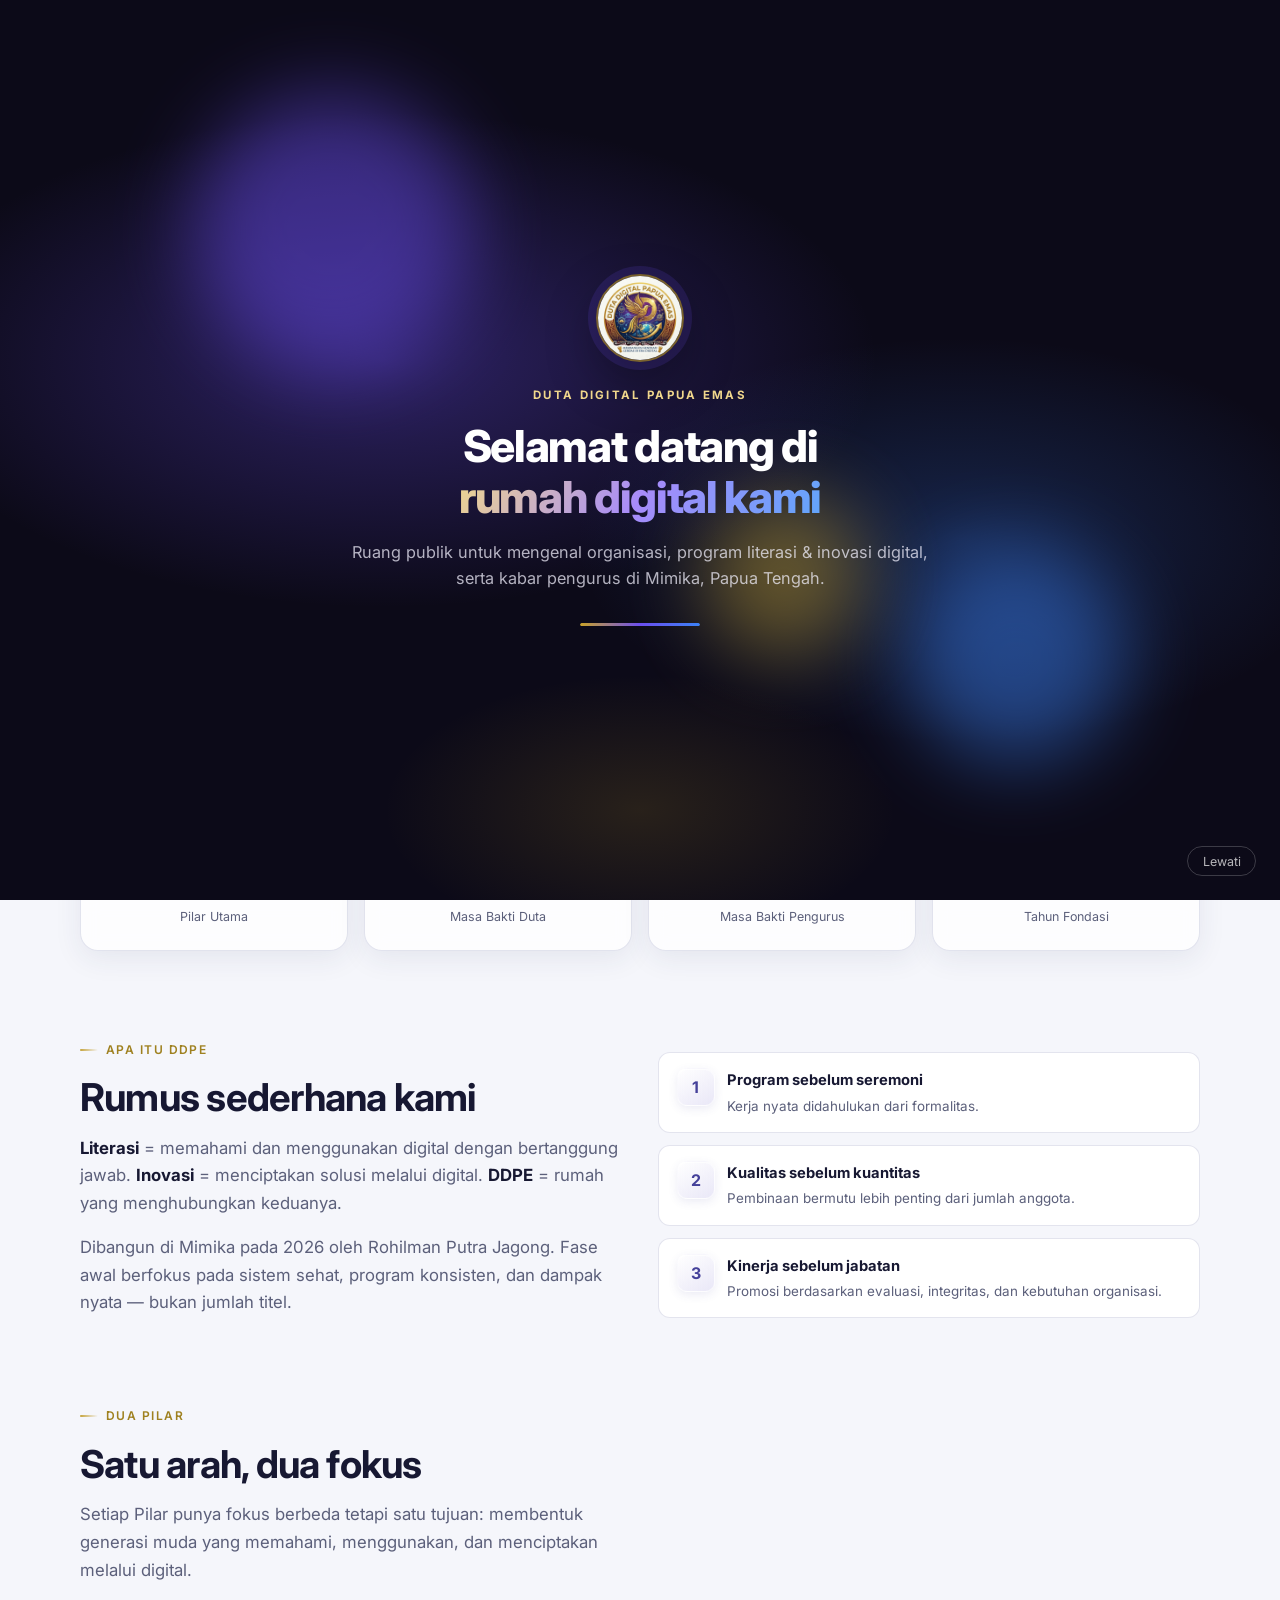
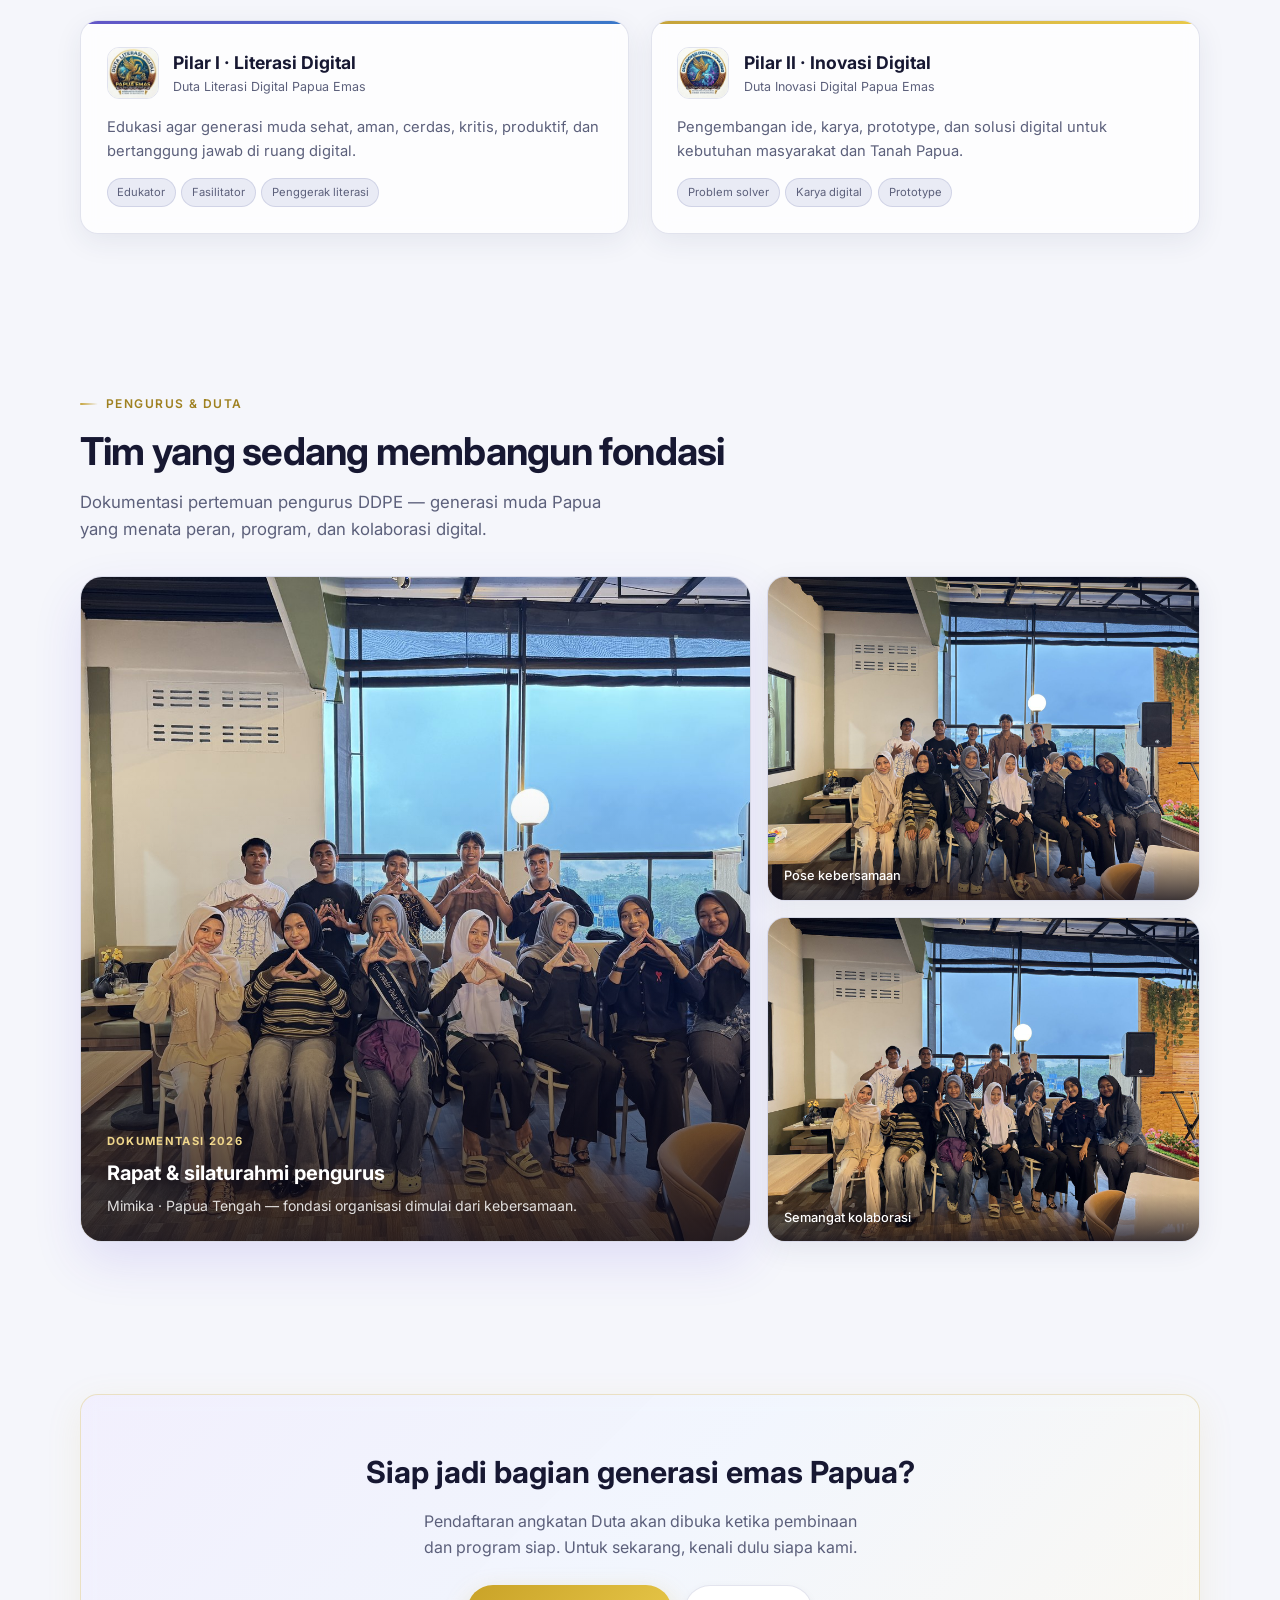
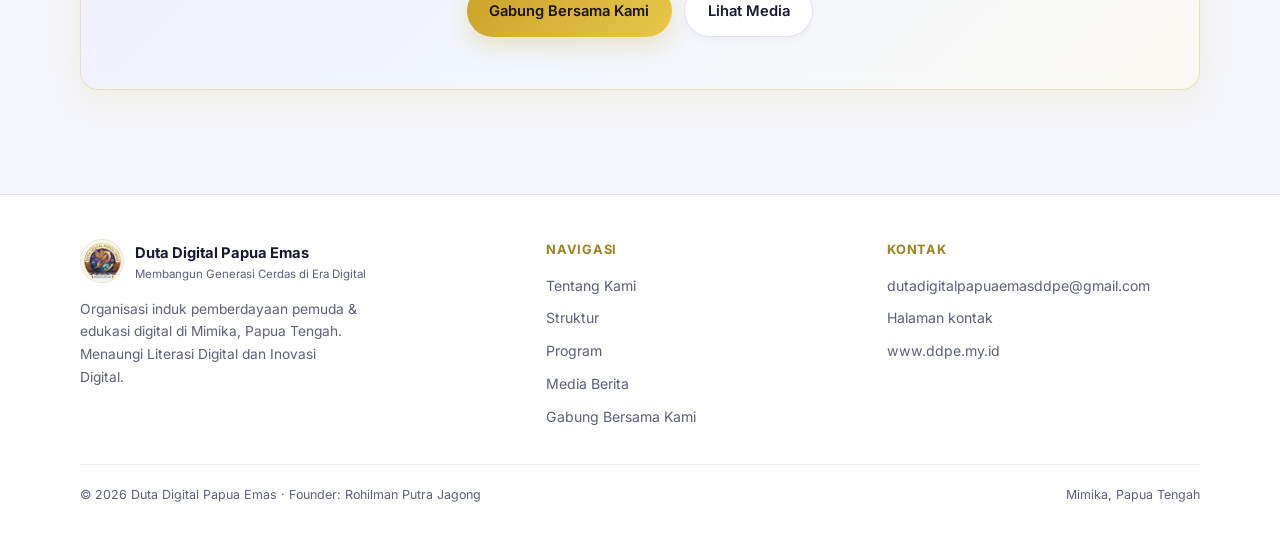
<file: index.html>
<!DOCTYPE html>
<html lang="id">
<head>
  <meta charset="UTF-8" />
  <meta name="viewport" content="width=device-width, initial-scale=1.0" />
  <title>Duta Digital Papua Emas (DDPE) | Komunitas Pemuda Papua oleh Rohilman Putra Jagong</title>
  <meta name="description" content="Duta Digital Papua Emas (DDPE) adalah komunitas pemuda Papua di Mimika yang digagas oleh Rohilman Putra Jagong, dengan fokus pada literasi digital, inovasi, dan pemberdayaan generasi muda untuk tumbuh cerdas, kreatif, dan berdaya di era digital." />
  <meta name="keywords" content="Duta Digital Papua Emas, DDPE, Rohilman Putra Jagong, komunitas pemuda Papua, literasi digital Papua, inovasi digital Mimika, organisasi pemuda Papua, pemberdayaan generasi muda Papua" />
  <meta name="robots" content="index, follow" />
  <link rel="canonical" href="https://ddpe.my.id/" />
  <meta property="og:type" content="website" />
  <meta property="og:url" content="https://ddpe.my.id/" />
  <meta property="og:title" content="Duta Digital Papua Emas (DDPE) | Komunitas Pemuda Papua oleh Rohilman Putra Jagong" />
  <meta property="og:description" content="Duta Digital Papua Emas (DDPE) adalah komunitas pemuda Papua di Mimika yang digagas oleh Rohilman Putra Jagong, dengan fokus pada literasi digital, inovasi, dan pemberdayaan generasi muda untuk tumbuh cerdas, kreatif, dan berdaya di era digital." />
  <meta property="og:image" content="https://ddpe.my.id/assets/logo-ddpe.jpg" />
  <link rel="icon" href="assets/logo-ddpe.jpg" />
  <link rel="preconnect" href="https://fonts.googleapis.com" />
  <link rel="preconnect" href="https://fonts.gstatic.com" crossorigin />
  <link href="https://fonts.googleapis.com/css2?family=Inter:wght@400;500;600;700;800&display=swap" rel="stylesheet" />
  <link rel="stylesheet" href="css/main.css" />
  <script>!function(){var e=localStorage.getItem("ddpe-theme")||"system",t=e==="dark"||e==="system"&&matchMedia("(prefers-color-scheme: dark)").matches;document.documentElement.classList.toggle("dark",t)}();</script>
</head>
<body class="intro-active bg-slate-50 text-slate-900 dark:bg-slate-900 dark:text-white">
  <div class="bg-layer"></div>
  <div class="bg-noise"></div>

  <!-- INTRO MOTION -->
  <div class="intro-overlay" id="introOverlay" aria-hidden="false">
    <div class="intro-bg"></div>
    <div class="intro-orb o1"></div>
    <div class="intro-orb o2"></div>
    <div class="intro-orb o3"></div>
    <div class="intro-content">
      <img src="assets/logo-ddpe.jpg" alt="" class="intro-logo" />
      <div class="intro-label">Duta Digital Papua Emas</div>
      <h1 class="intro-title">Selamat datang di<br /><span>rumah digital kami</span></h1>
      <p class="intro-sub">Ruang publik untuk mengenal organisasi, program literasi &amp; inovasi digital, serta kabar pengurus di Mimika, Papua Tengah.</p>
      <div class="intro-bar"><i></i></div>
    </div>
    <button type="button" class="intro-skip" id="introSkip">Lewati</button>
  </div>


  <nav class="navbar sticky top-0 z-50 border-b border-black/10 bg-white/45 backdrop-blur-md dark:border-white/10 dark:bg-slate-950/45" id="navbar">
    <div class="container nav-inner">
      <a href="index.html" class="nav-brand">
        <img src="assets/logo-ddpe.jpg" alt="Logo DDPE" />
        <div>DUTA DIGITAL<span>PAPUA EMAS</span></div>
      </a>
      <button class="nav-toggle" id="navToggle" aria-label="Menu" aria-expanded="false">
        <span></span><span></span><span></span>
      </button>
      <div class="nav-links" id="navLinks">
        <a href="index.html" class="active">Beranda</a>
        <a href="tentang.html">Tentang</a>
        <a href="struktur.html">Struktur</a>
        <a href="program.html">Program</a>
        <a href="kegiatan.html">Kegiatan</a>
        <a href="media.html">Media</a>
        <a href="berita.html">Berita</a>
        <a href="gabung.html" class="btn-join">Gabung</a>
        <a href="kontak.html" class="btn-nav">Kontak</a>
      </div>
      <div id="theme-toggle-container"></div>
    </div>
  </nav>

  <header class="hero">
    <div class="container hero-grid">
      <div>
        <div class="hero-badge reveal">Mimika · Papua Tengah · 2026</div>
        <h1 class="reveal reveal-delay-1 text-slate-900 dark:text-white">
          Membangun generasi muda Papua yang<br />
          <span class="line-accent">cakap, bijak, dan inovatif.</span>
        </h1>
        <p class="hero-desc reveal reveal-delay-2 text-slate-600 dark:text-slate-300">
          Duta Digital Papua Emas (DDPE) adalah komunitas pemuda Papua yang digagas oleh Rohilman Putra Jagong,
          dengan fokus pada literasi digital, inovasi, dan pemberdayaan generasi muda. Kami menjadi wadah bagi anak muda
          di Mimika dan Papua Tengah untuk belajar teknologi, membangun kemampuan digital, serta menciptakan solusi nyata
          untuk masyarakat.
        </p>
        <div class="hero-actions reveal reveal-delay-3">
          <a href="tentang.html" class="btn btn-primary text-white">Kenali DDPE</a>
          <a href="gabung.html" class="btn btn-gold text-slate-900">Gabung Bersama Kami</a>
        </div>
      </div>
      <div class="hero-visual reveal reveal-delay-2">
        <div class="hero-logo-ring">
          <div class="hero-logo-ring-inner">
            <img src="assets/logo-ddpe.jpg" alt="Duta Digital Papua Emas" />
          </div>
        </div>
        <div class="float-card p1">
          <img src="assets/logo-pilar1-literasi.jpg" alt="Pilar Literasi" />
          <div><div class="tag">Pilar I</div>Literasi Digital</div>
        </div>
        <div class="float-card p2">
          <img src="assets/logo-pilar2-inovasi.jpg" alt="Pilar Inovasi" />
          <div><div class="tag">Pilar II</div>Inovasi Digital</div>
        </div>
      </div>
    </div>
  </header>
<section class="container">
    <div class="stats-strip">
    <div class="stat-card glass bg-white/40 backdrop-blur-md border border-black/10 rounded-2xl shadow-sm dark:bg-slate-900/40 dark:border-white/10 reveal"><div class="stat-num">2</div><div class="stat-label text-slate-600 dark:text-slate-300">Pilar Utama</div></div>
    <div class="stat-card glass bg-white/40 backdrop-blur-md border border-black/10 rounded-2xl shadow-sm dark:bg-slate-900/40 dark:border-white/10 reveal reveal-delay-1"><div class="stat-num">6 bln</div><div class="stat-label text-slate-600 dark:text-slate-300">Masa Bakti Duta</div></div>
    <div class="stat-card glass bg-white/40 backdrop-blur-md border border-black/10 rounded-2xl shadow-sm dark:bg-slate-900/40 dark:border-white/10 reveal reveal-delay-2"><div class="stat-num">1 thn</div><div class="stat-label text-slate-600 dark:text-slate-300">Masa Bakti Pengurus</div></div>
    <div class="stat-card glass bg-white/40 backdrop-blur-md border border-black/10 rounded-2xl shadow-sm dark:bg-slate-900/40 dark:border-white/10 reveal reveal-delay-3"><div class="stat-num">2026</div><div class="stat-label text-slate-600 dark:text-slate-300">Tahun Fondasi</div></div>
    </div>
  </section>

  <section class="section">
    <div class="container dual-grid">
      <div class="reveal">
        <div class="section-label">Apa itu DDPE</div>
        <h2 class="section-title text-slate-900 dark:text-white">Rumus sederhana kami</h2>
        <p class="section-desc text-slate-600 dark:text-slate-300" style="margin-bottom:1rem;">
          <strong style="color:var(--text);">Literasi</strong> = memahami dan menggunakan digital dengan bertanggung jawab.
          <strong style="color:var(--text);"> Inovasi</strong> = menciptakan solusi melalui digital.
          <strong style="color:var(--text);"> DDPE</strong> = rumah yang menghubungkan keduanya.
        </p>
        <p class="section-desc text-slate-600 dark:text-slate-300">Dibangun di Mimika pada 2026 oleh Rohilman Putra Jagong. Fase awal berfokus pada sistem sehat, program konsisten, dan dampak nyata — bukan jumlah titel.</p>
      </div>
      <div class="reveal reveal-delay-2">
        <div class="feature-list">
          <div class="feature-item bg-white/40 backdrop-blur-md border border-black/10 rounded-2xl shadow-sm dark:bg-slate-900/40 dark:border-white/10"><div class="feature-icon">1</div><div><strong class="text-slate-900 dark:text-white">Program sebelum seremoni</strong><p class="text-slate-600 dark:text-slate-300">Kerja nyata didahulukan dari formalitas.</p></div></div>
          <div class="feature-item bg-white/40 backdrop-blur-md border border-black/10 rounded-2xl shadow-sm dark:bg-slate-900/40 dark:border-white/10"><div class="feature-icon">2</div><div><strong class="text-slate-900 dark:text-white">Kualitas sebelum kuantitas</strong><p class="text-slate-600 dark:text-slate-300">Pembinaan bermutu lebih penting dari jumlah anggota.</p></div></div>
          <div class="feature-item bg-white/40 backdrop-blur-md border border-black/10 rounded-2xl shadow-sm dark:bg-slate-900/40 dark:border-white/10"><div class="feature-icon">3</div><div><strong class="text-slate-900 dark:text-white">Kinerja sebelum jabatan</strong><p class="text-slate-600 dark:text-slate-300">Promosi berdasarkan evaluasi, integritas, dan kebutuhan organisasi.</p></div></div>
        </div>
      </div>
    </div>
  </section>

  <section class="section" style="padding-top:0;">
    <div class="container">
      <div class="reveal">
        <div class="section-label">Dua Pilar</div>
        <h2 class="section-title text-slate-900 dark:text-white">Satu arah, dua fokus</h2>
        <p class="section-desc text-slate-600 dark:text-slate-300">Setiap Pilar punya fokus berbeda tetapi satu tujuan: membentuk generasi muda yang memahami, menggunakan, dan menciptakan melalui digital.</p>
      </div>
      <div class="pilar-grid">
        <article class="pilar-card glass bg-white/40 backdrop-blur-md border border-black/10 rounded-2xl shadow-sm dark:bg-slate-900/40 dark:border-white/10 tilt reveal reveal-delay-1">
          <div class="pilar-head">
            <img src="assets/logo-pilar1-literasi.jpg" alt="Pilar 1" />
            <div><h3>Pilar I · Literasi Digital</h3><div class="sub">Duta Literasi Digital Papua Emas</div></div>
          </div>
          <p>Edukasi agar generasi muda sehat, aman, cerdas, kritis, produktif, dan bertanggung jawab di ruang digital.</p>
          <div class="pilar-roles"><span>Edukator</span><span>Fasilitator</span><span>Penggerak literasi</span></div>
        </article>
        <article class="pilar-card glass gold bg-white/40 backdrop-blur-md border border-black/10 rounded-2xl shadow-sm dark:bg-slate-900/40 dark:border-white/10 tilt reveal reveal-delay-2">
          <div class="pilar-head">
            <img src="assets/logo-pilar2-inovasi.jpg" alt="Pilar 2" />
            <div><h3>Pilar II · Inovasi Digital</h3><div class="sub">Duta Inovasi Digital Papua Emas</div></div>
          </div>
          <p>Pengembangan ide, karya, prototype, dan solusi digital untuk kebutuhan masyarakat dan Tanah Papua.</p>
          <div class="pilar-roles"><span>Problem solver</span><span>Karya digital</span><span>Prototype</span></div>
        </article>
      </div>
    </div>
  </section>

  <!-- TIM DDPE -->
  <section class="team-section">
    <div class="container">
      <div class="reveal">
        <div class="section-label">Pengurus &amp; Duta</div>
        <h2 class="section-title">Tim yang sedang membangun fondasi</h2>
        <p class="section-desc">Dokumentasi pertemuan pengurus DDPE — generasi muda Papua yang menata peran, program, dan kolaborasi digital.</p>
      </div>
      <div class="team-showcase bg-white/40 backdrop-blur-md border border-black/10 rounded-2xl shadow-sm dark:bg-slate-900/40 dark:border-white/10 reveal reveal-delay-1">
        <div class="team-main">
          <img src="assets/tim-ddpe-1.jpg" alt="Tim Duta Digital Papua Emas" loading="lazy" />
          <div class="overlay">
            <div class="tag">Dokumentasi 2026</div>
            <h3>Rapat &amp; silaturahmi pengurus</h3>
            <p>Mimika · Papua Tengah — fondasi organisasi dimulai dari kebersamaan.</p>
          </div>
        </div>
        <div class="team-side">
          <figure>
            <img src="assets/tim-ddpe-2.jpg" alt="Pengurus DDPE" loading="lazy" />
            <figcaption>Pose kebersamaan</figcaption>
          </figure>
          <figure>
            <img src="assets/tim-ddpe-3.jpg" alt="Pengurus DDPE" loading="lazy" />
            <figcaption>Semangat kolaborasi</figcaption>
          </figure>
        </div>
      </div>
    </div>
  </section>

<section class="section">
    <div class="container">
      <div class="cta-band glass glass-gold bg-white/40 backdrop-blur-md border border-black/10 rounded-2xl shadow-sm dark:bg-slate-900/40 dark:border-white/10 reveal">
        <h2>Siap jadi bagian generasi emas Papua?</h2>
        <p>Pendaftaran angkatan Duta akan dibuka ketika pembinaan dan program siap. Untuk sekarang, kenali dulu siapa kami.</p>
        <div class="hero-actions">
          <a href="gabung.html" class="btn btn-gold">Gabung Bersama Kami</a>
          <a href="media.html" class="btn btn-ghost">Lihat Media</a>
        </div>
      </div>
    </div>
  </section>


  <footer class="footer">
    <div class="container">
      <div class="footer-grid">
        <div>
          <div class="footer-brand">
            <img src="assets/logo-ddpe.jpg" alt="DDPE" />
            <div>
              <strong>Duta Digital Papua Emas</strong>
              <span>Membangun Generasi Cerdas di Era Digital</span>
            </div>
          </div>
          <p>Organisasi induk pemberdayaan pemuda &amp; edukasi digital di Mimika, Papua Tengah. Menaungi Literasi Digital dan Inovasi Digital.</p>
        </div>
        <div>
          <h4>Navigasi</h4>
          <ul>
            <li><a href="tentang.html">Tentang Kami</a></li>
            <li><a href="struktur.html">Struktur</a></li>
            <li><a href="program.html">Program</a></li>
            <li><a href="media.html">Media</a>
        <a href="berita.html">Berita</a></li>
            <li><a href="gabung.html">Gabung Bersama Kami</a></li>
          </ul>
        </div>
        <div>
          <h4>Kontak</h4>
          <ul>
            <li><a href="mailto:dutadigitalpapuaemasddpe@gmail.com">dutadigitalpapuaemasddpe@gmail.com</a></li>
            <li><a href="kontak.html">Halaman kontak</a></li>
            <li><a href="https://www.ddpe.my.id">www.ddpe.my.id</a></li>
          </ul>
        </div>
      </div>
      <div class="footer-bottom">
        <span>© 2026 Duta Digital Papua Emas · Founder: Rohilman Putra Jagong</span>
        <span>Mimika, Papua Tengah</span>
      </div>
    </div>
  </footer>
  <script type="application/ld+json">
    {
      "@context": "https://schema.org",
      "@type": "Organization",
      "name": "Duta Digital Papua Emas",
      "alternateName": "DDPE",
      "url": "https://ddpe.my.id",
      "logo": "https://ddpe.my.id/assets/logo-ddpe.jpg",
      "description": "Komunitas pemuda Papua di Mimika yang mendorong literasi digital, inovasi, dan pemberdayaan generasi muda di era digital.",
      "areaServed": "Mimika, Papua Tengah",
      "address": {
        "@type": "PostalAddress",
        "addressLocality": "Mimika",
        "addressRegion": "Papua Tengah",
        "addressCountry": "ID"
      },
      "sameAs": [
        "https://ddpe.my.id",
        "https://www.ddpe.my.id"
      ]
    }
  </script>
  <script src="js/theme.js" defer></script>
  <script src="js/main.js"></script>

  <script>
    (function () {
      var overlay = document.getElementById("introOverlay");
      if (!overlay) return;
      var skip = document.getElementById("introSkip");
      var done = false;
      function finish() {
        if (done) return;
        done = true;
        overlay.classList.add("is-done");
        document.body.classList.remove("intro-active");
        overlay.setAttribute("aria-hidden", "true");
        try { sessionStorage.setItem("ddpe_intro_seen", "1"); } catch (e) {}
      }
      // Show every visit briefly, or skip if already seen this session
      try {
        if (sessionStorage.getItem("ddpe_intro_seen") === "1") {
          overlay.classList.add("is-done");
          document.body.classList.remove("intro-active");
          return;
        }
      } catch (e) {}
      if (skip) skip.addEventListener("click", finish);
      setTimeout(finish, 3400);
    })();
  </script>

</body>
</html>
</file>
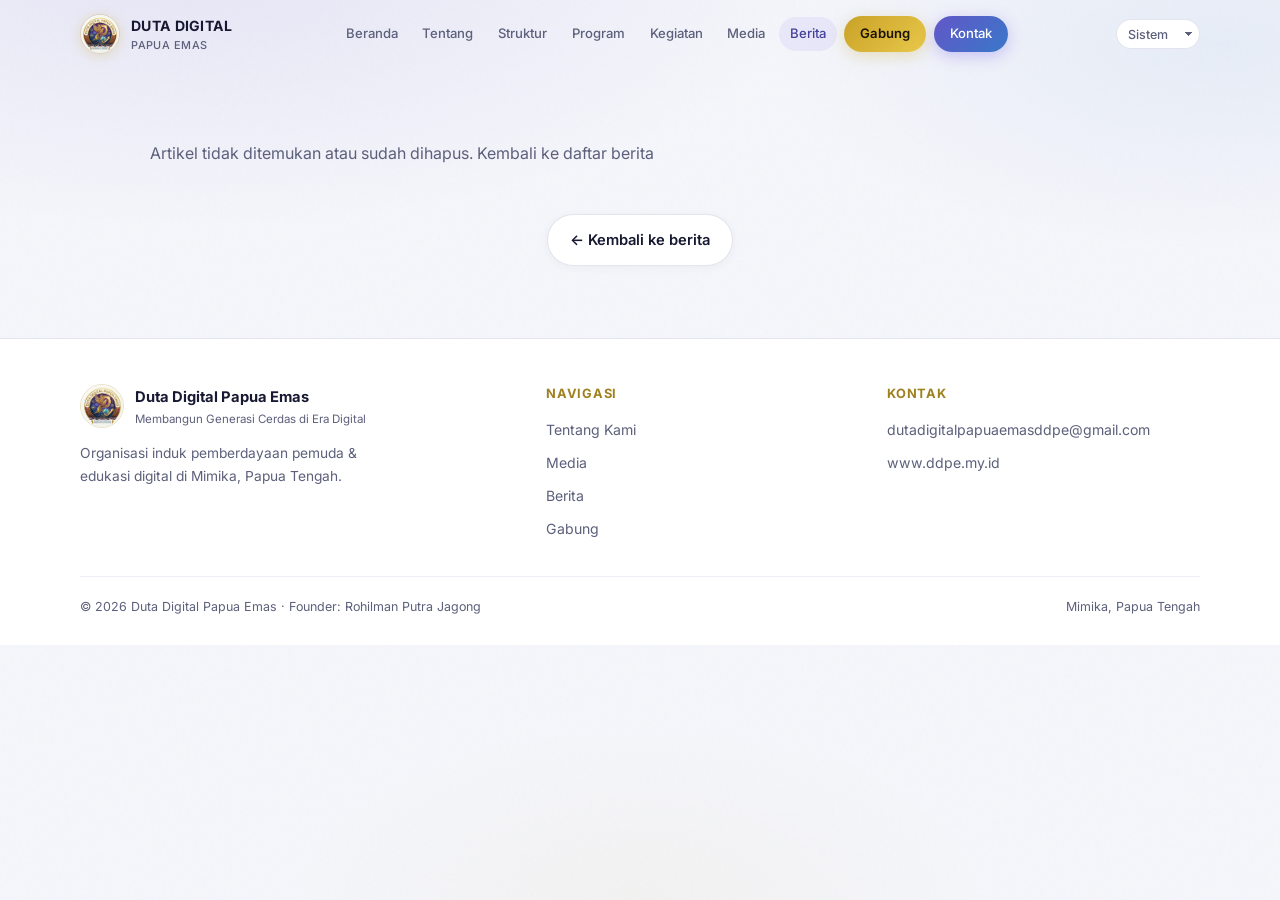
<file: artikel.html>
<!DOCTYPE html>
<html lang="id">
<head>
  <meta charset="UTF-8" />
  <meta name="viewport" content="width=device-width, initial-scale=1.0" />
  <title>Artikel · Duta Digital Papua Emas</title>
  <meta name="description" content="Artikel resmi DDPE" />
  <link rel="canonical" href="https://ddpe.my.id/artikel.html" />
  <meta property="og:type" content="article" />
  <meta property="og:url" content="https://ddpe.my.id/artikel.html" />
  <meta property="og:title" content="Artikel · Duta Digital Papua Emas" />
  <meta property="og:description" content="Artikel resmi DDPE" />
  <meta property="og:image" content="https://ddpe.my.id/assets/logo-ddpe.jpg" />
  <link rel="icon" href="assets/logo-ddpe.jpg" />
  <link rel="preconnect" href="https://fonts.googleapis.com" />
  <link rel="preconnect" href="https://fonts.gstatic.com" crossorigin />
  <link href="https://fonts.googleapis.com/css2?family=Inter:wght@400;500;600;700;800&display=swap" rel="stylesheet" />
  <link rel="stylesheet" href="css/main.css" />
  <script>!function(){var e=localStorage.getItem("ddpe-theme")||"system",t=e==="dark"||e==="system"&&matchMedia("(prefers-color-scheme: dark)").matches;document.documentElement.classList.toggle("dark",t)}();</script>
</head>
<body>
  <div class="bg-layer"></div>
  <div class="bg-noise"></div>
  <nav class="navbar" id="navbar">
    <div class="container nav-inner">
      <a href="index.html" class="nav-brand">
        <img src="assets/logo-ddpe.jpg" alt="Logo DDPE" />
        <div>DUTA DIGITAL<span>PAPUA EMAS</span></div>
      </a>
      <button class="nav-toggle" id="navToggle" aria-label="Menu"><span></span><span></span><span></span></button>
      <div class="nav-links" id="navLinks">
        <a href="index.html">Beranda</a>
        <a href="tentang.html">Tentang</a>
        <a href="struktur.html">Struktur</a>
        <a href="program.html">Program</a>
        <a href="kegiatan.html">Kegiatan</a>
        <a href="media.html">Media</a>
        <a href="berita.html" class="active">Berita</a>
        <a href="gabung.html" class="btn-join">Gabung</a>
        <a href="kontak.html" class="btn-nav">Kontak</a>
      </div>
      <div id="theme-toggle-container"></div>
    </div>
  </nav>

  <div class="article-wrap">
    <div class="container">
      <main id="articleRoot" class="article-layout">
        <p style="color:var(--text-muted);">Memuat artikel...</p>
      </main>
      <div style="text-align:center;margin-top:1.75rem;">
        <a href="berita.html" class="btn btn-ghost">← Kembali ke berita</a>
      </div>
    </div>
  </div>

  <footer class="footer">
    <div class="container">
      <div class="footer-grid">
        <div>
          <div class="footer-brand">
            <img src="assets/logo-ddpe.jpg" alt="DDPE" />
            <div>
              <strong>Duta Digital Papua Emas</strong>
              <span>Membangun Generasi Cerdas di Era Digital</span>
            </div>
          </div>
          <p>Organisasi induk pemberdayaan pemuda &amp; edukasi digital di Mimika, Papua Tengah.</p>
        </div>
        <div>
          <h4>Navigasi</h4>
          <ul>
            <li><a href="tentang.html">Tentang Kami</a></li>
            <li><a href="media.html">Media</a></li>
            <li><a href="berita.html">Berita</a></li>
            <li><a href="gabung.html">Gabung</a></li>
          </ul>
        </div>
        <div>
          <h4>Kontak</h4>
          <ul>
            <li><a href="mailto:dutadigitalpapuaemasddpe@gmail.com">dutadigitalpapuaemasddpe@gmail.com</a></li>
            <li><a href="https://www.ddpe.my.id">www.ddpe.my.id</a></li>
          </ul>
        </div>
      </div>
      <div class="footer-bottom">
        <span>© 2026 Duta Digital Papua Emas · Founder: Rohilman Putra Jagong</span>
        <span>Mimika, Papua Tengah</span>
      </div>
    </div>
  </footer>
  <script src="js/news-config.js"></script>
  <script src="js/news-store.js"></script>
  <script src="js/article-engagement.js"></script>
  <script src="js/theme.js" defer></script>
  <script src="js/main.js"></script>
  <script>
    (function () {
      var params = new URLSearchParams(location.search);
      var id = params.get("id") || "";
      var root = document.getElementById("articleRoot");
      var escapeHtml = function (value) {
        return String(value || "").replace(/&/g, "&amp;").replace(/</g, "&lt;").replace(/>/g, "&gt;").replace(/"/g, "&quot;");
      };
      var safeUrl = function (value) {
        var url = String(value || "");
        if (!url) return "";
        if (/^(https?:|data:image\/|\/)/i.test(url)) return url.replace(/'/g, "%27");
        return url.replace(/^\.\//, "").replace(/'/g, "%27");
      };
      var imageUrlOf = function (article) {
        var fields = [
          article && article.coverImage,
          article && article.cover_image,
          article && article.image,
          article && article.thumbnail,
          article && article.image_url,
          article && article.cover,
          article && article.gambar
        ];
        for (var fieldIndex = 0; fieldIndex < fields.length; fieldIndex += 1) {
          if (typeof fields[fieldIndex] === "string" && fields[fieldIndex].trim()) return fields[fieldIndex].trim();
        }
        return DDPENews.coverOf(article, 0);
      };
      var readingTime = function (body) {
        var words = String(body || "").replace(/<[^>]+>/g, " ").trim().split(/\s+/).filter(Boolean).length;
        return Math.max(1, Math.ceil(words / 200));
      };
      var formatCommentDate = function (date) {
        return new Date(date).toLocaleDateString("id-ID", { day: "numeric", month: "long", year: "numeric" });
      };
      var relatedCards = function (article) {
        return DDPENews.allPublished().filter(function (item) { return item.id !== article.id; }).slice(0, 3).map(function (item, index) {
          return '<a class="related-card" href="artikel.html?id=' + encodeURIComponent(item.id) + '">' +
            '<img src="' + escapeHtml(safeUrl(DDPENews.coverOf(item, index + 1))) + '" alt="" loading="lazy">' +
            '<span>' + escapeHtml(item.categoryLabel || "Berita") + '</span><h3>' + escapeHtml(item.title) + '</h3>' +
            '<small>' + escapeHtml(DDPENews.formatDate(item.publishedAt)) + '</small></a>';
        }).join("");
      };
      var renderEngagement = function (article) {
        var articleId = escapeHtml(article.id);
        var section = document.getElementById("engagementRoot");
        var comments = document.getElementById("commentsRoot");
        var likeCount = document.getElementById("likeCount");
        var likeButton = document.getElementById("likeButton");
        var commentList = document.getElementById("commentList");
        var commentForm = document.getElementById("commentForm");
        var liked = DDPEEngagement.hasLiked(article.id);
        var count = 0;
        if (!section || !comments) return;
        DDPEngagement.getLikes(article.id).then(function (value) {
          count = value; likeCount.textContent = String(count); likeButton.classList.toggle("is-liked", liked);
        }).catch(function () { likeCount.textContent = "0"; });
        likeButton.addEventListener("click", function () {
          var nextLiked = !liked;
          liked = nextLiked; count = Math.max(0, count + (nextLiked ? 1 : -1));
          likeCount.textContent = String(count); likeButton.classList.toggle("is-liked", liked);
          DDPEngagement.toggleLike(article.id, nextLiked).catch(function () {
            liked = !nextLiked; count = Math.max(0, count + (nextLiked ? -1 : 1));
            likeCount.textContent = String(count); likeButton.classList.toggle("is-liked", liked);
          });
        });
        var renderComments = function (items) {
          if (!items.length) { commentList.innerHTML = '<p class="comment-empty">Jadilah yang pertama berkomentar di artikel ini.</p>'; return; }
          commentList.innerHTML = items.map(function (item) {
            return '<article class="comment-item"><strong>' + escapeHtml(item.user_name) + '</strong><time datetime="' + escapeHtml(item.created_at) + '">' + formatCommentDate(item.created_at) + '</time><p>' + escapeHtml(item.comment_text) + '</p></article>';
          }).join("");
        };
        DDPEngagement.getComments(article.id).then(renderComments).catch(function () { renderComments([]); });
        commentForm.addEventListener("submit", function (event) {
          event.preventDefault();
          var submit = commentForm.querySelector("button[type=submit]");
          var name = commentForm.elements.user_name.value.trim();
          var text = commentForm.elements.comment_text.value.trim();
          if (!name || !text) return;
          submit.disabled = true; submit.textContent = "Mengirim...";
          DDPEngagement.addComment(article.id, name, text).then(function (newComment) {
            commentForm.reset(); return DDPEngagement.getComments(article.id).then(renderComments);
          }).catch(function () { alert("Komentar belum dapat dikirim. Silakan coba lagi."); }).finally(function () { submit.disabled = false; submit.textContent = "Kirim Komentar"; });
        });
      };
      DDPENews.byIdAsync(id).then(function (a) {
        if (!a) {
          root.innerHTML = '<p class="article-not-found">Artikel tidak ditemukan atau sudah dihapus. <a href="berita.html">Kembali ke daftar berita</a></p>';
          return;
        }
        document.title = a.title + " · DDPE";
        var cover = safeUrl(imageUrlOf(a)) || "assets/tim-ddpe-banner.jpg";
        root.innerHTML =
          '<article class="article-formal"><nav class="article-breadcrumb"><a href="index.html">Beranda</a><span>/</span><a href="berita.html">Berita</a><span>/</span><strong>' + escapeHtml(a.categoryLabel || "Rilis") + '</strong></nav>' +
          '<div class="article-kicker">' + escapeHtml(a.categoryLabel || "Rilis") + '</div><h1>' + escapeHtml(a.title) + '</h1>' +
          '<div class="article-meta"><strong>Tim Media DDPE</strong><span>' + escapeHtml(DDPENews.formatDate(a.publishedAt)) + '</span><span>' + readingTime(a.body) + ' menit baca</span></div>' +
          '<figure class="article-hero"><img class="article-hero-image" src="' + escapeHtml(cover) + '" alt="' + escapeHtml(a.title) + '" data-article-image><figcaption>Dokumentasi dan arsip resmi Duta Digital Papua Emas.</figcaption></figure>' +
          (a.excerpt ? '<p class="article-lead">' + escapeHtml(a.excerpt) + '</p>' : '') + '<div class="article-body">' + a.body + '</div>' +
          (a.sourceUrl ? '<p class="article-source">Sumber lengkap: <a href="' + escapeHtml(a.sourceUrl) + '" target="_blank" rel="noopener">' + escapeHtml(a.sourceName || "Baca sumber asli") + '</a></p>' : '') +
          '<section id="engagementRoot" class="article-engagement"><div class="share-bar"><span>Bagikan artikel</span><button type="button" data-share="whatsapp">WhatsApp</button><button type="button" data-share="facebook">Facebook</button><button type="button" data-share="x">X</button><button type="button" data-share="linkedin">LinkedIn</button><button type="button" data-copy>Salin Tautan</button></div><button type="button" id="likeButton" class="like-button">♡ Suka <b id="likeCount">0</b></button></section>' +
          '<section id="commentsRoot" class="comments-section"><h2>Komentar</h2><form id="commentForm" class="comment-form"><label>Nama Pengirim<input name="user_name" maxlength="80" required></label><label>Isi Komentar<textarea name="comment_text" rows="4" maxlength="2000" required></textarea></label><button type="submit" class="btn btn-primary">Kirim Komentar</button></form><div id="commentList" class="comment-list"></div></section></article>' +
          '<section class="related-section"><div class="section-label">Bacaan berikutnya</div><h2>Berita Terkait</h2><div class="related-grid">' + relatedCards(a) + '</div></section>';
        var hero = document.querySelector(".article-hero");
        var heroImage = document.querySelector(".article-hero-image");
        var defaultCover = "assets/tim-ddpe-banner.jpg";
        if (heroImage) {
          heroImage.addEventListener("error", function () {
            if (heroImage.src.indexOf(defaultCover) === -1) {
              heroImage.src = defaultCover;
              return;
            }
            if (hero) hero.hidden = true;
          });
        }
        document.querySelectorAll("[data-share]").forEach(function (button) {
          button.addEventListener("click", function () { var url = encodeURIComponent(location.href); var title = encodeURIComponent(a.title); var target = button.getAttribute("data-share"); var links = { whatsapp: "https://wa.me/?text=" + title + "%20" + url, facebook: "https://www.facebook.com/sharer/sharer.php?u=" + url, x: "https://twitter.com/intent/tweet?text=" + title + "&url=" + url, linkedin: "https://www.linkedin.com/sharing/share-offsite/?url=" + url }; if (target === "copy") return; window.open(links[target], "_blank", "noopener,noreferrer,width=640,height=520"); });
        });
        document.querySelector("[data-copy]").addEventListener("click", function (event) {
          var button = event.currentTarget;
          var copied = navigator.clipboard ? navigator.clipboard.writeText(location.href) : Promise.reject(new Error("Clipboard API unavailable"));
          copied.then(function () { button.textContent = "Tersalin!"; setTimeout(function () { button.textContent = "Salin Tautan"; }, 1800); }).catch(function () { button.textContent = "Salin manual"; setTimeout(function () { button.textContent = "Salin Tautan"; }, 1800); });
        });
        renderEngagement(a);
      });
    })();
  </script>
</body>
</html>
</file>
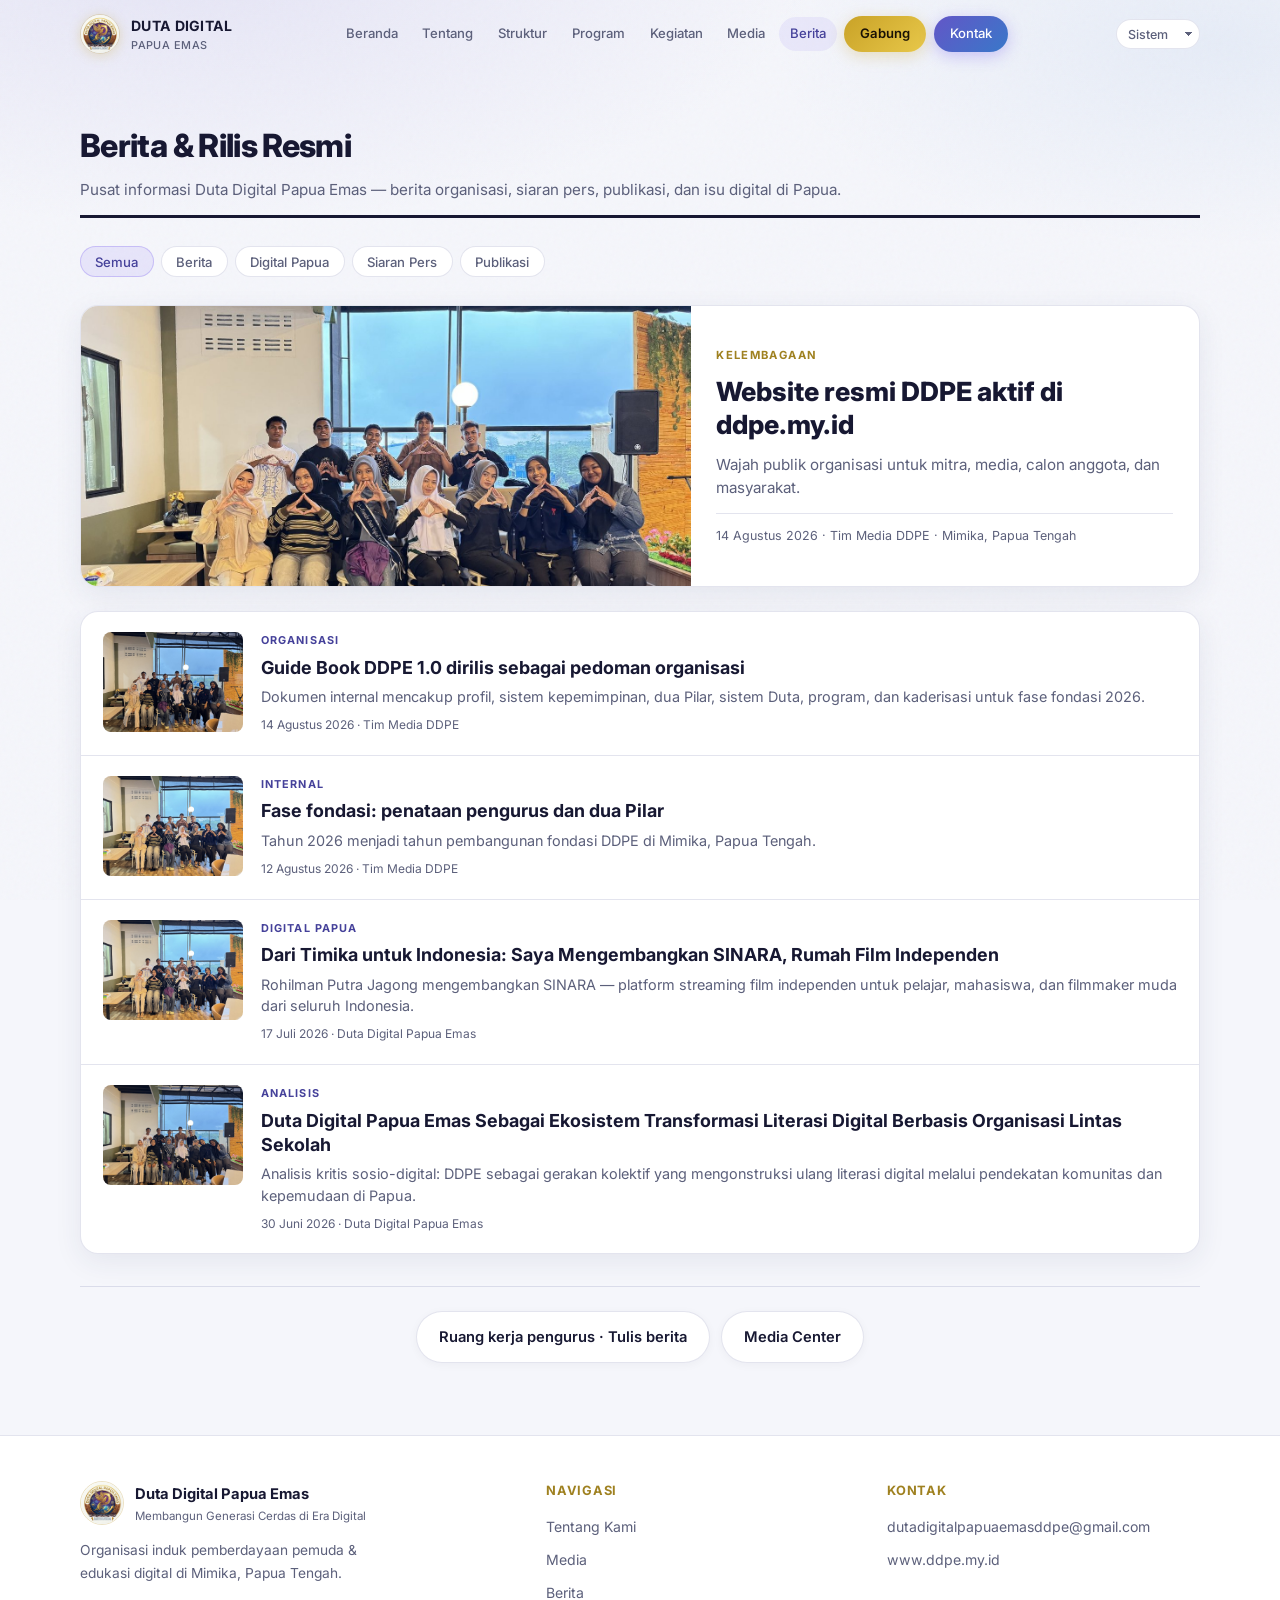
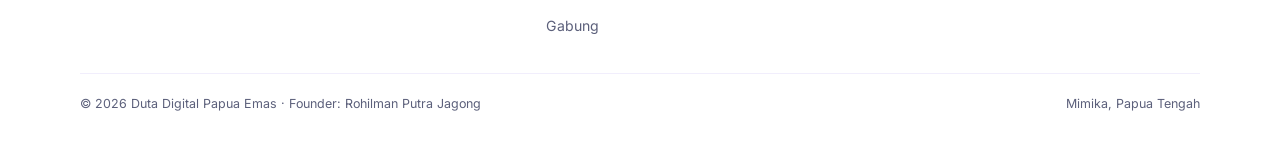
<file: berita.html>
<!DOCTYPE html>
<html lang="id">
<head>
  <meta charset="UTF-8" />
  <meta name="viewport" content="width=device-width, initial-scale=1.0" />
  <title>Berita · Duta Digital Papua Emas</title>
  <meta name="description" content="Berita resmi, siaran pers, dan laporan seputar DDPE serta literasi-inovasi digital di Papua." />
  <link rel="canonical" href="https://ddpe.my.id/berita.html" />
  <meta property="og:type" content="website" />
  <meta property="og:url" content="https://ddpe.my.id/berita.html" />
  <meta property="og:title" content="Berita · Duta Digital Papua Emas" />
  <meta property="og:description" content="Berita resmi, siaran pers, dan laporan seputar DDPE serta literasi-inovasi digital di Papua." />
  <meta property="og:image" content="https://ddpe.my.id/assets/logo-ddpe.jpg" />
  <link rel="icon" href="assets/logo-ddpe.jpg" />
  <link rel="preconnect" href="https://fonts.googleapis.com" />
  <link rel="preconnect" href="https://fonts.gstatic.com" crossorigin />
  <link href="https://fonts.googleapis.com/css2?family=Inter:wght@400;500;600;700;800&display=swap" rel="stylesheet" />
  <link rel="stylesheet" href="css/main.css" />
  <script>!function(){var e=localStorage.getItem("ddpe-theme")||"system",t=e==="dark"||e==="system"&&matchMedia("(prefers-color-scheme: dark)").matches;document.documentElement.classList.toggle("dark",t)}();</script>
</head>
<body>
  <div class="bg-layer"></div>
  <div class="bg-noise"></div>
  <nav class="navbar" id="navbar">
    <div class="container nav-inner">
      <a href="index.html" class="nav-brand">
        <img src="assets/logo-ddpe.jpg" alt="Logo DDPE" />
        <div>DUTA DIGITAL<span>PAPUA EMAS</span></div>
      </a>
      <button class="nav-toggle" id="navToggle" aria-label="Menu"><span></span><span></span><span></span></button>
      <div class="nav-links" id="navLinks">
        <a href="index.html">Beranda</a>
        <a href="tentang.html">Tentang</a>
        <a href="struktur.html">Struktur</a>
        <a href="program.html">Program</a>
        <a href="kegiatan.html">Kegiatan</a>
        <a href="media.html">Media</a>
        <a href="berita.html" class="active">Berita</a>
        <a href="gabung.html" class="btn-join">Gabung</a>
        <a href="kontak.html" class="btn-nav">Kontak</a>
      </div>
      <div id="theme-toggle-container"></div>
    </div>
  </nav>

  <div class="news-list-page">
    <div class="container">
      <header class="news-masthead">
        <h1>Berita &amp; Rilis Resmi</h1>
        <p class="deck">Pusat informasi Duta Digital Papua Emas — berita organisasi, siaran pers, publikasi, dan isu digital di Papua.</p>
      </header>

      <div class="news-filters" id="filters">
        <button type="button" data-cat="semua" class="active">Semua</button>
        <button type="button" data-cat="berita">Berita</button>
        <button type="button" data-cat="digital-papua">Digital Papua</button>
        <button type="button" data-cat="siaran-pers">Siaran Pers</button>
        <button type="button" data-cat="publikasi">Publikasi</button>
      </div>

      <div id="featuredRoot"></div>
      <div id="newsRoot" class="news-formal-list" style="display:none;"></div>
      <p id="newsEmpty" class="media-empty" style="display:none;">Belum ada berita pada kategori ini.</p>

      <div class="pengurus-bar">
        <a href="tulis-berita.html" class="btn btn-ghost">Ruang kerja pengurus · Tulis berita</a>
        <a href="media.html" class="btn btn-ghost">Media Center</a>
      </div>
    </div>
  </div>

  <footer class="footer">
    <div class="container">
      <div class="footer-grid">
        <div>
          <div class="footer-brand">
            <img src="assets/logo-ddpe.jpg" alt="DDPE" />
            <div>
              <strong>Duta Digital Papua Emas</strong>
              <span>Membangun Generasi Cerdas di Era Digital</span>
            </div>
          </div>
          <p>Organisasi induk pemberdayaan pemuda &amp; edukasi digital di Mimika, Papua Tengah.</p>
        </div>
        <div>
          <h4>Navigasi</h4>
          <ul>
            <li><a href="tentang.html">Tentang Kami</a></li>
            <li><a href="media.html">Media</a></li>
            <li><a href="berita.html">Berita</a></li>
            <li><a href="gabung.html">Gabung</a></li>
          </ul>
        </div>
        <div>
          <h4>Kontak</h4>
          <ul>
            <li><a href="mailto:dutadigitalpapuaemasddpe@gmail.com">dutadigitalpapuaemasddpe@gmail.com</a></li>
            <li><a href="https://www.ddpe.my.id">www.ddpe.my.id</a></li>
          </ul>
        </div>
      </div>
      <div class="footer-bottom">
        <span>© 2026 Duta Digital Papua Emas · Founder: Rohilman Putra Jagong</span>
        <span>Mimika, Papua Tengah</span>
      </div>
    </div>
  </footer>
  <script src="js/news-config.js"></script>
  <script src="js/news-store.js"></script>
  <script src="js/theme.js" defer></script>
  <script src="js/main.js"></script>
  <script>
    (function () {
      var featuredRoot = document.getElementById("featuredRoot");
      var root = document.getElementById("newsRoot");
      var empty = document.getElementById("newsEmpty");

      function escapeHtml(s) {
        return String(s || "")
          .replace(/&/g, "&amp;")
          .replace(/</g, "&lt;")
          .replace(/>/g, "&gt;")
          .replace(/"/g, "&quot;");
      }

      async function render(cat) {
        var list = await DDPENews.allPublishedAsync();
        if (cat && cat !== "semua") list = list.filter(function (article) { return article.category === cat; });
        featuredRoot.innerHTML = "";
        root.innerHTML = "";

        if (!list.length) {
          empty.style.display = "block";
          root.style.display = "none";
          featuredRoot.style.display = "none";
          return;
        }

        empty.style.display = "none";
        featuredRoot.style.display = "block";

        var top = list[0];
        var rest = list.slice(1);
        var topCover = DDPENews.coverOf(top, 0);

        var feat = document.createElement("a");
        feat.href = "artikel.html?id=" + encodeURIComponent(top.id);
        feat.className = "news-featured-formal";
        feat.innerHTML =
          '<div class="img-wrap" style="background-image:url(\'' + topCover + '\')"></div>' +
          '<div class="body">' +
            '<div class="cat">' + escapeHtml(top.categoryLabel || "Berita") + '</div>' +
            '<h2>' + escapeHtml(top.title) + '</h2>' +
            '<p>' + escapeHtml(top.excerpt || "") + '</p>' +
            '<div class="byline">' + escapeHtml(DDPENews.formatDate(top.publishedAt)) +
              ' · ' + escapeHtml(top.author || "") + ' · Mimika, Papua Tengah</div>' +
          '</div>';
        featuredRoot.appendChild(feat);

        if (!rest.length) {
          root.style.display = "none";
          return;
        }

        root.style.display = "flex";
        rest.forEach(function (a, i) {
          var cover = DDPENews.coverOf(a, i + 1);
          var el = document.createElement("a");
          el.href = "artikel.html?id=" + encodeURIComponent(a.id);
          el.className = "news-formal-item";
          el.innerHTML =
            '<img class="news-formal-thumb" src="' + cover + '" alt="" loading="lazy" />' +
            '<div>' +
              '<div class="cat">' + escapeHtml(a.categoryLabel || "Berita") + '</div>' +
              '<h3>' + escapeHtml(a.title) + '</h3>' +
              '<div class="excerpt">' + escapeHtml(a.excerpt || "") + '</div>' +
              '<div class="byline">' + escapeHtml(DDPENews.formatDate(a.publishedAt)) +
                ' · ' + escapeHtml(a.author || "") + '</div>' +
            '</div>';
          root.appendChild(el);
        });
      }

      document.getElementById("filters").addEventListener("click", function (e) {
        var btn = e.target.closest("button[data-cat]");
        if (!btn) return;
        document.querySelectorAll("#filters button").forEach(function (b) {
          b.classList.remove("active");
        });
        btn.classList.add("active");
        render(btn.getAttribute("data-cat"));
      });

      render("semua");
    })();
  </script>
</body>
</html>
</file>
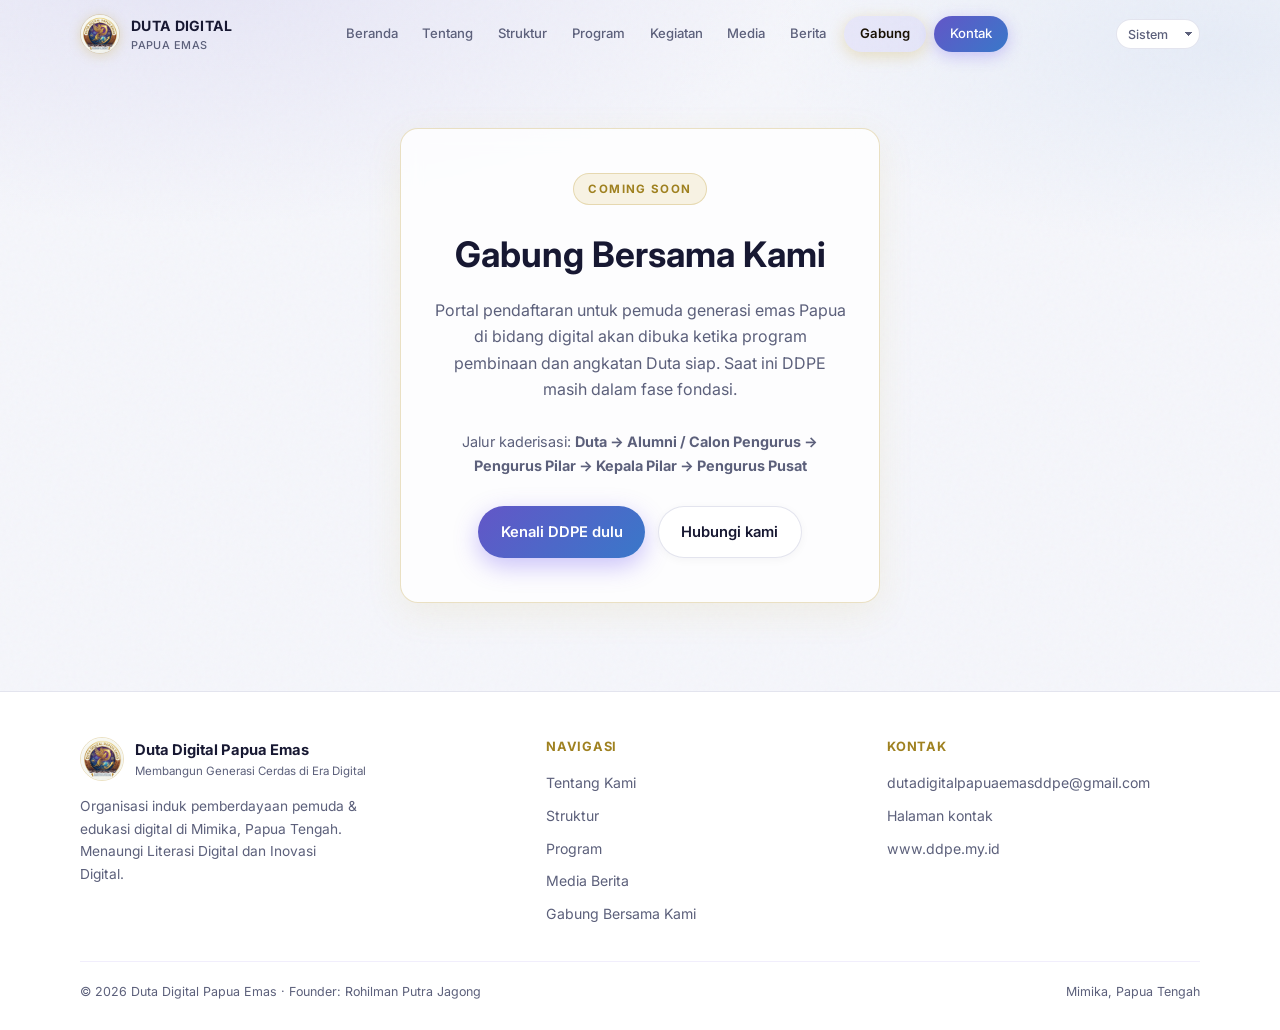
<file: gabung.html>
<!DOCTYPE html>
<html lang="id">
<head>
  <meta charset="UTF-8" />
  <meta name="viewport" content="width=device-width, initial-scale=1.0" />
  <title>Gabung Bersama Kami · Duta Digital Papua Emas</title>
  <meta name="description" content="Bergabung menjadi bagian generasi emas Papua di bidang digital bersama DDPE." />
  <link rel="canonical" href="https://ddpe.my.id/gabung.html" />
  <meta property="og:type" content="website" />
  <meta property="og:url" content="https://ddpe.my.id/gabung.html" />
  <meta property="og:title" content="Gabung Bersama Kami · Duta Digital Papua Emas" />
  <meta property="og:description" content="Bergabung menjadi bagian generasi emas Papua di bidang digital bersama DDPE." />
  <meta property="og:image" content="https://ddpe.my.id/assets/logo-ddpe.jpg" />
  <link rel="icon" href="assets/logo-ddpe.jpg" />
  <link rel="preconnect" href="https://fonts.googleapis.com" />
  <link rel="preconnect" href="https://fonts.gstatic.com" crossorigin />
  <link href="https://fonts.googleapis.com/css2?family=Inter:wght@400;500;600;700;800&display=swap" rel="stylesheet" />
  <link rel="stylesheet" href="css/main.css" />
  <script>!function(){var e=localStorage.getItem("ddpe-theme")||"system",t=e==="dark"||e==="system"&&matchMedia("(prefers-color-scheme: dark)").matches;document.documentElement.classList.toggle("dark",t)}();</script>
</head>
<body>
  <div class="bg-layer"></div>
  <div class="bg-noise"></div>

  <nav class="navbar" id="navbar">
    <div class="container nav-inner">
      <a href="index.html" class="nav-brand">
        <img src="assets/logo-ddpe.jpg" alt="Logo DDPE" />
        <div>
          DUTA DIGITAL
          <span>PAPUA EMAS</span>
        </div>
      </a>
      <button class="nav-toggle" id="navToggle" aria-label="Menu" aria-expanded="false">
        <span></span><span></span><span></span>
      </button>
      <div class="nav-links" id="navLinks">
        <a href="index.html">Beranda</a>
        <a href="tentang.html">Tentang</a>
        <a href="struktur.html">Struktur</a>
        <a href="program.html">Program</a>
        <a href="kegiatan.html">Kegiatan</a>
        <a href="media.html">Media</a>
        <a href="berita.html">Berita</a>
        <a href="gabung.html" class="btn-join active">Gabung</a>
        <a href="kontak.html" class="btn-nav">Kontak</a>
      </div>
      <div id="theme-toggle-container"></div>
    </div>
  </nav>

  <div class="coming-wrap">
    <div class="coming-box glass glass-gold reveal">
      <div class="badge-soon">Coming Soon</div>
      <h1>Gabung Bersama Kami</h1>
      <p>
        Portal pendaftaran untuk pemuda generasi emas Papua di bidang digital akan dibuka
        ketika program pembinaan dan angkatan Duta siap. Saat ini DDPE masih dalam fase fondasi.
      </p>
      <p style="font-size:0.9rem;margin-bottom:1.75rem;">
        Jalur kaderisasi: <strong>Duta → Alumni / Calon Pengurus → Pengurus Pilar → Kepala Pilar → Pengurus Pusat</strong>
      </p>
      <div class="hero-actions" style="justify-content:center;">
        <a href="tentang.html" class="btn btn-primary">Kenali DDPE dulu</a>
        <a href="kontak.html" class="btn btn-ghost">Hubungi kami</a>
      </div>
    </div>
  </div>

  <footer class="footer">
    <div class="container">
      <div class="footer-grid">
        <div>
          <div class="footer-brand">
            <img src="assets/logo-ddpe.jpg" alt="DDPE" />
            <div>
              <strong>Duta Digital Papua Emas</strong>
              <span>Membangun Generasi Cerdas di Era Digital</span>
            </div>
          </div>
          <p>Organisasi induk pemberdayaan pemuda &amp; edukasi digital di Mimika, Papua Tengah. Menaungi Literasi Digital dan Inovasi Digital.</p>
        </div>
        <div>
          <h4>Navigasi</h4>
          <ul>
            <li><a href="tentang.html">Tentang Kami</a></li>
            <li><a href="struktur.html">Struktur</a></li>
            <li><a href="program.html">Program</a></li>
            <li><a href="media.html">Media</a>
        <a href="berita.html">Berita</a></li>
            <li><a href="gabung.html">Gabung Bersama Kami</a></li>
          </ul>
        </div>
        <div>
          <h4>Kontak</h4>
          <ul>
            <li><a href="mailto:dutadigitalpapuaemasddpe@gmail.com">dutadigitalpapuaemasddpe@gmail.com</a></li>
            <li><a href="kontak.html">Halaman kontak</a></li>
            <li><a href="https://www.ddpe.my.id">www.ddpe.my.id</a></li>
          </ul>
        </div>
      </div>
      <div class="footer-bottom">
        <span>© 2026 Duta Digital Papua Emas · Founder: Rohilman Putra Jagong</span>
        <span>Mimika, Papua Tengah</span>
      </div>
    </div>
  </footer>
  <script src="js/theme.js" defer></script>
  <script src="js/main.js"></script>
</body>
</html>
</file>
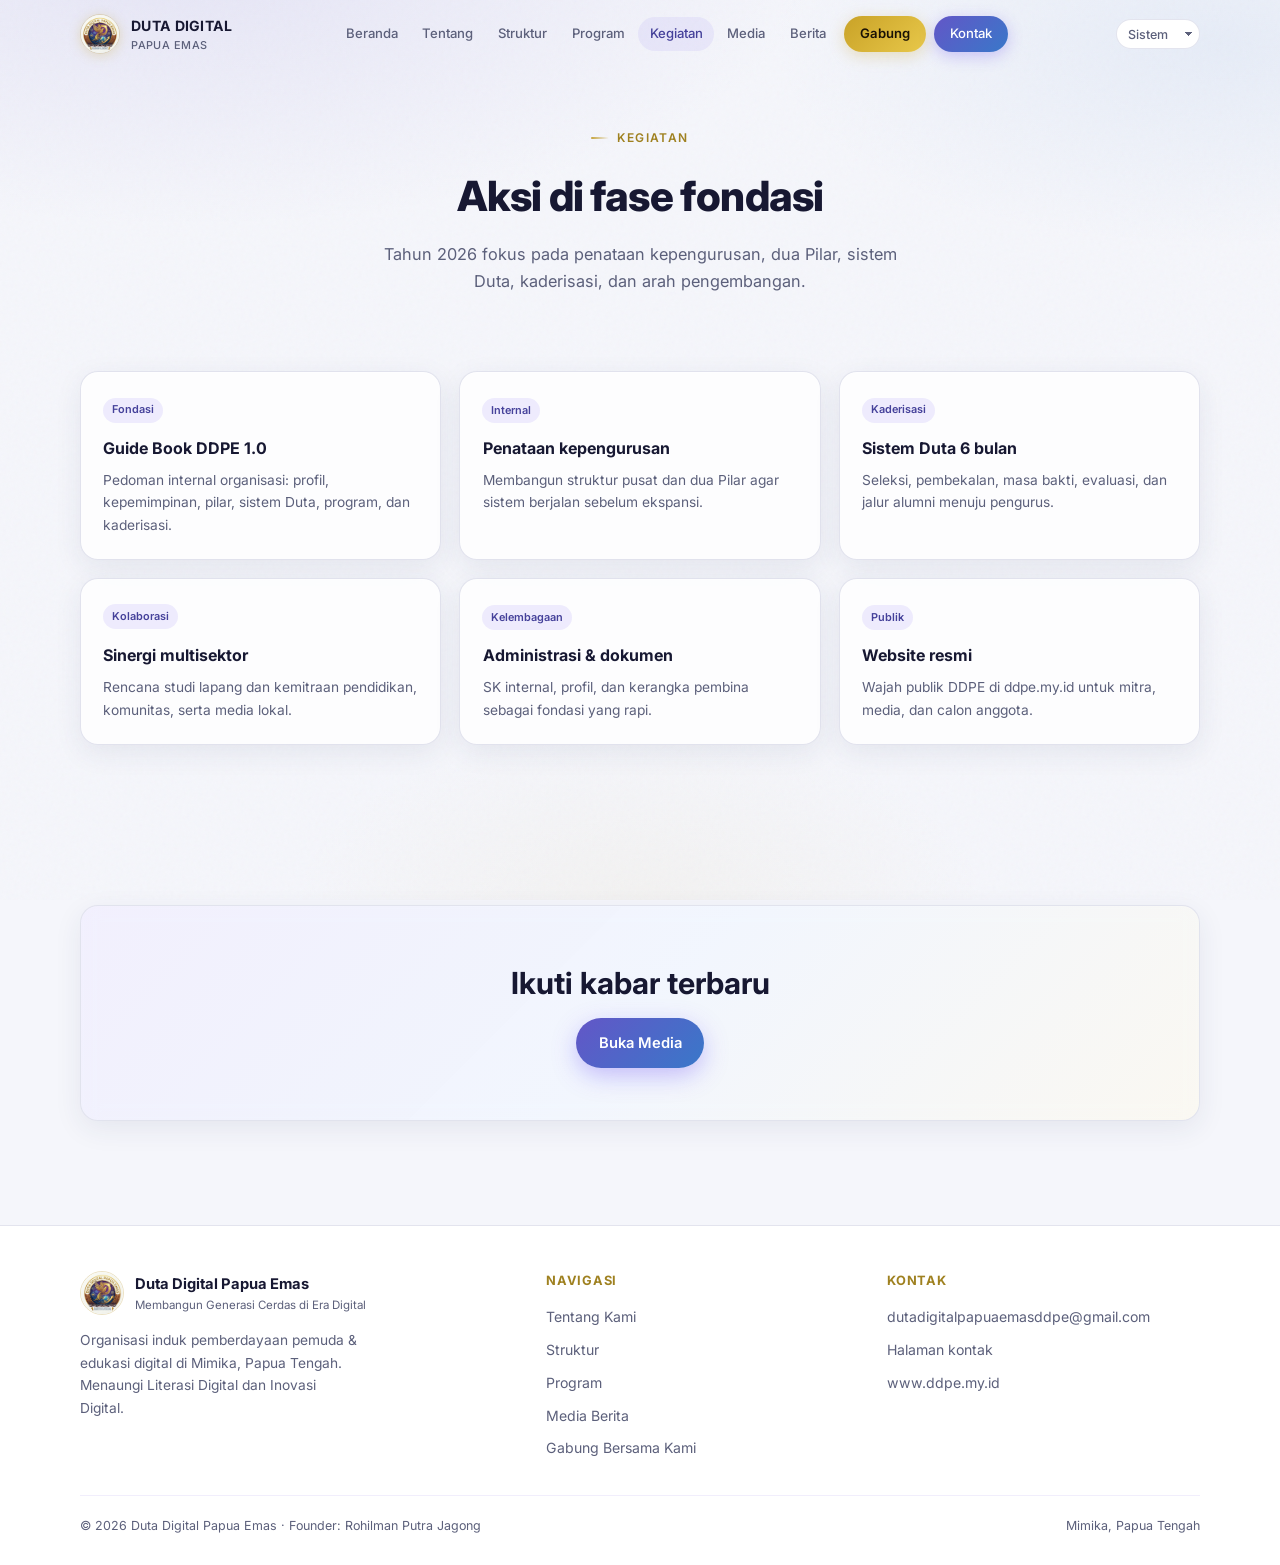
<file: kegiatan.html>
<!DOCTYPE html>
<html lang="id">
<head>
  <meta charset="UTF-8" />
  <meta name="viewport" content="width=device-width, initial-scale=1.0" />
  <title>Kegiatan DDPE | Aksi dan Pembinaan Pemuda Papua oleh Rohilman Putra Jagong</title>
  <meta name="description" content="Kegiatan Duta Digital Papua Emas (DDPE) dipelopori oleh Rohilman Putra Jagong dan meliputi pembinaan pemuda, literasi digital, inovasi, kaderisasi, dan aksi nyata untuk membangun generasi muda Papua yang siap berdaya di era digital." />
  <meta name="keywords" content="kegiatan DDPE, Rohilman Putra Jagong, pembinaan pemuda Papua, literasi digital Papua, kaderisasi organisasi Papua, aksi digital Mimika" />
  <meta name="robots" content="index, follow" />
  <link rel="canonical" href="https://ddpe.my.id/kegiatan.html" />
  <meta property="og:type" content="website" />
  <meta property="og:url" content="https://ddpe.my.id/kegiatan.html" />
  <meta property="og:title" content="Kegiatan DDPE | Aksi dan Pembinaan Pemuda Papua oleh Rohilman Putra Jagong" />
  <meta property="og:description" content="Kegiatan Duta Digital Papua Emas (DDPE) dipelopori oleh Rohilman Putra Jagong dan meliputi pembinaan pemuda, literasi digital, inovasi, kaderisasi, dan aksi nyata untuk membangun generasi muda Papua yang siap berdaya di era digital." />
  <meta property="og:image" content="https://ddpe.my.id/assets/logo-ddpe.jpg" />
  <link rel="icon" href="assets/logo-ddpe.jpg" />
  <link rel="preconnect" href="https://fonts.googleapis.com" />
  <link rel="preconnect" href="https://fonts.gstatic.com" crossorigin />
  <link href="https://fonts.googleapis.com/css2?family=Inter:wght@400;500;600;700;800&display=swap" rel="stylesheet" />
  <link rel="stylesheet" href="css/main.css" />
  <script>!function(){var e=localStorage.getItem("ddpe-theme")||"system",t=e==="dark"||e==="system"&&matchMedia("(prefers-color-scheme: dark)").matches;document.documentElement.classList.toggle("dark",t)}();</script>
</head>
<body>
  <div class="bg-layer"></div>
  <div class="bg-noise"></div>

  <nav class="navbar" id="navbar">
    <div class="container nav-inner">
      <a href="index.html" class="nav-brand">
        <img src="assets/logo-ddpe.jpg" alt="Logo DDPE" />
        <div>DUTA DIGITAL<span>PAPUA EMAS</span></div>
      </a>
      <button class="nav-toggle" id="navToggle" aria-label="Menu" aria-expanded="false">
        <span></span><span></span><span></span>
      </button>
      <div class="nav-links" id="navLinks">
        <a href="index.html">Beranda</a>
        <a href="tentang.html">Tentang</a>
        <a href="struktur.html">Struktur</a>
        <a href="program.html">Program</a>
        <a href="kegiatan.html" class="active">Kegiatan</a>
        <a href="media.html">Media</a>
        <a href="berita.html">Berita</a>
        <a href="gabung.html" class="btn-join">Gabung</a>
        <a href="kontak.html" class="btn-nav">Kontak</a>
      </div>
      <div id="theme-toggle-container"></div>
    </div>
  </nav>

  <header class="page-header">
    <div class="container">
      <div class="section-label reveal">Kegiatan</div>
      <h1 class="reveal reveal-delay-1">Aksi di fase fondasi</h1>
      <p class="reveal reveal-delay-2">Tahun 2026 fokus pada penataan kepengurusan, dua Pilar, sistem Duta, kaderisasi, dan arah pengembangan.</p>
    </div>
  </header>

  <section class="section" style="padding-top:0;">
    <div class="container">
      <div class="kegiatan-grid">
        <article class="kegiatan-card glass reveal"><div class="badge">Fondasi</div><h3>Guide Book DDPE 1.0</h3><p>Pedoman internal organisasi: profil, kepemimpinan, pilar, sistem Duta, program, dan kaderisasi.</p></article>
        <article class="kegiatan-card glass reveal reveal-delay-1"><div class="badge">Internal</div><h3>Penataan kepengurusan</h3><p>Membangun struktur pusat dan dua Pilar agar sistem berjalan sebelum ekspansi.</p></article>
        <article class="kegiatan-card glass reveal reveal-delay-2"><div class="badge">Kaderisasi</div><h3>Sistem Duta 6 bulan</h3><p>Seleksi, pembekalan, masa bakti, evaluasi, dan jalur alumni menuju pengurus.</p></article>
        <article class="kegiatan-card glass reveal"><div class="badge">Kolaborasi</div><h3>Sinergi multisektor</h3><p>Rencana studi lapang dan kemitraan pendidikan, komunitas, serta media lokal.</p></article>
        <article class="kegiatan-card glass reveal reveal-delay-1"><div class="badge">Kelembagaan</div><h3>Administrasi &amp; dokumen</h3><p>SK internal, profil, dan kerangka pembina sebagai fondasi yang rapi.</p></article>
        <article class="kegiatan-card glass reveal reveal-delay-2"><div class="badge">Publik</div><h3>Website resmi</h3><p>Wajah publik DDPE di ddpe.my.id untuk mitra, media, dan calon anggota.</p></article>
      </div>
    </div>
  </section>

  <section class="section">
    <div class="container">
      <div class="cta-band glass reveal">
        <h2>Ikuti kabar terbaru</h2>
        <div class="hero-actions"><a href="media.html" class="btn btn-primary">Buka Media</a></div>
      </div>
    </div>
  </section>


  <footer class="footer">
    <div class="container">
      <div class="footer-grid">
        <div>
          <div class="footer-brand">
            <img src="assets/logo-ddpe.jpg" alt="DDPE" />
            <div>
              <strong>Duta Digital Papua Emas</strong>
              <span>Membangun Generasi Cerdas di Era Digital</span>
            </div>
          </div>
          <p>Organisasi induk pemberdayaan pemuda &amp; edukasi digital di Mimika, Papua Tengah. Menaungi Literasi Digital dan Inovasi Digital.</p>
        </div>
        <div>
          <h4>Navigasi</h4>
          <ul>
            <li><a href="tentang.html">Tentang Kami</a></li>
            <li><a href="struktur.html">Struktur</a></li>
            <li><a href="program.html">Program</a></li>
            <li><a href="media.html">Media</a>
        <a href="berita.html">Berita</a></li>
            <li><a href="gabung.html">Gabung Bersama Kami</a></li>
          </ul>
        </div>
        <div>
          <h4>Kontak</h4>
          <ul>
            <li><a href="mailto:dutadigitalpapuaemasddpe@gmail.com">dutadigitalpapuaemasddpe@gmail.com</a></li>
            <li><a href="kontak.html">Halaman kontak</a></li>
            <li><a href="https://www.ddpe.my.id">www.ddpe.my.id</a></li>
          </ul>
        </div>
      </div>
      <div class="footer-bottom">
        <span>© 2026 Duta Digital Papua Emas · Founder: Rohilman Putra Jagong</span>
        <span>Mimika, Papua Tengah</span>
      </div>
    </div>
  </footer>
  <script src="js/theme.js" defer></script>
  <script src="js/main.js"></script>
</body>
</html>
</file>
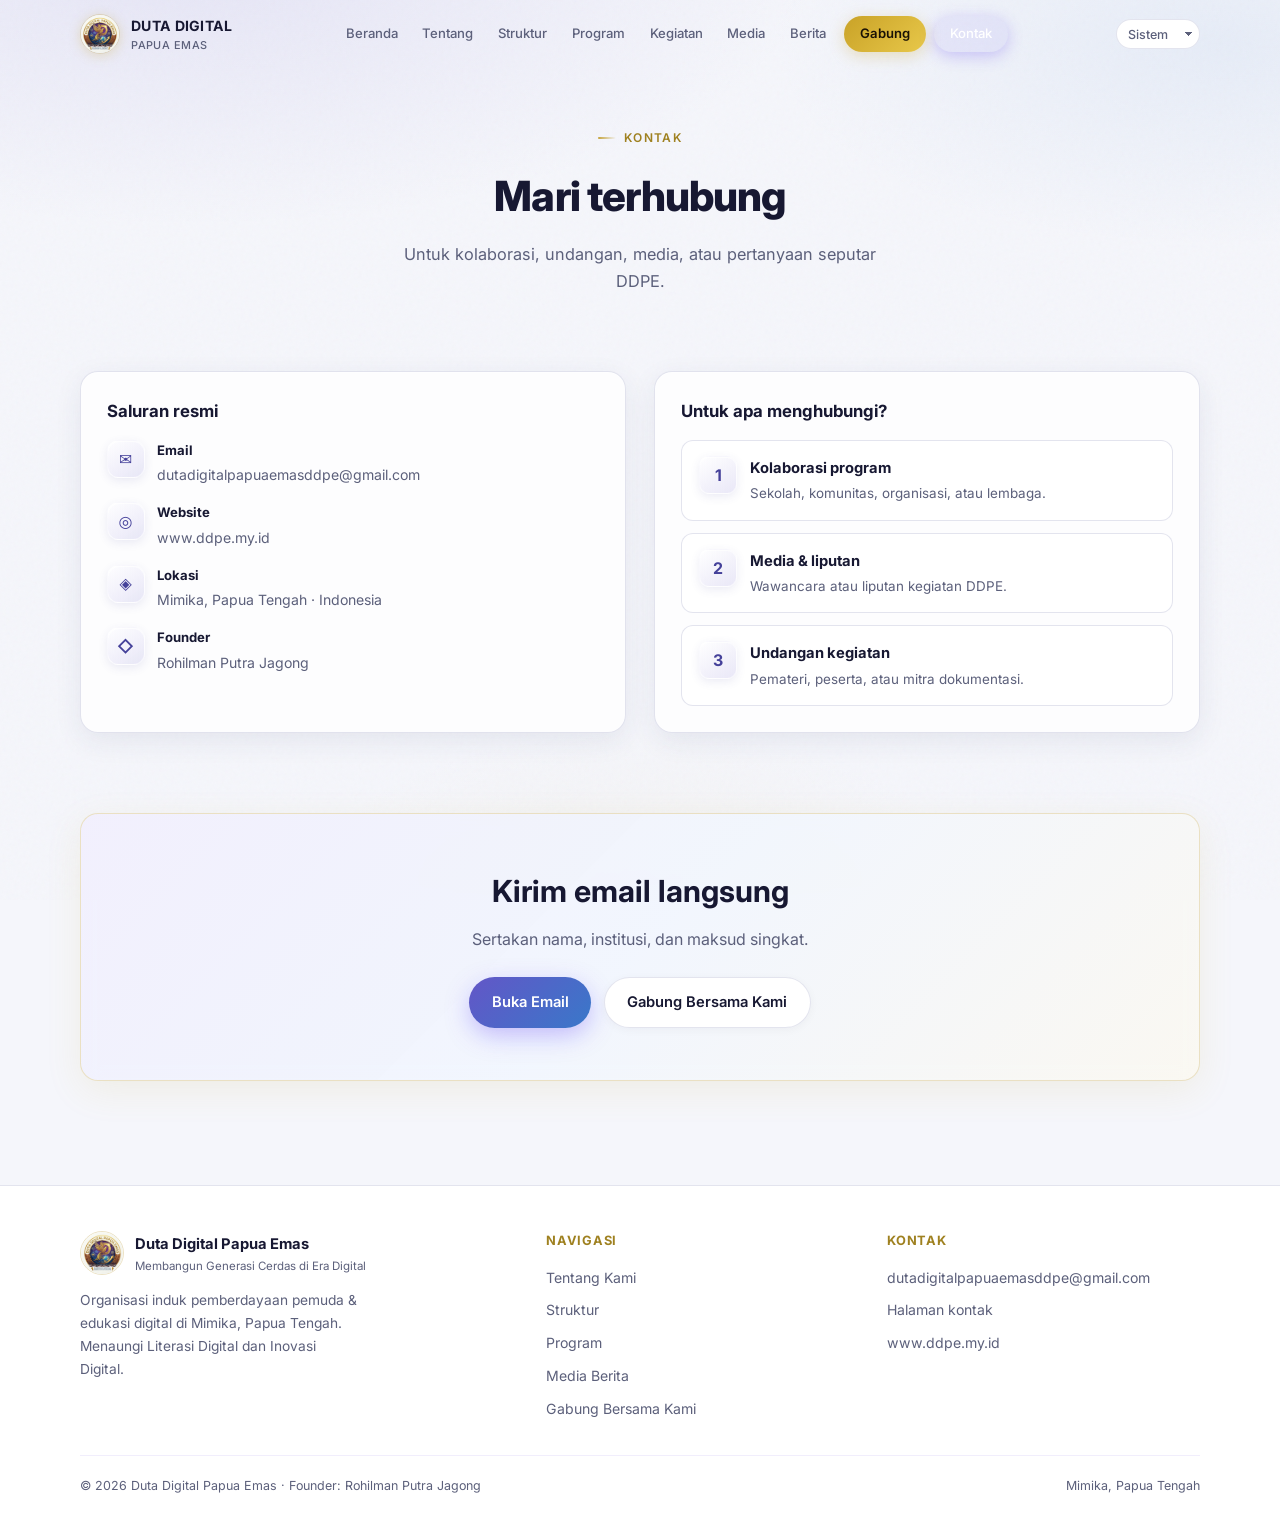
<file: kontak.html>
<!DOCTYPE html>
<html lang="id">
<head>
  <meta charset="UTF-8" />
  <meta name="viewport" content="width=device-width, initial-scale=1.0" />
  <title>Kontak · Duta Digital Papua Emas</title>
  <meta name="description" content="Hubungi Duta Digital Papua Emas." />
  <link rel="canonical" href="https://ddpe.my.id/kontak.html" />
  <meta property="og:type" content="website" />
  <meta property="og:url" content="https://ddpe.my.id/kontak.html" />
  <meta property="og:title" content="Kontak · Duta Digital Papua Emas" />
  <meta property="og:description" content="Hubungi Duta Digital Papua Emas." />
  <meta property="og:image" content="https://ddpe.my.id/assets/logo-ddpe.jpg" />
  <link rel="icon" href="assets/logo-ddpe.jpg" />
  <link rel="preconnect" href="https://fonts.googleapis.com" />
  <link rel="preconnect" href="https://fonts.gstatic.com" crossorigin />
  <link href="https://fonts.googleapis.com/css2?family=Inter:wght@400;500;600;700;800&display=swap" rel="stylesheet" />
  <link rel="stylesheet" href="css/main.css" />
  <script>!function(){var e=localStorage.getItem("ddpe-theme")||"system",t=e==="dark"||e==="system"&&matchMedia("(prefers-color-scheme: dark)").matches;document.documentElement.classList.toggle("dark",t)}();</script>
</head>
<body>
  <div class="bg-layer"></div>
  <div class="bg-noise"></div>

  <nav class="navbar" id="navbar">
    <div class="container nav-inner">
      <a href="index.html" class="nav-brand">
        <img src="assets/logo-ddpe.jpg" alt="Logo DDPE" />
        <div>DUTA DIGITAL<span>PAPUA EMAS</span></div>
      </a>
      <button class="nav-toggle" id="navToggle" aria-label="Menu" aria-expanded="false">
        <span></span><span></span><span></span>
      </button>
      <div class="nav-links" id="navLinks">
        <a href="index.html">Beranda</a>
        <a href="tentang.html">Tentang</a>
        <a href="struktur.html">Struktur</a>
        <a href="program.html">Program</a>
        <a href="kegiatan.html">Kegiatan</a>
        <a href="media.html">Media</a>
        <a href="berita.html">Berita</a>
        <a href="gabung.html" class="btn-join">Gabung</a>
        <a href="kontak.html" class="btn-nav active">Kontak</a>
      </div>
      <div id="theme-toggle-container"></div>
    </div>
  </nav>

  <header class="page-header">
    <div class="container">
      <div class="section-label reveal">Kontak</div>
      <h1 class="reveal reveal-delay-1">Mari terhubung</h1>
      <p class="reveal reveal-delay-2">Untuk kolaborasi, undangan, media, atau pertanyaan seputar DDPE.</p>
    </div>
  </header>

  <section class="section" style="padding-top:0;">
    <div class="container contact-grid">
      <div class="contact-card glass reveal">
        <h3>Saluran resmi</h3>
        <div class="contact-row"><div class="ico">✉</div><div><strong>Email</strong><a href="mailto:dutadigitalpapuaemasddpe@gmail.com">dutadigitalpapuaemasddpe@gmail.com</a></div></div>
        <div class="contact-row"><div class="ico">◎</div><div><strong>Website</strong><a href="https://www.ddpe.my.id">www.ddpe.my.id</a></div></div>
        <div class="contact-row"><div class="ico">◈</div><div><strong>Lokasi</strong><span>Mimika, Papua Tengah · Indonesia</span></div></div>
        <div class="contact-row"><div class="ico">◇</div><div><strong>Founder</strong><span>Rohilman Putra Jagong</span></div></div>
      </div>
      <div class="contact-card glass reveal reveal-delay-1">
        <h3>Untuk apa menghubungi?</h3>
        <div class="feature-list" style="margin-top:0;">
          <div class="feature-item"><div class="feature-icon">1</div><div><strong>Kolaborasi program</strong><p>Sekolah, komunitas, organisasi, atau lembaga.</p></div></div>
          <div class="feature-item"><div class="feature-icon">2</div><div><strong>Media &amp; liputan</strong><p>Wawancara atau liputan kegiatan DDPE.</p></div></div>
          <div class="feature-item"><div class="feature-icon">3</div><div><strong>Undangan kegiatan</strong><p>Pemateri, peserta, atau mitra dokumentasi.</p></div></div>
        </div>
      </div>
    </div>
  </section>

  <section class="section" style="padding-top:0;">
    <div class="container">
      <div class="cta-band glass glass-gold reveal">
        <h2>Kirim email langsung</h2>
        <p>Sertakan nama, institusi, dan maksud singkat.</p>
        <div class="hero-actions">
          <a href="mailto:dutadigitalpapuaemasddpe@gmail.com?subject=Kontak%20dari%20Website%20DDPE" class="btn btn-primary">Buka Email</a>
          <a href="gabung.html" class="btn btn-ghost">Gabung Bersama Kami</a>
        </div>
      </div>
    </div>
  </section>


  <footer class="footer">
    <div class="container">
      <div class="footer-grid">
        <div>
          <div class="footer-brand">
            <img src="assets/logo-ddpe.jpg" alt="DDPE" />
            <div>
              <strong>Duta Digital Papua Emas</strong>
              <span>Membangun Generasi Cerdas di Era Digital</span>
            </div>
          </div>
          <p>Organisasi induk pemberdayaan pemuda &amp; edukasi digital di Mimika, Papua Tengah. Menaungi Literasi Digital dan Inovasi Digital.</p>
        </div>
        <div>
          <h4>Navigasi</h4>
          <ul>
            <li><a href="tentang.html">Tentang Kami</a></li>
            <li><a href="struktur.html">Struktur</a></li>
            <li><a href="program.html">Program</a></li>
            <li><a href="media.html">Media</a>
        <a href="berita.html">Berita</a></li>
            <li><a href="gabung.html">Gabung Bersama Kami</a></li>
          </ul>
        </div>
        <div>
          <h4>Kontak</h4>
          <ul>
            <li><a href="mailto:dutadigitalpapuaemasddpe@gmail.com">dutadigitalpapuaemasddpe@gmail.com</a></li>
            <li><a href="kontak.html">Halaman kontak</a></li>
            <li><a href="https://www.ddpe.my.id">www.ddpe.my.id</a></li>
          </ul>
        </div>
      </div>
      <div class="footer-bottom">
        <span>© 2026 Duta Digital Papua Emas · Founder: Rohilman Putra Jagong</span>
        <span>Mimika, Papua Tengah</span>
      </div>
    </div>
  </footer>
  <script src="js/theme.js" defer></script>
  <script src="js/main.js"></script>
</body>
</html>
</file>
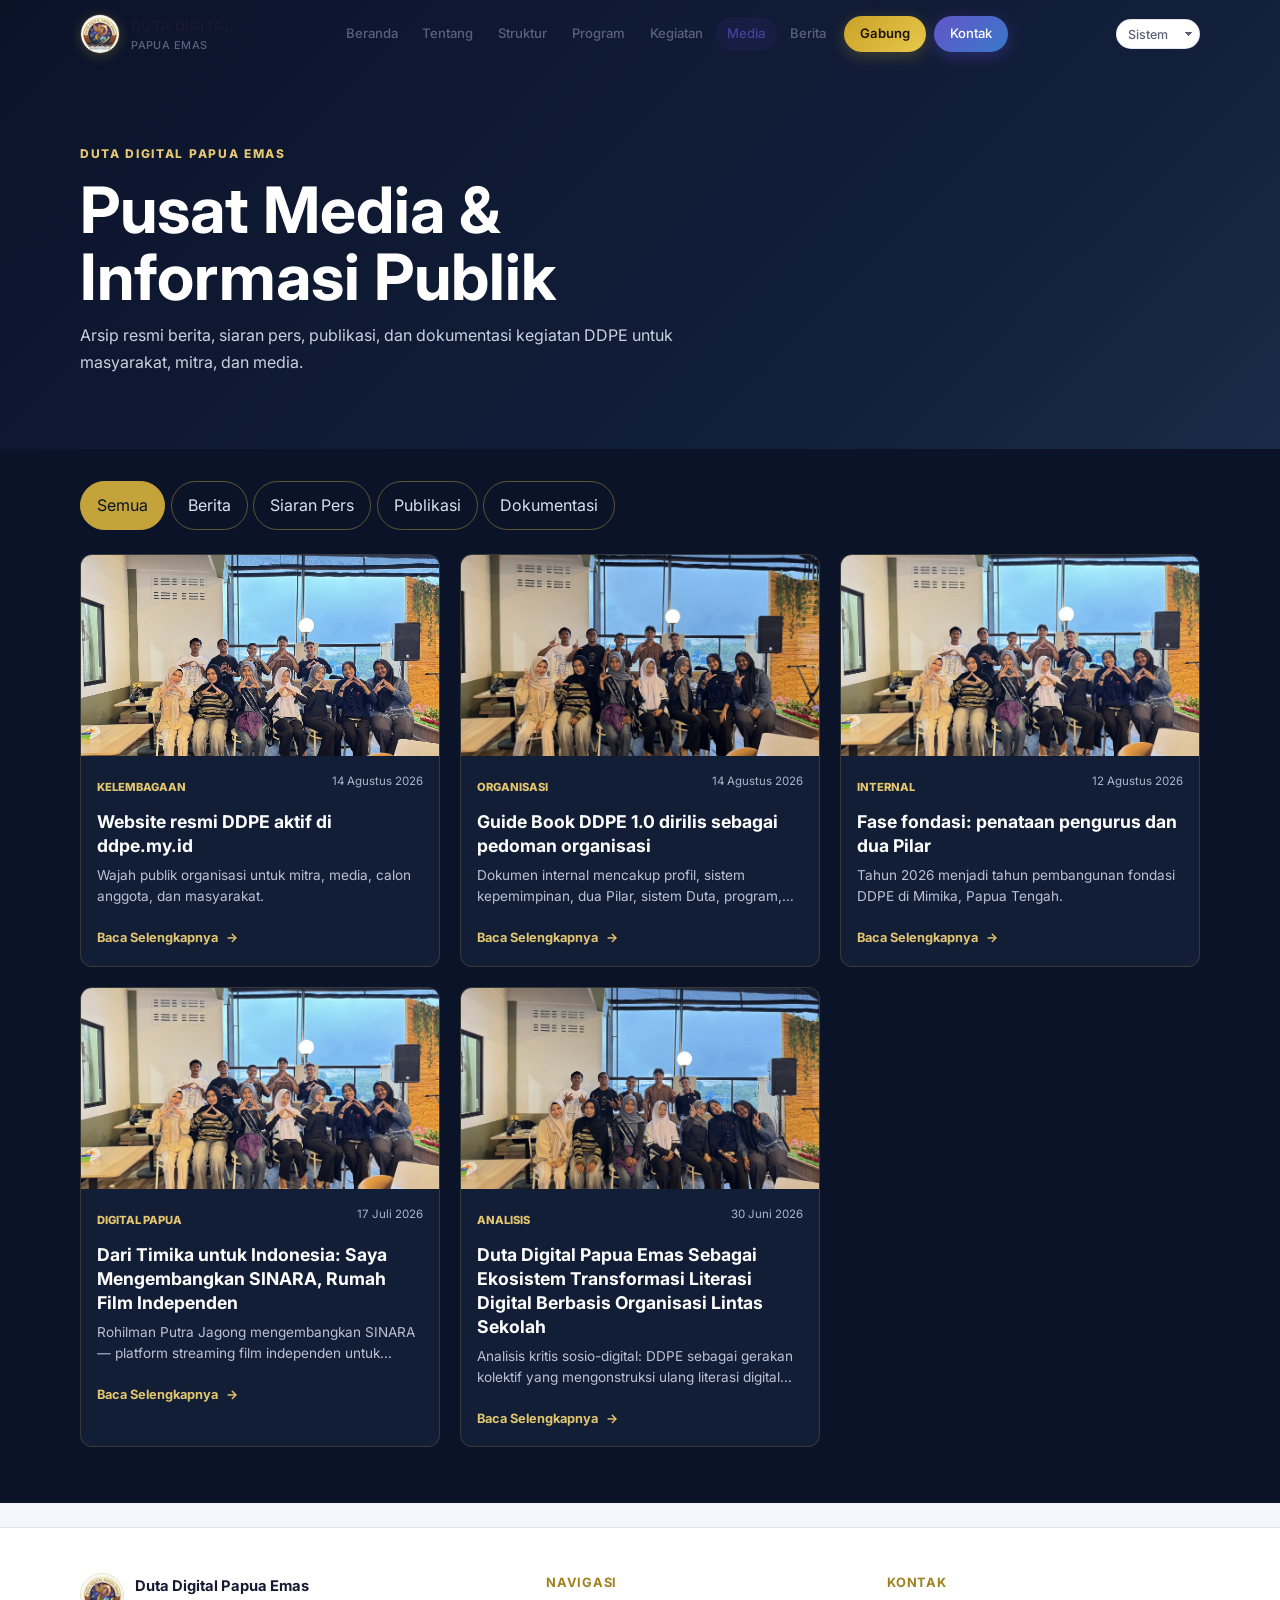
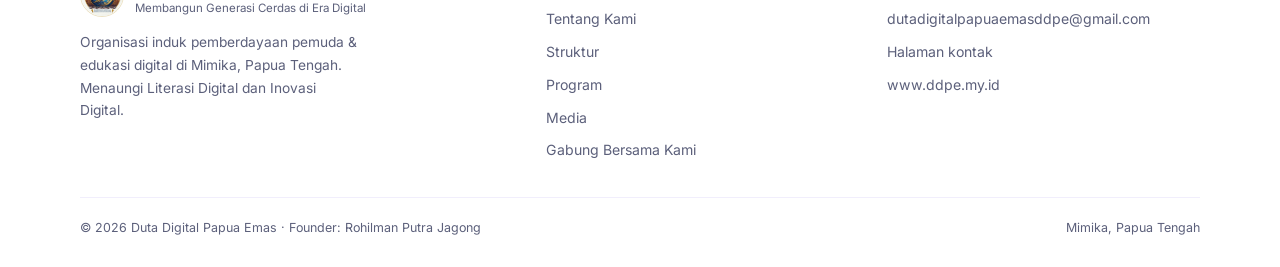
<file: media.html>
<!DOCTYPE html>
<html lang="id">
<head>
  <meta charset="UTF-8" />
  <meta name="viewport" content="width=device-width, initial-scale=1.0" />
  <title>Media · Duta Digital Papua Emas</title>
  <meta name="description" content="Berita, siaran pers, publikasi, galeri video dan foto Duta Digital Papua Emas." />
  <link rel="canonical" href="https://ddpe.my.id/media.html" />
  <meta property="og:type" content="website" />
  <meta property="og:url" content="https://ddpe.my.id/media.html" />
  <meta property="og:title" content="Media · Duta Digital Papua Emas" />
  <meta property="og:description" content="Berita, siaran pers, publikasi, galeri video dan foto Duta Digital Papua Emas." />
  <meta property="og:image" content="https://ddpe.my.id/assets/logo-ddpe.jpg" />
  <link rel="icon" href="assets/logo-ddpe.jpg" />
  <link rel="preconnect" href="https://fonts.googleapis.com" />
  <link rel="preconnect" href="https://fonts.gstatic.com" crossorigin />
  <link href="https://fonts.googleapis.com/css2?family=Inter:wght@400;500;600;700;800&display=swap" rel="stylesheet" />
  <link rel="stylesheet" href="css/main.css" />
  <script>!function(){var e=localStorage.getItem("ddpe-theme")||"system",t=e==="dark"||e==="system"&&matchMedia("(prefers-color-scheme: dark)").matches;document.documentElement.classList.toggle("dark",t)}();</script>
  <style>
    .media-directory { display:grid; grid-template-columns:repeat(4,1fr); gap:.85rem; margin:1.25rem 0 .5rem; }
    .media-directory-card { min-height:145px; padding:1.25rem; border:1px solid var(--border); border-radius:var(--radius-sm); background:var(--bg-white); text-decoration:none; transition:transform .3s var(--ease),box-shadow .3s var(--ease),border-color .3s var(--ease); }
    .media-directory-card:hover { transform:translateY(-3px); border-color:rgba(107,78,240,.3); box-shadow:var(--shadow-hover); }
    .directory-icon { display:inline-flex; width:2.25rem; height:2.25rem; align-items:center; justify-content:center; margin-bottom:1rem; border-radius:10px; background:rgba(107,78,240,.1); color:var(--purple-deep); font-weight:700; }
    .media-directory-card h3 { font-size:.98rem; margin-bottom:.35rem; }
    .media-directory-card p { color:var(--text-muted); font-size:.78rem; line-height:1.45; }
    @media (max-width:900px) { .media-directory { grid-template-columns:repeat(2,1fr); } }
  </style>
</head>
<body>
  <div class="bg-layer"></div>
  <div class="bg-noise"></div>

  <nav class="navbar" id="navbar">
    <div class="container nav-inner">
      <a href="index.html" class="nav-brand">
        <img src="assets/logo-ddpe.jpg" alt="Logo DDPE" />
        <div>DUTA DIGITAL<span>PAPUA EMAS</span></div>
      </a>
      <button class="nav-toggle" id="navToggle" aria-label="Menu" aria-expanded="false">
        <span></span><span></span><span></span>
      </button>
      <div class="nav-links" id="navLinks">
        <a href="index.html">Beranda</a>
        <a href="tentang.html">Tentang</a>
        <a href="struktur.html">Struktur</a>
        <a href="program.html">Program</a>
        <a href="kegiatan.html">Kegiatan</a>
        <a href="media.html" class="active">Media</a>
        <a href="berita.html">Berita</a>
        <a href="gabung.html" class="btn-join">Gabung</a>
        <a href="kontak.html" class="btn-nav">Kontak</a>
      </div>
      <div id="theme-toggle-container"></div>
    </div>
  </nav>

  <main class="media-center-modern">
    <section class="media-center-hero">
      <div class="container">
        <div class="media-center-eyebrow">Duta Digital Papua Emas</div>
        <h1>Pusat Media &amp; Informasi Publik</h1>
        <p>Arsip resmi berita, siaran pers, publikasi, dan dokumentasi kegiatan DDPE untuk masyarakat, mitra, dan media.</p>
      </div>
    </section>
    <section class="media-center-content container">
      <div class="media-tabs" id="mediaTabs" role="tablist" aria-label="Kategori media">
        <button class="is-active" type="button" data-media-category="semua" role="tab" aria-selected="true">Semua</button>
        <button type="button" data-media-category="berita" role="tab" aria-selected="false">Berita</button>
        <button type="button" data-media-category="siaran-pers" role="tab" aria-selected="false">Siaran Pers</button>
        <button type="button" data-media-category="publikasi" role="tab" aria-selected="false">Publikasi</button>
        <button type="button" data-media-category="dokumentasi" role="tab" aria-selected="false">Dokumentasi</button>
      </div>
      <div id="mediaArchive" class="media-archive-grid" aria-live="polite"></div>
    </section>
  </main>

  <div id="legacyMedia">
  <!-- Hero + side menu (PTFI style) -->
  <div class="container" style="padding-top:0;">
    <div class="media-hero reveal">
      <div class="media-hero-visual">
        <div class="media-hero-caption">
          <div class="tag">Media Center</div>
          <h2>Berita, liputan &amp; dokumentasi DDPE</h2>
        </div>
      </div>
      <div class="media-hero-menu">
        <h3>Media</h3>
        <div class="media-menu-list">
          <a href="#berita" class="active">Berita</a>
          <a href="#siaran-pers">Siaran Pers</a>
          <a href="#publikasi">Publikasi</a>
          <a href="#video">Perpustakaan Video</a>
          <a href="#foto">Perpustakaan Foto</a>
          <a href="#fakta">Fakta DDPE</a>
          <a href="#kompasiana">Kompasiana</a>
        </div>
      </div>
    </div>
  </div>

  <section class="media-section" style="padding-top:2rem;padding-bottom:0;">
    <div class="container">
      <div class="media-section-head reveal">
        <div>
          <div class="section-label">Jelajahi Media</div>
          <h2>Satu ruang untuk seluruh cerita DDPE</h2>
        </div>
        <p style="color:var(--text-muted);font-size:0.9rem;max-width:330px;margin:0;">Pilih kanal untuk menemukan kabar, dokumen, dan dokumentasi visual organisasi.</p>
      </div>
      <div class="media-directory">
        <a class="media-directory-card reveal" href="#berita"><span class="directory-icon">01</span><h3>Berita</h3><p>Kabar dan cerita terbaru dari DDPE.</p></a>
        <a class="media-directory-card reveal reveal-delay-1" href="#siaran-pers"><span class="directory-icon">02</span><h3>Siaran Pers</h3><p>Pernyataan dan rilis resmi organisasi.</p></a>
        <a class="media-directory-card reveal reveal-delay-2" href="#publikasi"><span class="directory-icon">03</span><h3>Publikasi</h3><p>Guide book, laporan, dan materi DDPE.</p></a>
        <a class="media-directory-card reveal reveal-delay-3" href="#video"><span class="directory-icon">04</span><h3>Galeri Visual</h3><p>Perpustakaan video dan foto kegiatan.</p></a>
      </div>
    </div>
  </section>

  <!-- BERITA -->
  <section class="media-section" id="berita">
    <div class="container">
      <div class="media-section-head reveal">
        <div>
          <div class="section-label">Berita</div>
          <h2>Kabar terbaru</h2>
        </div>
        <div class="media-filter">
          Archive:
          <select aria-label="Filter tahun" disabled>
            <option>2026</option>
          </select>
        </div>
      </div>

      <div class="news-grid">
        <a href="#berita" class="news-featured glass reveal" style="text-decoration:none;">
          <span class="badge">Organisasi</span>
          <h3>Guide Book DDPE 1.0 dirilis sebagai pedoman organisasi</h3>
          <p>Dokumen internal mencakup profil, sistem kepemimpinan, dua Pilar, sistem Duta, program, dan kaderisasi untuk fase fondasi 2026.</p>
          <div class="date">Agustus 2026 · Mimika, Papua Tengah</div>
        </a>
        <div class="news-list">
          <article class="news-item glass reveal reveal-delay-1">
            <div class="news-thumb">◎</div>
            <div>
              <h4>Fase fondasi: penataan pengurus dan dua Pilar</h4>
              <div class="meta">Agustus 2026 · Internal</div>
            </div>
          </article>
          <article class="news-item glass reveal reveal-delay-2">
            <div class="news-thumb">◈</div>
            <div>
              <h4>Website resmi DDPE aktif di ddpe.my.id</h4>
              <div class="meta">Agustus 2026 · Kelembagaan</div>
            </div>
          </article>
          <article class="news-item glass reveal reveal-delay-3">
            <div class="news-thumb">◇</div>
            <div>
              <h4>Sistem Duta 6 bulan &amp; jalur kaderisasi ditetapkan</h4>
              <div class="meta">Agustus 2026 · Kaderisasi</div>
            </div>
          </article>
        </div>
      </div>
    </div>
  </section>

  <!-- SIARAN PERS -->
  <section class="media-section" id="siaran-pers" style="padding-top:2rem;">
    <div class="container">
      <div class="media-section-head reveal">
        <div>
          <div class="section-label">Siaran Pers</div>
          <h2>Rilis resmi</h2>
        </div>
      </div>
      <div class="glass media-empty reveal">
        <strong>Belum ada siaran pers</strong>
        Siaran pers resmi akan ditampilkan di sini setelah DDPE merilis pernyataan publik.
      </div>
    </div>
  </section>

  <!-- PUBLIKASI -->
  <section class="media-section" id="publikasi" style="padding-top:2rem;">
    <div class="container">
      <div class="media-section-head reveal">
        <div>
          <div class="section-label">Publikasi</div>
          <h2>Dokumen &amp; materi</h2>
        </div>
      </div>
      <div class="kegiatan-grid">
        <article class="kegiatan-card glass reveal">
          <div class="badge">Guide Book</div>
          <h3>Guide Book DDPE 2026 v1.0</h3>
          <p>Pedoman internal organisasi: profil, kepemimpinan, Pilar, sistem Duta, program, dan kaderisasi.</p>
        </article>
        <article class="kegiatan-card glass reveal reveal-delay-1">
          <div class="badge">Segera</div>
          <h3>Profil organisasi</h3>
          <p>Ringkasan publik untuk mitra, sekolah, dan media — dalam penyusunan.</p>
        </article>
        <article class="kegiatan-card glass reveal reveal-delay-2">
          <div class="badge">Segera</div>
          <h3>Laporan kegiatan</h3>
          <p>Dokumentasi program Pilar akan diarsipkan di sini setelah kegiatan berjalan.</p>
        </article>
      </div>
    </div>
  </section>

  <!-- VIDEO GALLERY -->
  <section class="media-section" id="video" style="padding-top:2.5rem;">
    <div class="container">
      <div class="media-section-head reveal">
        <div>
          <div class="section-label">Perpustakaan Video</div>
          <h2>Video Gallery</h2>
        </div>
        <div class="media-filter">
          Archive:
          <select aria-label="Filter tahun video" disabled>
            <option>Semua Tahun</option>
          </select>
        </div>
      </div>
      <div class="video-grid">
        <article class="video-card glass reveal">
          <div class="video-thumb"><div class="play" aria-hidden="true"></div></div>
          <div class="video-body">
            <h3>Coming soon — dokumentasi kegiatan DDPE</h3>
            <div class="meta">Video akan diunggah setelah dokumentasi lapangan tersedia</div>
          </div>
        </article>
        <article class="video-card glass reveal reveal-delay-1">
          <div class="video-thumb" style="background:linear-gradient(145deg,#1e3a5f,#3b82f6 70%);"><div class="play" aria-hidden="true"></div></div>
          <div class="video-body">
            <h3>Coming soon — profil singkat organisasi</h3>
            <div class="meta">Pengenalan DDPE dalam format video pendek</div>
          </div>
        </article>
        <article class="video-card glass reveal reveal-delay-2">
          <div class="video-thumb" style="background:linear-gradient(145deg,#3d2a0a,#c9a227 70%);"><div class="play" aria-hidden="true"></div></div>
          <div class="video-body">
            <h3>Coming soon — highlight program Pilar</h3>
            <div class="meta">Literasi &amp; Inovasi Digital</div>
          </div>
        </article>
      </div>
    </div>
  </section>

  <!-- FOTO -->
  <section class="media-section" id="foto" style="padding-top:2.5rem;">
    <div class="container">
      <div class="media-section-head reveal">
        <div>
          <div class="section-label">Perpustakaan Foto</div>
          <h2>Galeri foto</h2>
        </div>
      </div>
      <div class="photo-grid reveal" id="publishedPhotoGrid">
        <div class="photo-item">📷</div>
        <div class="photo-item">◎</div>
        <div class="photo-item">◈</div>
        <div class="photo-item">◇</div>
      </div>
      <p class="media-empty reveal" id="photoEmptyMessage" style="padding-top:1.25rem;">Foto kegiatan akan dilengkapi setelah dokumentasi lapangan dan event resmi tersedia.</p>
    </div>
  </section>

  <!-- FAKTA -->
  <section class="media-section" id="fakta" style="padding-top:1.5rem;padding-bottom:3rem;">
    <div class="container">
      <div class="media-section-head reveal">
        <div>
          <div class="section-label">Fakta DDPE</div>
          <h2>Sekilas angka &amp; fakta</h2>
        </div>
      </div>
      <div class="stats-strip" style="margin-top:0;">
        <div class="stat-card glass reveal"><div class="stat-num">2026</div><div class="stat-label">Tahun berdiri</div></div>
        <div class="stat-card glass reveal reveal-delay-1"><div class="stat-num">2</div><div class="stat-label">Pilar program</div></div>
        <div class="stat-card glass reveal reveal-delay-2"><div class="stat-num">6 bln</div><div class="stat-label">Masa bakti Duta</div></div>
        <div class="stat-card glass reveal reveal-delay-3"><div class="stat-num">1 thn</div><div class="stat-label">Masa bakti pengurus</div></div>
      </div>
      <div class="glass reveal" style="margin-top:1.25rem;padding:1.35rem 1.5rem;">
        <p style="color:var(--text-muted);font-size:0.92rem;margin:0;">
          DDPE tidak mengklaim sebagai duta/lembaga resmi pemerintah tanpa penetapan atau kerja sama yang sah.
          Status kemitraan selalu dinyatakan sesuai kenyataan untuk menjaga transparansi.
        </p>
      </div>
    </div>
  </section>

  
  <!-- KOMPASIANA -->
  <section class="media-section" id="kompasiana" style="padding-top:1.5rem;padding-bottom:2rem;">
    <div class="container">
      <div class="media-section-head reveal">
        <div>
          <div class="section-label">Kanal eksternal</div>
          <h2>Kompasiana DDPE</h2>
        </div>
      </div>
      <div class="glass reveal" style="padding:1.5rem 1.6rem;">
        <p style="color:var(--text-muted);margin-bottom:1rem;font-size:0.95rem;">
          Tulisan panjang dan opini DDPE juga dipublikasikan di kanal resmi Kompasiana.
          Artikel terbaru otomatis dimuat di halaman <a href="berita.html" style="color:var(--purple-deep);font-weight:600;">Berita</a>.
        </p>
        <a href="https://www.kompasiana.com/ddpe" target="_blank" rel="noopener" class="btn btn-primary">Buka Kompasiana DDPE →</a>
      </div>
    </div>
  </section>

  <section class="section" style="padding-top:0;">
    <div class="container">
      <div class="cta-band glass glass-gold reveal">
        <h2>Undangan liputan atau wawancara?</h2>
        <p>Tim media dapat menghubungi kami melalui email resmi.</p>
        <div class="hero-actions">
          <a href="mailto:dutadigitalpapuaemasddpe@gmail.com?subject=Permintaan%20Liputan%20/%20Wawancara%20DDPE" class="btn btn-primary">Kirim Email</a>
          <a href="kontak.html" class="btn btn-ghost">Halaman Kontak</a>
          <a href="tulis-berita.html" class="btn btn-ghost">Tulis Berita</a>
        </div>
      </div>
    </div>
  </section>
  </div>

  <footer class="footer">
    <div class="container">
      <div class="footer-grid">
        <div>
          <div class="footer-brand">
            <img src="assets/logo-ddpe.jpg" alt="DDPE" />
            <div>
              <strong>Duta Digital Papua Emas</strong>
              <span>Membangun Generasi Cerdas di Era Digital</span>
            </div>
          </div>
          <p>Organisasi induk pemberdayaan pemuda &amp; edukasi digital di Mimika, Papua Tengah. Menaungi Literasi Digital dan Inovasi Digital.</p>
        </div>
        <div>
          <h4>Navigasi</h4>
          <ul>
            <li><a href="tentang.html">Tentang Kami</a></li>
            <li><a href="struktur.html">Struktur</a></li>
            <li><a href="program.html">Program</a></li>
            <li><a href="media.html">Media</a></li>
            <li><a href="gabung.html">Gabung Bersama Kami</a></li>
          </ul>
        </div>
        <div>
          <h4>Kontak</h4>
          <ul>
            <li><a href="mailto:dutadigitalpapuaemasddpe@gmail.com">dutadigitalpapuaemasddpe@gmail.com</a></li>
            <li><a href="kontak.html">Halaman kontak</a></li>
            <li><a href="https://www.ddpe.my.id">www.ddpe.my.id</a></li>
          </ul>
        </div>
      </div>
      <div class="footer-bottom">
        <span>© 2026 Duta Digital Papua Emas · Founder: Rohilman Putra Jagong</span>
        <span>Mimika, Papua Tengah</span>
      </div>
    </div>
  </footer>
  <script src="js/news-config.js"></script>
  <script src="js/news-store.js"></script>
  <script src="js/media-store.js"></script>
  <script src="js/theme.js" defer></script>
  <script src="js/main.js"></script>
  <script>
    (function () {
      var archive = document.getElementById("mediaArchive");
      var tabs = document.getElementById("mediaTabs");
      var articles = [];
      var escapeHtml = function (value) { return String(value || "").replace(/&/g, "&amp;").replace(/</g, "&lt;").replace(/>/g, "&gt;").replace(/"/g, "&quot;"); };
      var render = function (category) {
        var filtered = category === "semua" ? articles : articles.filter(function (item) { return item.category === category; });
        if (!Array.isArray(filtered) || !filtered.length) {
          archive.innerHTML = '<div class="media-archive-empty"><strong>Belum ada arsip untuk kategori ini</strong><span>Arsip publik DDPE akan ditampilkan setelah tersedia.</span></div>';
          return;
        }
        archive.innerHTML = filtered.map(function (item, index) {
          var cover = DDPENews.coverOf(item, index);
          return '<article class="media-archive-card"><a href="artikel.html?id=' + encodeURIComponent(item.id) + '"><img src="' + escapeHtml(cover) + '" alt="" loading="lazy"><div class="media-archive-body"><span>' + escapeHtml(item.categoryLabel || "Berita") + '</span><time>' + escapeHtml(DDPENews.formatDate(item.publishedAt)) + '</time><h2>' + escapeHtml(item.title) + '</h2><p>' + escapeHtml(item.excerpt || "Baca informasi lengkap dari DDPE.") + '</p><b>Baca Selengkapnya <i aria-hidden="true">→</i></b></div></a></article>';
        }).join("");
      };
      tabs.addEventListener("click", function (event) {
        var button = event.target.closest("button[data-media-category]");
        if (!button) return;
        tabs.querySelectorAll("button").forEach(function (item) { item.classList.remove("is-active"); item.setAttribute("aria-selected", "false"); });
        button.classList.add("is-active"); button.setAttribute("aria-selected", "true"); render(button.getAttribute("data-media-category"));
      });
      DDPENews.allPublishedAsync().then(function (data) { articles = Array.isArray(data) ? data : []; render("semua"); }).catch(function () { articles = []; render("semua"); });
    })();
  </script>
  <script>
    (async function () {
      var grid = document.getElementById("publishedPhotoGrid");
      var emptyMessage = document.getElementById("photoEmptyMessage");
      if (!grid) return;
      var albums = [];
      try {
        albums = window.DDPEMedia
          ? await DDPEMedia.listPublished()
          : JSON.parse(localStorage.getItem("ddpe_photo_albums") || "[]");
      } catch (error) {
        console.warn("DDPE: galeri media remote tidak dapat dimuat.", error);
        try { albums = JSON.parse(localStorage.getItem("ddpe_photo_albums") || "[]"); } catch (ignore) {}
      }
      var publishedPhotos = albums.filter(function (album) {
        return album.status === "published" && Array.isArray(album.fileUrls) && album.fileUrls.length;
      });
      if (!publishedPhotos.length) return;
      grid.innerHTML = "";
      publishedPhotos.forEach(function (album) {
        album.fileUrls.forEach(function (url) {
          var item = document.createElement("div");
          item.className = "photo-item";
          var image = document.createElement("img");
          image.src = url;
          image.alt = album.title || "Foto kegiatan DDPE";
          image.loading = "lazy";
          item.appendChild(image);
          grid.appendChild(item);
        });
      });
      if (emptyMessage) emptyMessage.style.display = "none";
    })();
  </script>
  <script>
    // Highlight side menu on scroll to section
    (function () {
      const links = document.querySelectorAll('.media-menu-list a');
      const map = {};
      links.forEach((a) => {
        const id = a.getAttribute('href').slice(1);
        const el = document.getElementById(id);
        if (el) map[id] = { el, a };
      });
      const ids = Object.keys(map);
      if (!ids.length || !('IntersectionObserver' in window)) return;
      const io = new IntersectionObserver((entries) => {
        entries.forEach((e) => {
          if (!e.isIntersecting) return;
          links.forEach((l) => l.classList.remove('active'));
          const link = document.querySelector('.media-menu-list a[href="#' + e.target.id + '"]');
          if (link) link.classList.add('active');
        });
      }, { rootMargin: '-30% 0px -55% 0px', threshold: 0 });
      ids.forEach((id) => io.observe(map[id].el));
    })();
  </script>
</body>
</html>
</file>
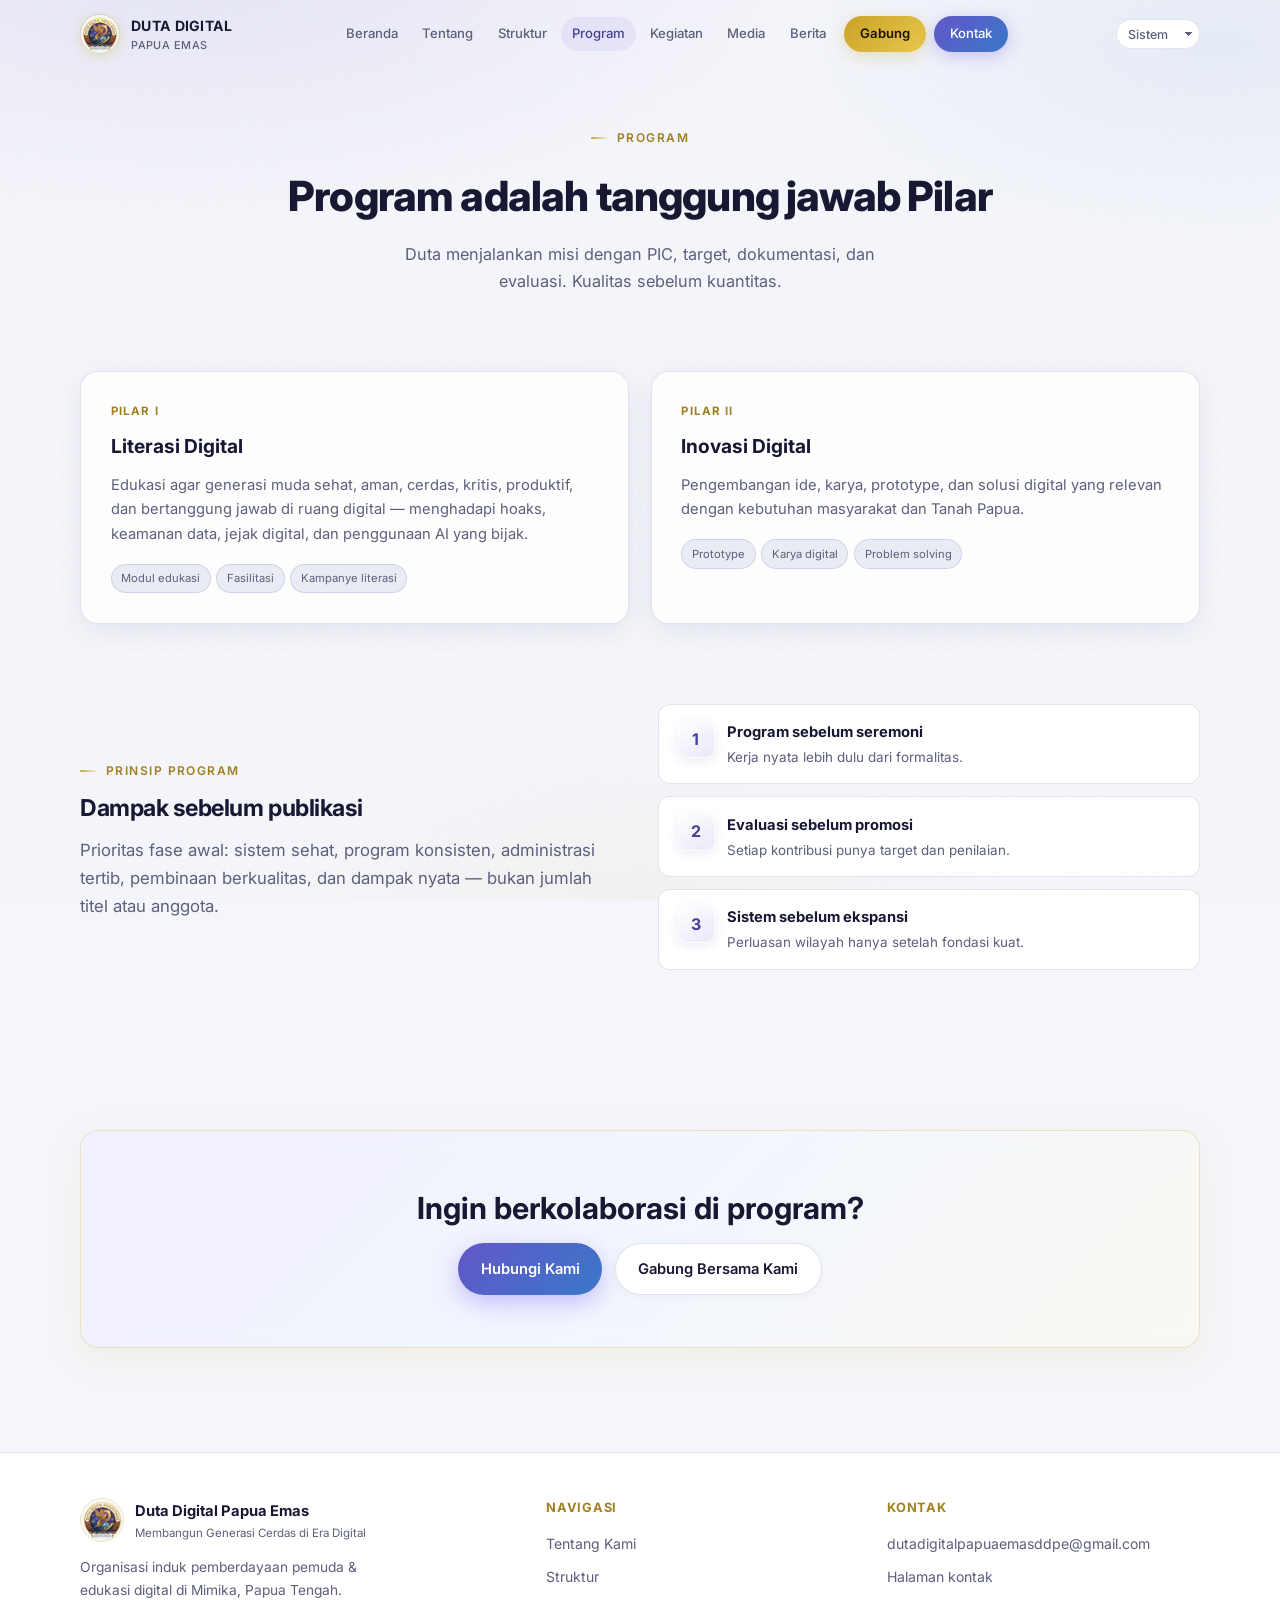
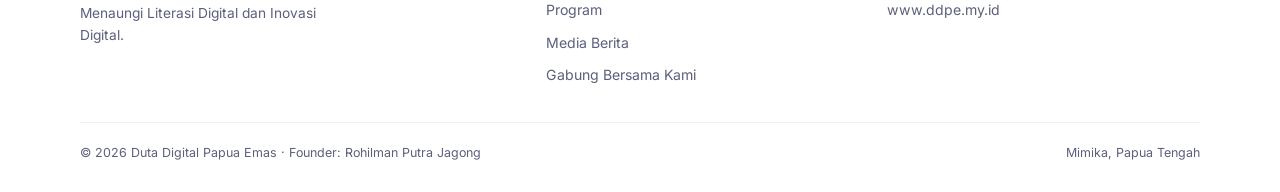
<file: program.html>
<!DOCTYPE html>
<html lang="id">
<head>
  <meta charset="UTF-8" />
  <meta name="viewport" content="width=device-width, initial-scale=1.0" />
  <title>Program DDPE | Literasi Digital dan Inovasi Papua oleh Rohilman Putra Jagong</title>
  <meta name="description" content="Program Duta Digital Papua Emas (DDPE) diprakarsai oleh Rohilman Putra Jagong dan mencakup literasi digital, inovasi digital, pembinaan generasi muda, dan pengembangan solusi digital untuk masyarakat Papua." />
  <meta name="keywords" content="program DDPE, Rohilman Putra Jagong, literasi digital Papua, inovasi digital Mimika, program pemuda Papua, pemberdayaan digital Papua" />
  <meta name="robots" content="index, follow" />
  <link rel="canonical" href="https://ddpe.my.id/program.html" />
  <meta property="og:type" content="website" />
  <meta property="og:url" content="https://ddpe.my.id/program.html" />
  <meta property="og:title" content="Program DDPE | Literasi Digital dan Inovasi Papua oleh Rohilman Putra Jagong" />
  <meta property="og:description" content="Program Duta Digital Papua Emas (DDPE) diprakarsai oleh Rohilman Putra Jagong dan mencakup literasi digital, inovasi digital, pembinaan generasi muda, dan pengembangan solusi digital untuk masyarakat Papua." />
  <meta property="og:image" content="https://ddpe.my.id/assets/logo-ddpe.jpg" />
  <link rel="icon" href="assets/logo-ddpe.jpg" />
  <link rel="preconnect" href="https://fonts.googleapis.com" />
  <link rel="preconnect" href="https://fonts.gstatic.com" crossorigin />
  <link href="https://fonts.googleapis.com/css2?family=Inter:wght@400;500;600;700;800&display=swap" rel="stylesheet" />
  <link rel="stylesheet" href="css/main.css" />
  <script>!function(){var e=localStorage.getItem("ddpe-theme")||"system",t=e==="dark"||e==="system"&&matchMedia("(prefers-color-scheme: dark)").matches;document.documentElement.classList.toggle("dark",t)}();</script>
</head>
<body>
  <div class="bg-layer"></div>
  <div class="bg-noise"></div>

  <nav class="navbar" id="navbar">
    <div class="container nav-inner">
      <a href="index.html" class="nav-brand">
        <img src="assets/logo-ddpe.jpg" alt="Logo DDPE" />
        <div>DUTA DIGITAL<span>PAPUA EMAS</span></div>
      </a>
      <button class="nav-toggle" id="navToggle" aria-label="Menu" aria-expanded="false">
        <span></span><span></span><span></span>
      </button>
      <div class="nav-links" id="navLinks">
        <a href="index.html">Beranda</a>
        <a href="tentang.html">Tentang</a>
        <a href="struktur.html">Struktur</a>
        <a href="program.html" class="active">Program</a>
        <a href="kegiatan.html">Kegiatan</a>
        <a href="media.html">Media</a>
        <a href="berita.html">Berita</a>
        <a href="gabung.html" class="btn-join">Gabung</a>
        <a href="kontak.html" class="btn-nav">Kontak</a>
      </div>
      <div id="theme-toggle-container"></div>
    </div>
  </nav>

  <header class="page-header">
    <div class="container">
      <div class="section-label reveal">Program</div>
      <h1 class="reveal reveal-delay-1">Program adalah tanggung jawab Pilar</h1>
      <p class="reveal reveal-delay-2">Duta menjalankan misi dengan PIC, target, dokumentasi, dan evaluasi. Kualitas sebelum kuantitas.</p>
    </div>
  </header>

  <section class="section" style="padding-top:0;">
    <div class="container">
      <div class="program-grid">
        <article class="program-card glass tilt reveal">
          <div class="program-num">PILAR I</div>
          <h3>Literasi Digital</h3>
          <p>Edukasi agar generasi muda sehat, aman, cerdas, kritis, produktif, dan bertanggung jawab di ruang digital — menghadapi hoaks, keamanan data, jejak digital, dan penggunaan AI yang bijak.</p>
          <div class="pilar-roles" style="margin-top:1.1rem;"><span>Modul edukasi</span><span>Fasilitasi</span><span>Kampanye literasi</span></div>
        </article>
        <article class="program-card glass tilt reveal reveal-delay-1">
          <div class="program-num">PILAR II</div>
          <h3>Inovasi Digital</h3>
          <p>Pengembangan ide, karya, prototype, dan solusi digital yang relevan dengan kebutuhan masyarakat dan Tanah Papua.</p>
          <div class="pilar-roles" style="margin-top:1.1rem;"><span>Prototype</span><span>Karya digital</span><span>Problem solving</span></div>
        </article>
      </div>
    </div>
  </section>

  <section class="section" style="padding-top:0;">
    <div class="container dual-grid">
      <div class="reveal">
        <div class="section-label">Prinsip program</div>
        <h2 class="section-title" style="font-size:1.45rem;">Dampak sebelum publikasi</h2>
        <p class="section-desc" style="max-width:none;">Prioritas fase awal: sistem sehat, program konsisten, administrasi tertib, pembinaan berkualitas, dan dampak nyata — bukan jumlah titel atau anggota.</p>
      </div>
      <div class="feature-list reveal reveal-delay-2" style="margin-top:0;">
        <div class="feature-item"><div class="feature-icon">1</div><div><strong>Program sebelum seremoni</strong><p>Kerja nyata lebih dulu dari formalitas.</p></div></div>
        <div class="feature-item"><div class="feature-icon">2</div><div><strong>Evaluasi sebelum promosi</strong><p>Setiap kontribusi punya target dan penilaian.</p></div></div>
        <div class="feature-item"><div class="feature-icon">3</div><div><strong>Sistem sebelum ekspansi</strong><p>Perluasan wilayah hanya setelah fondasi kuat.</p></div></div>
      </div>
    </div>
  </section>

  <section class="section">
    <div class="container">
      <div class="cta-band glass glass-gold reveal">
        <h2>Ingin berkolaborasi di program?</h2>
        <div class="hero-actions">
          <a href="kontak.html" class="btn btn-primary">Hubungi Kami</a>
          <a href="gabung.html" class="btn btn-ghost">Gabung Bersama Kami</a>
        </div>
      </div>
    </div>
  </section>


  <footer class="footer">
    <div class="container">
      <div class="footer-grid">
        <div>
          <div class="footer-brand">
            <img src="assets/logo-ddpe.jpg" alt="DDPE" />
            <div>
              <strong>Duta Digital Papua Emas</strong>
              <span>Membangun Generasi Cerdas di Era Digital</span>
            </div>
          </div>
          <p>Organisasi induk pemberdayaan pemuda &amp; edukasi digital di Mimika, Papua Tengah. Menaungi Literasi Digital dan Inovasi Digital.</p>
        </div>
        <div>
          <h4>Navigasi</h4>
          <ul>
            <li><a href="tentang.html">Tentang Kami</a></li>
            <li><a href="struktur.html">Struktur</a></li>
            <li><a href="program.html">Program</a></li>
            <li><a href="media.html">Media</a>
        <a href="berita.html">Berita</a></li>
            <li><a href="gabung.html">Gabung Bersama Kami</a></li>
          </ul>
        </div>
        <div>
          <h4>Kontak</h4>
          <ul>
            <li><a href="mailto:dutadigitalpapuaemasddpe@gmail.com">dutadigitalpapuaemasddpe@gmail.com</a></li>
            <li><a href="kontak.html">Halaman kontak</a></li>
            <li><a href="https://www.ddpe.my.id">www.ddpe.my.id</a></li>
          </ul>
        </div>
      </div>
      <div class="footer-bottom">
        <span>© 2026 Duta Digital Papua Emas · Founder: Rohilman Putra Jagong</span>
        <span>Mimika, Papua Tengah</span>
      </div>
    </div>
  </footer>
  <script src="js/theme.js" defer></script>
  <script src="js/main.js"></script>
</body>
</html>
</file>
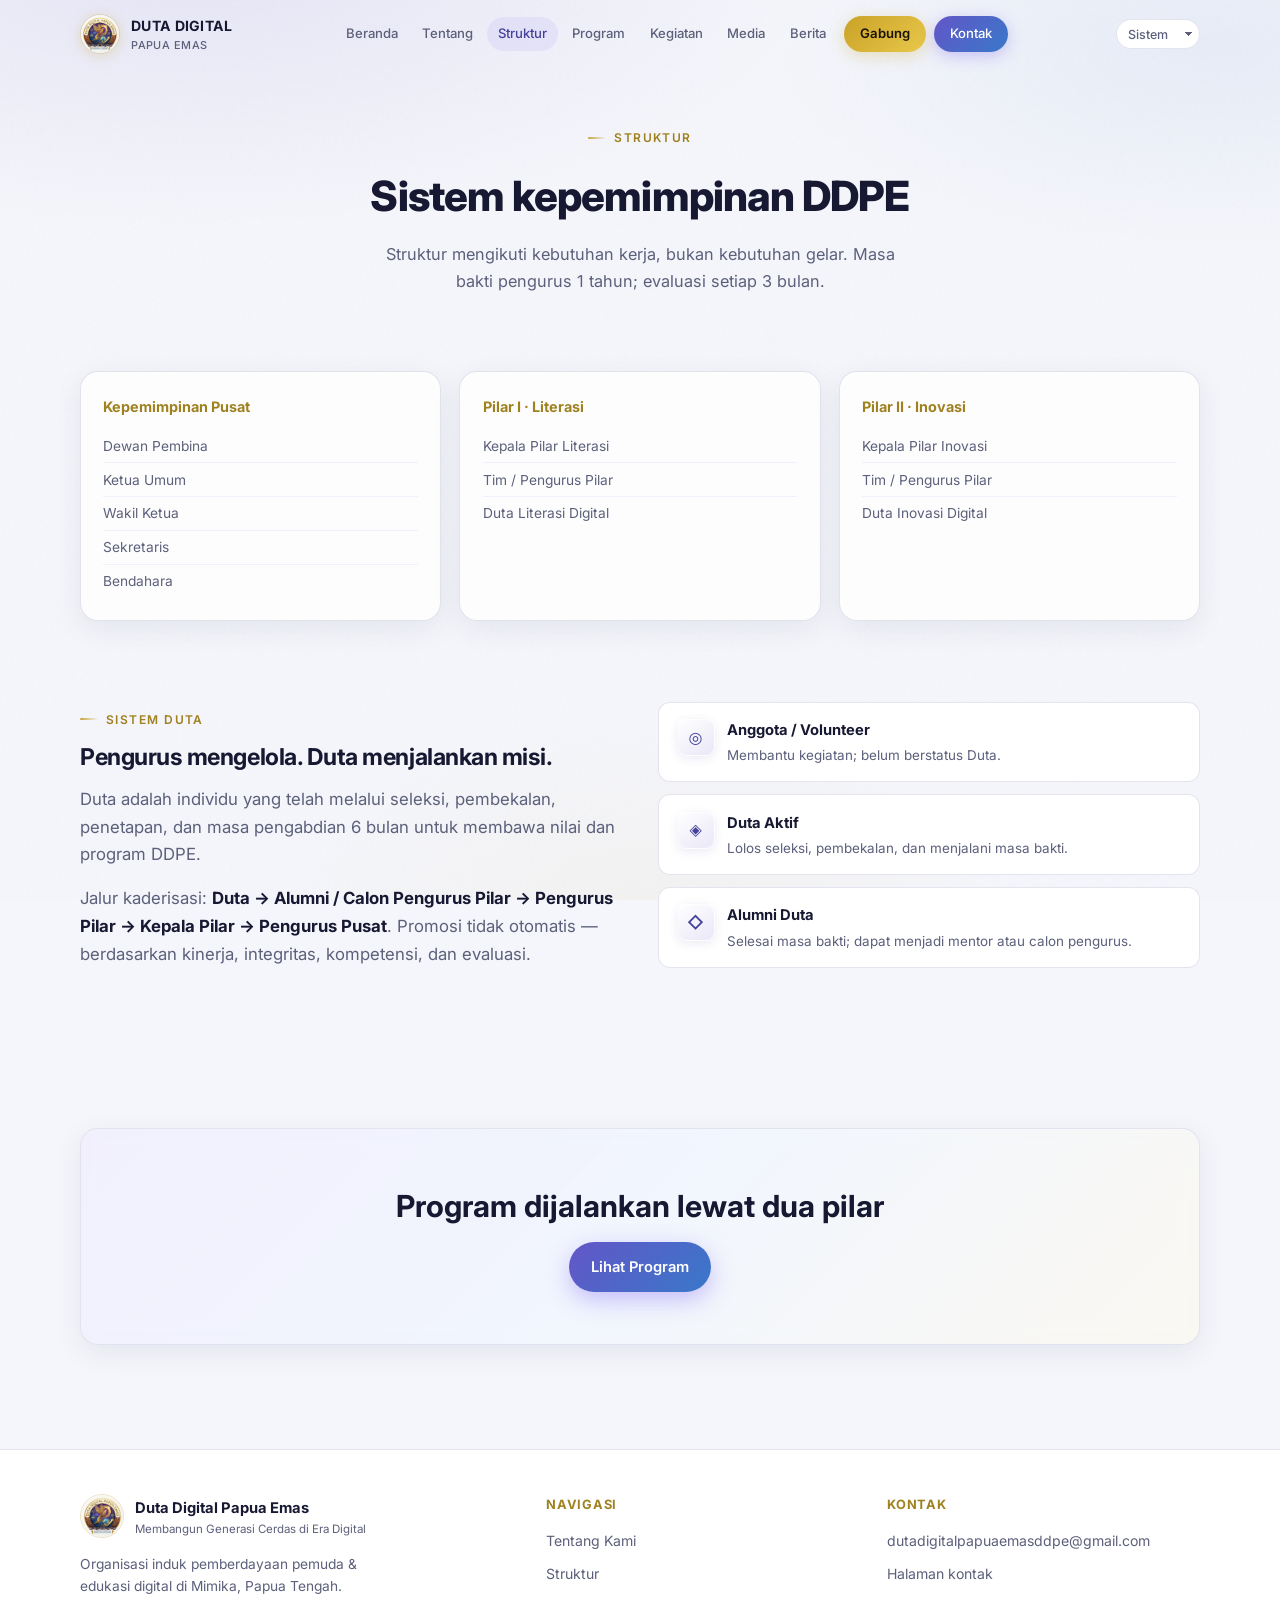
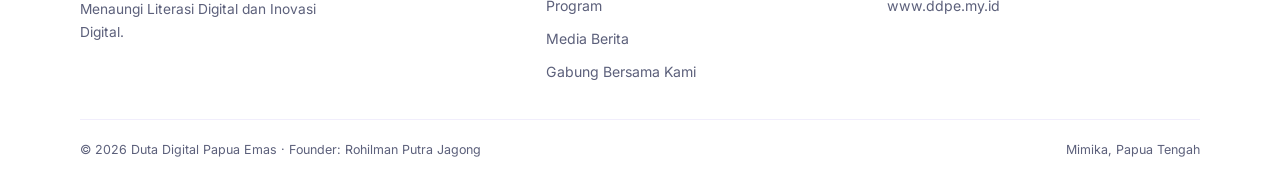
<file: struktur.html>
<!DOCTYPE html>
<html lang="id">
<head>
  <meta charset="UTF-8" />
  <meta name="viewport" content="width=device-width, initial-scale=1.0" />
  <title>Struktur Organisasi · Duta Digital Papua Emas</title>
  <meta name="description" content="Struktur kepemimpinan, sistem Duta, dan jalur kaderisasi DDPE." />
  <link rel="canonical" href="https://ddpe.my.id/struktur.html" />
  <meta property="og:type" content="website" />
  <meta property="og:url" content="https://ddpe.my.id/struktur.html" />
  <meta property="og:title" content="Struktur Organisasi · Duta Digital Papua Emas" />
  <meta property="og:description" content="Struktur kepemimpinan, sistem Duta, dan jalur kaderisasi DDPE." />
  <meta property="og:image" content="https://ddpe.my.id/assets/logo-ddpe.jpg" />
  <link rel="icon" href="assets/logo-ddpe.jpg" />
  <link rel="preconnect" href="https://fonts.googleapis.com" />
  <link rel="preconnect" href="https://fonts.gstatic.com" crossorigin />
  <link href="https://fonts.googleapis.com/css2?family=Inter:wght@400;500;600;700;800&display=swap" rel="stylesheet" />
  <link rel="stylesheet" href="css/main.css" />
  <script>!function(){var e=localStorage.getItem("ddpe-theme")||"system",t=e==="dark"||e==="system"&&matchMedia("(prefers-color-scheme: dark)").matches;document.documentElement.classList.toggle("dark",t)}();</script>
</head>
<body>
  <div class="bg-layer"></div>
  <div class="bg-noise"></div>

  <nav class="navbar" id="navbar">
    <div class="container nav-inner">
      <a href="index.html" class="nav-brand">
        <img src="assets/logo-ddpe.jpg" alt="Logo DDPE" />
        <div>DUTA DIGITAL<span>PAPUA EMAS</span></div>
      </a>
      <button class="nav-toggle" id="navToggle" aria-label="Menu" aria-expanded="false">
        <span></span><span></span><span></span>
      </button>
      <div class="nav-links" id="navLinks">
        <a href="index.html">Beranda</a>
        <a href="tentang.html">Tentang</a>
        <a href="struktur.html" class="active">Struktur</a>
        <a href="program.html">Program</a>
        <a href="kegiatan.html">Kegiatan</a>
        <a href="media.html">Media</a>
        <a href="berita.html">Berita</a>
        <a href="gabung.html" class="btn-join">Gabung</a>
        <a href="kontak.html" class="btn-nav">Kontak</a>
      </div>
      <div id="theme-toggle-container"></div>
    </div>
  </nav>

  <header class="page-header">
    <div class="container">
      <div class="section-label reveal">Struktur</div>
      <h1 class="reveal reveal-delay-1">Sistem kepemimpinan DDPE</h1>
      <p class="reveal reveal-delay-2">Struktur mengikuti kebutuhan kerja, bukan kebutuhan gelar. Masa bakti pengurus 1 tahun; evaluasi setiap 3 bulan.</p>
    </div>
  </header>

  <section class="section" style="padding-top:0;">
    <div class="container">
      <div class="struct-grid">
        <div class="struct-card glass reveal">
          <h4>Kepemimpinan Pusat</h4>
          <ul>
            <li>Dewan Pembina</li>
            <li>Ketua Umum</li>
            <li>Wakil Ketua</li>
            <li>Sekretaris</li>
            <li>Bendahara</li>
          </ul>
        </div>
        <div class="struct-card glass reveal reveal-delay-1">
          <h4>Pilar I · Literasi</h4>
          <ul>
            <li>Kepala Pilar Literasi</li>
            <li>Tim / Pengurus Pilar</li>
            <li>Duta Literasi Digital</li>
          </ul>
        </div>
        <div class="struct-card glass reveal reveal-delay-2">
          <h4>Pilar II · Inovasi</h4>
          <ul>
            <li>Kepala Pilar Inovasi</li>
            <li>Tim / Pengurus Pilar</li>
            <li>Duta Inovasi Digital</li>
          </ul>
        </div>
      </div>
    </div>
  </section>

  <section class="section" style="padding-top:0;">
    <div class="container dual-grid">
      <div class="reveal">
        <div class="section-label">Sistem Duta</div>
        <h2 class="section-title" style="font-size:1.45rem;">Pengurus mengelola. Duta menjalankan misi.</h2>
        <p class="section-desc" style="max-width:none;margin-bottom:1rem;">
          Duta adalah individu yang telah melalui seleksi, pembekalan, penetapan, dan masa pengabdian 6 bulan untuk membawa nilai dan program DDPE.
        </p>
        <p class="section-desc" style="max-width:none;">
          Jalur kaderisasi: <strong style="color:var(--text);">Duta → Alumni / Calon Pengurus Pilar → Pengurus Pilar → Kepala Pilar → Pengurus Pusat</strong>. Promosi tidak otomatis — berdasarkan kinerja, integritas, kompetensi, dan evaluasi.
        </p>
      </div>
      <div class="feature-list reveal reveal-delay-2" style="margin-top:0;">
        <div class="feature-item"><div class="feature-icon">◎</div><div><strong>Anggota / Volunteer</strong><p>Membantu kegiatan; belum berstatus Duta.</p></div></div>
        <div class="feature-item"><div class="feature-icon">◈</div><div><strong>Duta Aktif</strong><p>Lolos seleksi, pembekalan, dan menjalani masa bakti.</p></div></div>
        <div class="feature-item"><div class="feature-icon">◇</div><div><strong>Alumni Duta</strong><p>Selesai masa bakti; dapat menjadi mentor atau calon pengurus.</p></div></div>
      </div>
    </div>
  </section>

  <section class="section">
    <div class="container">
      <div class="cta-band glass reveal">
        <h2>Program dijalankan lewat dua pilar</h2>
        <div class="hero-actions"><a href="program.html" class="btn btn-primary">Lihat Program</a></div>
      </div>
    </div>
  </section>


  <footer class="footer">
    <div class="container">
      <div class="footer-grid">
        <div>
          <div class="footer-brand">
            <img src="assets/logo-ddpe.jpg" alt="DDPE" />
            <div>
              <strong>Duta Digital Papua Emas</strong>
              <span>Membangun Generasi Cerdas di Era Digital</span>
            </div>
          </div>
          <p>Organisasi induk pemberdayaan pemuda &amp; edukasi digital di Mimika, Papua Tengah. Menaungi Literasi Digital dan Inovasi Digital.</p>
        </div>
        <div>
          <h4>Navigasi</h4>
          <ul>
            <li><a href="tentang.html">Tentang Kami</a></li>
            <li><a href="struktur.html">Struktur</a></li>
            <li><a href="program.html">Program</a></li>
            <li><a href="media.html">Media</a>
        <a href="berita.html">Berita</a></li>
            <li><a href="gabung.html">Gabung Bersama Kami</a></li>
          </ul>
        </div>
        <div>
          <h4>Kontak</h4>
          <ul>
            <li><a href="mailto:dutadigitalpapuaemasddpe@gmail.com">dutadigitalpapuaemasddpe@gmail.com</a></li>
            <li><a href="kontak.html">Halaman kontak</a></li>
            <li><a href="https://www.ddpe.my.id">www.ddpe.my.id</a></li>
          </ul>
        </div>
      </div>
      <div class="footer-bottom">
        <span>© 2026 Duta Digital Papua Emas · Founder: Rohilman Putra Jagong</span>
        <span>Mimika, Papua Tengah</span>
      </div>
    </div>
  </footer>
  <script src="js/theme.js" defer></script>
  <script src="js/main.js"></script>
</body>
</html>
</file>
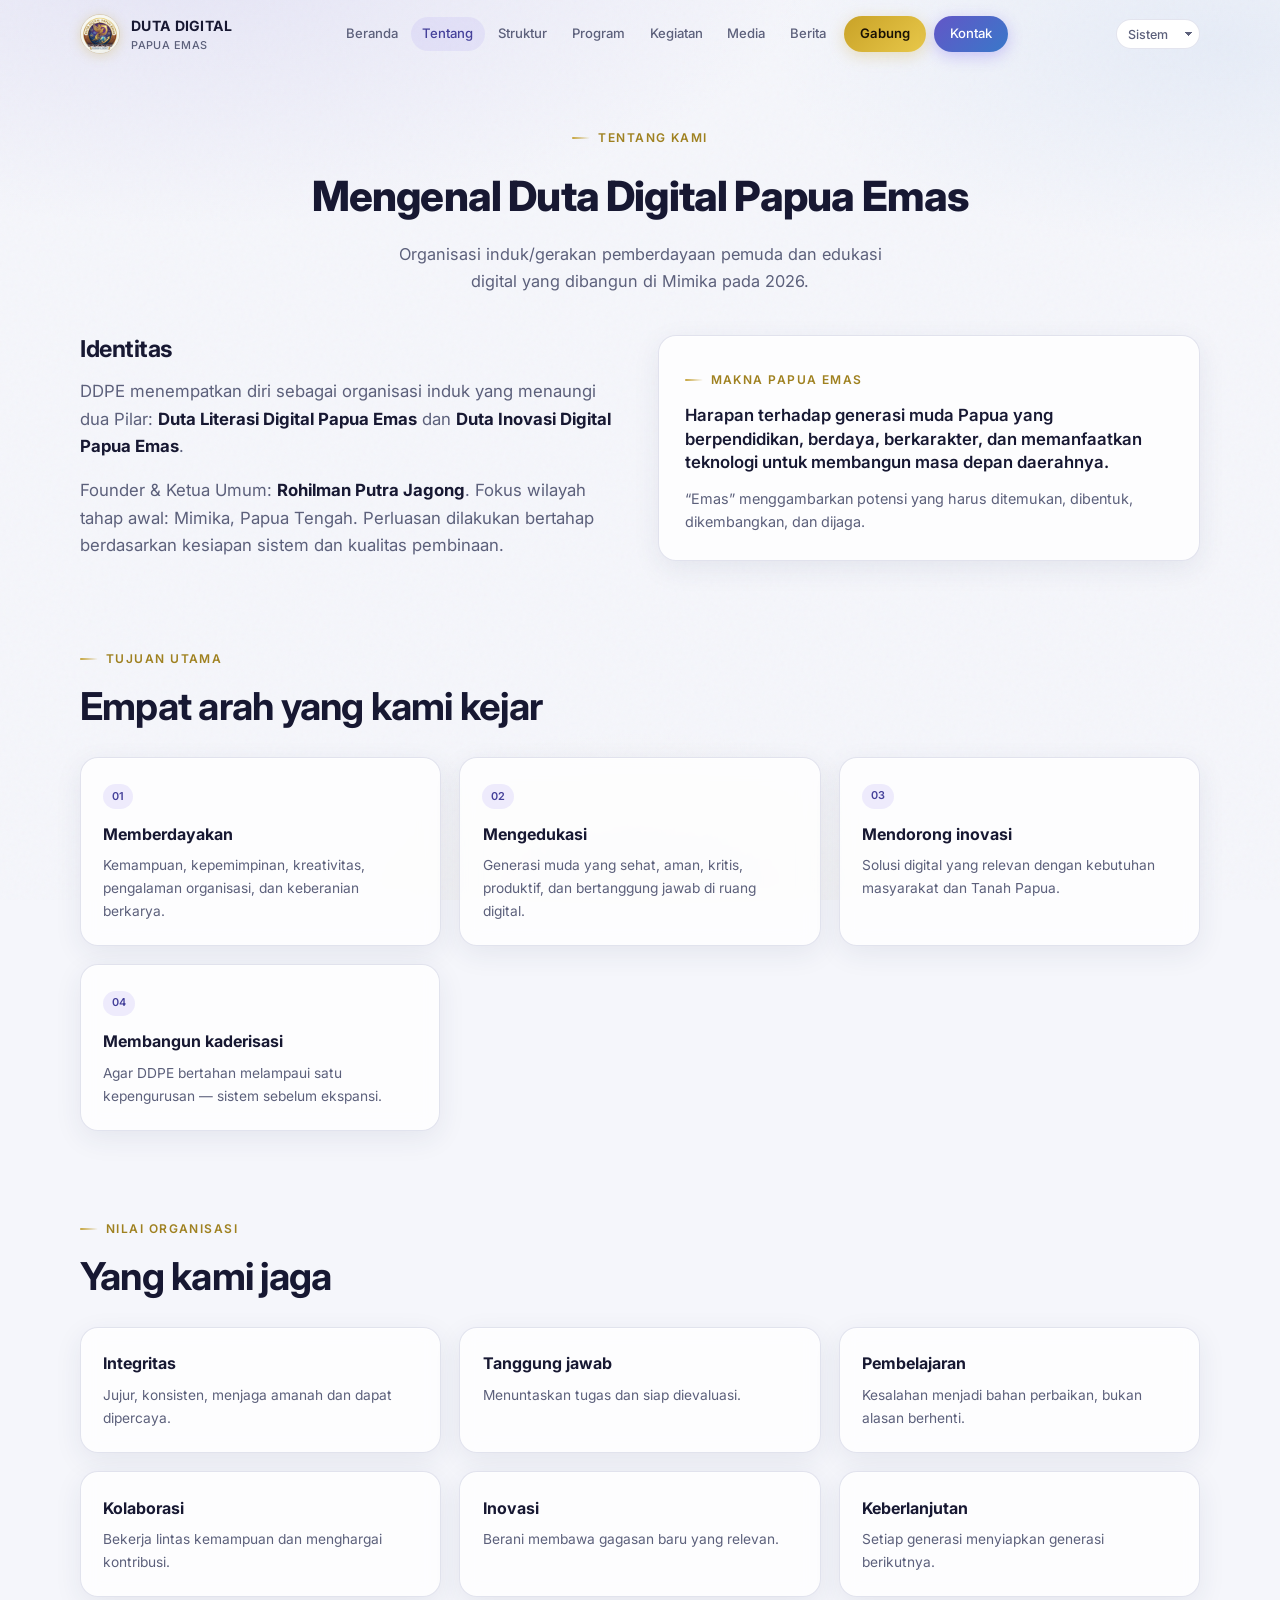
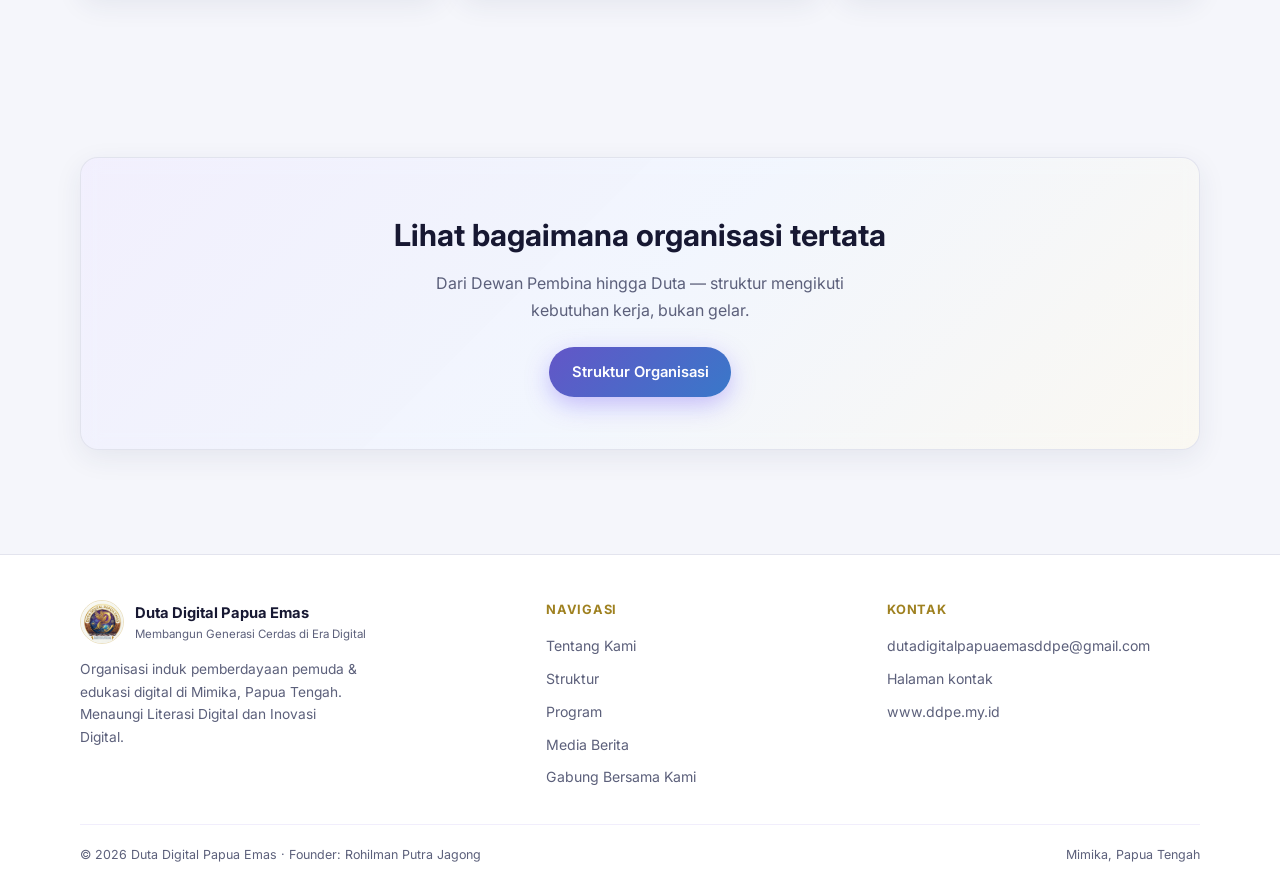
<file: tentang.html>
<!DOCTYPE html>
<html lang="id">
<head>
  <meta charset="UTF-8" />
  <meta name="viewport" content="width=device-width, initial-scale=1.0" />
  <title>Tentang DDPE | Founder Rohilman Putra Jagong</title>
  <meta name="description" content="Duta Digital Papua Emas (DDPE) adalah komunitas pemuda Papua yang digagas oleh Rohilman Putra Jagong, dengan fokus pada pemberdayaan, literasi digital, dan inovasi untuk membangun generasi muda yang cerdas, kreatif, dan berdaya di era digital." />
  <meta name="keywords" content="tentang DDPE, Rohilman Putra Jagong, komunitas pemuda Papua, literasi digital Papua, inovasi digital Mimika, organisasi pemuda Papua" />
  <meta name="robots" content="index, follow" />
  <link rel="canonical" href="https://ddpe.my.id/tentang.html" />
  <meta property="og:type" content="website" />
  <meta property="og:url" content="https://ddpe.my.id/tentang.html" />
  <meta property="og:title" content="Tentang DDPE | Founder Rohilman Putra Jagong" />
  <meta property="og:description" content="Duta Digital Papua Emas (DDPE) adalah komunitas pemuda Papua yang digagas oleh Rohilman Putra Jagong, dengan fokus pada pemberdayaan, literasi digital, dan inovasi untuk membangun generasi muda yang cerdas, kreatif, dan berdaya di era digital." />
  <meta property="og:image" content="https://ddpe.my.id/assets/logo-ddpe.jpg" />
  <link rel="icon" href="assets/logo-ddpe.jpg" />
  <link rel="preconnect" href="https://fonts.googleapis.com" />
  <link rel="preconnect" href="https://fonts.gstatic.com" crossorigin />
  <link href="https://fonts.googleapis.com/css2?family=Inter:wght@400;500;600;700;800&display=swap" rel="stylesheet" />
  <link rel="stylesheet" href="css/main.css" />
  <script>!function(){var e=localStorage.getItem("ddpe-theme")||"system",t=e==="dark"||e==="system"&&matchMedia("(prefers-color-scheme: dark)").matches;document.documentElement.classList.toggle("dark",t)}();</script>
</head>
<body>
  <div class="bg-layer"></div>
  <div class="bg-noise"></div>

  <nav class="navbar" id="navbar">
    <div class="container nav-inner">
      <a href="index.html" class="nav-brand">
        <img src="assets/logo-ddpe.jpg" alt="Logo DDPE" />
        <div>DUTA DIGITAL<span>PAPUA EMAS</span></div>
      </a>
      <button class="nav-toggle" id="navToggle" aria-label="Menu" aria-expanded="false">
        <span></span><span></span><span></span>
      </button>
      <div class="nav-links" id="navLinks">
        <a href="index.html">Beranda</a>
        <a href="tentang.html" class="active">Tentang</a>
        <a href="struktur.html">Struktur</a>
        <a href="program.html">Program</a>
        <a href="kegiatan.html">Kegiatan</a>
        <a href="media.html">Media</a>
        <a href="berita.html">Berita</a>
        <a href="gabung.html" class="btn-join">Gabung</a>
        <a href="kontak.html" class="btn-nav">Kontak</a>
      </div>
      <div id="theme-toggle-container"></div>
    </div>
  </nav>

  <header class="page-header">
    <div class="container">
      <div class="section-label reveal">Tentang Kami</div>
      <h1 class="reveal reveal-delay-1">Mengenal Duta Digital Papua Emas</h1>
      <p class="reveal reveal-delay-2">Organisasi induk/gerakan pemberdayaan pemuda dan edukasi digital yang dibangun di Mimika pada 2026.</p>
    </div>
  </header>

  <section class="section" style="padding-top:0;">
    <div class="container dual-grid">
      <div class="reveal">
        <h2 class="section-title" style="font-size:1.45rem;">Identitas</h2>
        <p class="section-desc" style="max-width:none;margin-bottom:1rem;">
          DDPE menempatkan diri sebagai organisasi induk yang menaungi dua Pilar: <strong style="color:var(--text);">Duta Literasi Digital Papua Emas</strong> dan <strong style="color:var(--text);">Duta Inovasi Digital Papua Emas</strong>.
        </p>
        <p class="section-desc" style="max-width:none;">
          Founder &amp; Ketua Umum: <strong style="color:var(--text);">Rohilman Putra Jagong</strong>. Fokus wilayah tahap awal: Mimika, Papua Tengah. Perluasan dilakukan bertahap berdasarkan kesiapan sistem dan kualitas pembinaan.
        </p>
      </div>
      <div class="glass reveal reveal-delay-2" style="padding:1.6rem;">
        <div class="section-label">Makna Papua Emas</div>
        <p style="font-size:1.05rem;font-weight:600;line-height:1.4;margin-bottom:0.75rem;">
          Harapan terhadap generasi muda Papua yang berpendidikan, berdaya, berkarakter, dan memanfaatkan teknologi untuk membangun masa depan daerahnya.
        </p>
        <p style="color:var(--text-muted);font-size:0.9rem;">“Emas” menggambarkan potensi yang harus ditemukan, dibentuk, dikembangkan, dan dijaga.</p>
      </div>
    </div>
  </section>

  <section class="section" style="padding-top:0;">
    <div class="container">
      <div class="reveal"><div class="section-label">Tujuan utama</div><h2 class="section-title">Empat arah yang kami kejar</h2></div>
      <div class="kegiatan-grid" style="margin-top:1.75rem;">
        <div class="kegiatan-card glass reveal"><div class="badge">01</div><h3>Memberdayakan</h3><p>Kemampuan, kepemimpinan, kreativitas, pengalaman organisasi, dan keberanian berkarya.</p></div>
        <div class="kegiatan-card glass reveal reveal-delay-1"><div class="badge">02</div><h3>Mengedukasi</h3><p>Generasi muda yang sehat, aman, kritis, produktif, dan bertanggung jawab di ruang digital.</p></div>
        <div class="kegiatan-card glass reveal reveal-delay-2"><div class="badge">03</div><h3>Mendorong inovasi</h3><p>Solusi digital yang relevan dengan kebutuhan masyarakat dan Tanah Papua.</p></div>
      </div>
      <div class="kegiatan-card glass reveal" style="margin-top:1.15rem;max-width:360px;"><div class="badge">04</div><h3>Membangun kaderisasi</h3><p>Agar DDPE bertahan melampaui satu kepengurusan — sistem sebelum ekspansi.</p></div>
    </div>
  </section>

  <section class="section" style="padding-top:0;">
    <div class="container">
      <div class="reveal"><div class="section-label">Nilai organisasi</div><h2 class="section-title">Yang kami jaga</h2></div>
      <div class="kegiatan-grid" style="margin-top:1.75rem;">
        <div class="kegiatan-card glass reveal"><h3>Integritas</h3><p>Jujur, konsisten, menjaga amanah dan dapat dipercaya.</p></div>
        <div class="kegiatan-card glass reveal reveal-delay-1"><h3>Tanggung jawab</h3><p>Menuntaskan tugas dan siap dievaluasi.</p></div>
        <div class="kegiatan-card glass reveal reveal-delay-2"><h3>Pembelajaran</h3><p>Kesalahan menjadi bahan perbaikan, bukan alasan berhenti.</p></div>
        <div class="kegiatan-card glass reveal"><h3>Kolaborasi</h3><p>Bekerja lintas kemampuan dan menghargai kontribusi.</p></div>
        <div class="kegiatan-card glass reveal reveal-delay-1"><h3>Inovasi</h3><p>Berani membawa gagasan baru yang relevan.</p></div>
        <div class="kegiatan-card glass reveal reveal-delay-2"><h3>Keberlanjutan</h3><p>Setiap generasi menyiapkan generasi berikutnya.</p></div>
      </div>
    </div>
  </section>

  <section class="section">
    <div class="container">
      <div class="cta-band glass reveal">
        <h2>Lihat bagaimana organisasi tertata</h2>
        <p>Dari Dewan Pembina hingga Duta — struktur mengikuti kebutuhan kerja, bukan gelar.</p>
        <div class="hero-actions"><a href="struktur.html" class="btn btn-primary">Struktur Organisasi</a></div>
      </div>
    </div>
  </section>


  <footer class="footer">
    <div class="container">
      <div class="footer-grid">
        <div>
          <div class="footer-brand">
            <img src="assets/logo-ddpe.jpg" alt="DDPE" />
            <div>
              <strong>Duta Digital Papua Emas</strong>
              <span>Membangun Generasi Cerdas di Era Digital</span>
            </div>
          </div>
          <p>Organisasi induk pemberdayaan pemuda &amp; edukasi digital di Mimika, Papua Tengah. Menaungi Literasi Digital dan Inovasi Digital.</p>
        </div>
        <div>
          <h4>Navigasi</h4>
          <ul>
            <li><a href="tentang.html">Tentang Kami</a></li>
            <li><a href="struktur.html">Struktur</a></li>
            <li><a href="program.html">Program</a></li>
            <li><a href="media.html">Media</a>
        <a href="berita.html">Berita</a></li>
            <li><a href="gabung.html">Gabung Bersama Kami</a></li>
          </ul>
        </div>
        <div>
          <h4>Kontak</h4>
          <ul>
            <li><a href="mailto:dutadigitalpapuaemasddpe@gmail.com">dutadigitalpapuaemasddpe@gmail.com</a></li>
            <li><a href="kontak.html">Halaman kontak</a></li>
            <li><a href="https://www.ddpe.my.id">www.ddpe.my.id</a></li>
          </ul>
        </div>
      </div>
      <div class="footer-bottom">
        <span>© 2026 Duta Digital Papua Emas · Founder: Rohilman Putra Jagong</span>
        <span>Mimika, Papua Tengah</span>
      </div>
    </div>
  </footer>
  <script src="js/theme.js" defer></script>
  <script src="js/main.js"></script>
</body>
</html>
</file>
<file: css/main.css>
/* ============================================
   DDPE Official Website — Light Premium 2026
   Ungu · biru · digital emas · tidak gelap
   ============================================ */

:root {
  --bg: #f5f6fb;
  --bg-soft: #e9ebf5;
  --bg-white: #ffffff;
  --bg-card: rgba(255, 255, 255, 0.78);
  --border: rgba(61, 68, 135, 0.14);
  --border-gold: rgba(184, 148, 40, 0.28);
  --text: #171832;
  --text-muted: #5c607b;
  --purple: #6356c7;
  --purple-deep: #45419a;
  --blue: #3978c9;
  --gold: #c5a33b;
  --gold-soft: #9f8120;
  --radius: 18px;
  --radius-sm: 12px;
  --shadow: 0 8px 28px rgba(43, 47, 92, 0.08);
  --shadow-hover: 0 12px 32px rgba(43, 47, 92, 0.13);
  --font: "Inter", system-ui, -apple-system, sans-serif;
  --ease: cubic-bezier(0.22, 1, 0.36, 1);
  --ease-out: cubic-bezier(0.16, 1, 0.3, 1);
}

html.dark {
  --bg: #11131f;
  --bg-soft: #1b1e2f;
  --bg-white: #202337;
  --bg-card: rgba(32, 35, 55, 0.82);
  --border: rgba(174, 181, 255, 0.17);
  --text: #f2f3ff;
  --text-muted: #b8bdd4;
  --shadow: 0 10px 40px rgba(0, 0, 0, 0.22);
  --shadow-hover: 0 16px 48px rgba(0, 0, 0, 0.32);
}
html.dark .bg-layer {
  background:
    radial-gradient(ellipse 90% 55% at 15% -5%, rgba(99, 86, 199, 0.18), transparent 55%),
    radial-gradient(ellipse 70% 45% at 95% 5%, rgba(57, 120, 201, 0.12), transparent 50%),
    radial-gradient(ellipse 50% 35% at 50% 100%, rgba(197, 163, 59, 0.06), transparent 55%),
    var(--bg);
}
html.dark .navbar.scrolled { background: rgba(25, 23, 39, 0.9); }
html.dark .float-card { background: rgba(33, 31, 49, 0.92); }
html.dark .nav-toggle, html.dark .btn-ghost, html.dark .feature-item,
html.dark .media-filter select, html.dark .editor-box input,
html.dark .editor-box select, html.dark .editor-box textarea { background: var(--bg-white); color: var(--text); }

.theme-switcher { display: inline-flex; align-items: center; margin-left: .4rem; }
.theme-switcher select {
  appearance: none; border: 1px solid var(--border); border-radius: 999px;
  padding: .4rem 1.8rem .4rem .7rem; color: var(--text-muted); background: var(--bg-white);
  font: 500 .78rem var(--font); cursor: pointer;
  background-image: linear-gradient(45deg, transparent 50%, currentColor 50%), linear-gradient(135deg, currentColor 50%, transparent 50%);
  background-position: calc(100% - 10px) 50%, calc(100% - 6px) 50%;
  background-size: 4px 4px, 4px 4px; background-repeat: no-repeat;
}
.theme-switcher select:focus { outline: 2px solid rgba(107, 78, 240, .35); outline-offset: 2px; }
@media (max-width: 900px) { .theme-switcher { margin: .35rem 0; } }

*, *::before, *::after { box-sizing: border-box; margin: 0; padding: 0; }
html { scroll-behavior: smooth; font-size: 16px; }
body {
  font-family: var(--font);
  background: var(--bg);
  color: var(--text);
  line-height: 1.65;
  overflow-x: hidden;
  -webkit-font-smoothing: antialiased;
}
img { max-width: 100%; display: block; }
a { color: inherit; text-decoration: none; }
ul { list-style: none; }

.bg-layer {
  position: fixed; inset: 0; z-index: -2;
  background:
    radial-gradient(ellipse 90% 55% at 15% -5%, rgba(99, 86, 199, 0.11), transparent 55%),
    radial-gradient(ellipse 70% 45% at 95% 5%, rgba(57, 120, 201, 0.08), transparent 50%),
    radial-gradient(ellipse 50% 35% at 50% 100%, rgba(197, 163, 59, 0.05), transparent 55%),
    var(--bg);
}
.bg-noise {
  position: fixed; inset: 0; z-index: -1; opacity: 0.03; pointer-events: none;
  background-image: url("data:image/svg+xml,%3Csvg viewBox='0 0 256 256' xmlns='http://www.w3.org/2000/svg'%3E%3Cfilter id='n'%3E%3CfeTurbulence type='fractalNoise' baseFrequency='0.9' numOctaves='4' stitchTiles='stitch'/%3E%3C/filter%3E%3Crect width='100%25' height='100%25' filter='url(%23n)'/%3E%3C/svg%3E");
}
.container { width: min(1120px, 92%); margin-inline: auto; }
.section { padding: 5rem 0; position: relative; }
.section-label {
  display: inline-flex; align-items: center; gap: 0.5rem;
  font-size: 0.75rem; font-weight: 600; letter-spacing: 0.12em; text-transform: uppercase;
  color: var(--gold-soft); margin-bottom: 0.9rem;
}
.section-label::before {
  content: ""; width: 18px; height: 2px;
  background: linear-gradient(90deg, var(--gold), transparent); border-radius: 2px;
}
.section-title {
  font-size: clamp(1.7rem, 3.8vw, 2.4rem); font-weight: 700; line-height: 1.2;
  letter-spacing: -0.02em; margin-bottom: 0.9rem; color: var(--text);
}
.section-desc { color: var(--text-muted); max-width: 540px; font-size: 1.05rem; }

.navbar {
  position: fixed; top: 0; left: 0; right: 0; z-index: 100; padding: 0.85rem 0;
  transition: background 0.35s var(--ease), box-shadow 0.35s var(--ease), padding 0.3s var(--ease);
  border-bottom: 1px solid transparent;
}
.navbar.scrolled {
  background: rgba(255, 255, 255, 0.88);
  backdrop-filter: blur(16px) saturate(1.3);
  -webkit-backdrop-filter: blur(16px) saturate(1.3);
  border-bottom-color: var(--border);
  box-shadow: 0 4px 24px rgba(26, 20, 51, 0.06);
  padding: 0.55rem 0;
}
.nav-inner { display: flex; align-items: center; justify-content: space-between; gap: 1rem; }
.nav-brand {
  display: flex; align-items: center; gap: 0.7rem; font-weight: 700;
  font-size: 0.88rem; letter-spacing: 0.02em; color: var(--text);
}
.nav-brand img {
  width: 40px; height: 40px; border-radius: 50%; object-fit: cover;
  border: 1.5px solid var(--border-gold); box-shadow: 0 2px 12px rgba(201, 162, 39, 0.25);
}
.nav-brand span { display: block; font-size: 0.68rem; font-weight: 500; color: var(--text-muted); letter-spacing: 0.04em; }
.nav-links { display: flex; align-items: center; gap: 0.15rem; flex-wrap: wrap; justify-content: flex-end; }
.nav-links a {
  padding: 0.4rem 0.7rem; font-size: 0.82rem; font-weight: 500; color: var(--text-muted);
  border-radius: 999px; transition: color 0.25s var(--ease), background 0.25s var(--ease); white-space: nowrap;
}
.nav-links a:hover, .nav-links a.active { color: var(--purple-deep); background: rgba(107, 78, 240, 0.08); }
.nav-links .btn-nav {
  margin-left: 0.35rem; background: linear-gradient(135deg, var(--purple), var(--blue));
  color: #fff !important; padding: 0.45rem 1rem; box-shadow: 0 4px 16px rgba(107, 78, 240, 0.3);
}
.nav-links .btn-nav:hover { background: linear-gradient(135deg, #7c63f5, #60a5fa); transform: translateY(-1px); }
.nav-links .btn-join {
  margin-left: 0.25rem; background: linear-gradient(135deg, #c9a227, #e8c84a);
  color: #1a1205 !important; padding: 0.45rem 1rem; font-weight: 600;
  box-shadow: 0 4px 16px rgba(201, 162, 39, 0.28);
}
.nav-links .btn-join:hover { transform: translateY(-1px); box-shadow: 0 6px 20px rgba(201, 162, 39, 0.35); }
.nav-toggle {
  display: none; width: 42px; height: 42px; border: 1px solid var(--border); border-radius: 10px;
  background: var(--bg-white); cursor: pointer; align-items: center; justify-content: center;
  flex-direction: column; gap: 5px;
}
.nav-toggle span { display: block; width: 18px; height: 2px; background: var(--text); border-radius: 2px; }

.btn {
  display: inline-flex; align-items: center; justify-content: center; gap: 0.5rem;
  padding: 0.8rem 1.4rem; font-size: 0.92rem; font-weight: 600; border-radius: 999px; border: none; cursor: pointer;
  transition: transform 0.3s var(--ease), box-shadow 0.3s var(--ease), background 0.3s var(--ease);
}
.btn-primary {
  background: linear-gradient(135deg, var(--purple) 0%, var(--blue) 100%); color: #fff;
  box-shadow: 0 8px 24px rgba(107, 78, 240, 0.35);
}
.btn-primary:hover { transform: translateY(-2px); box-shadow: 0 12px 32px rgba(107, 78, 240, 0.42); }
.btn-ghost {
  background: var(--bg-white); border: 1px solid var(--border); color: var(--text);
  box-shadow: 0 2px 10px rgba(26, 20, 51, 0.04);
}
.btn-ghost:hover { border-color: rgba(107, 78, 240, 0.25); transform: translateY(-2px); box-shadow: var(--shadow); }
.btn-gold {
  background: linear-gradient(135deg, #c9a227, #e8c84a); color: #1a1205;
  box-shadow: 0 8px 24px rgba(201, 162, 39, 0.28);
}
.btn-gold:hover { transform: translateY(-2px); box-shadow: 0 12px 32px rgba(201, 162, 39, 0.35); }

.glass {
  background: var(--bg-card); border: 1px solid var(--border); border-radius: var(--radius);
  backdrop-filter: blur(10px) saturate(1.08); -webkit-backdrop-filter: blur(10px) saturate(1.08);
  box-shadow: var(--shadow), inset 0 1px 0 rgba(255, 255, 255, 0.34);
}
.glass-gold { border-color: var(--border-gold); box-shadow: 0 10px 36px rgba(201, 162, 39, 0.1); }

.hero { min-height: 92vh; display: flex; align-items: center; padding: 7rem 0 3.5rem; position: relative; }
.hero-grid { display: grid; grid-template-columns: 1.15fr 0.85fr; gap: 2.5rem; align-items: center; }
.hero-badge {
  display: inline-flex; align-items: center; gap: 0.5rem; padding: 0.35rem 0.9rem;
  font-size: 0.72rem; font-weight: 600; letter-spacing: 0.08em; text-transform: uppercase;
  color: var(--gold-soft); background: rgba(201, 162, 39, 0.12); border: 1px solid var(--border-gold);
  border-radius: 999px; margin-bottom: 1.35rem;
}
.hero h1 {
  font-size: clamp(2rem, 4.8vw, 3.15rem); font-weight: 800; line-height: 1.12;
  letter-spacing: -0.03em; margin-bottom: 1.15rem; color: var(--text);
}
.hero h1 .line-accent {
  background: linear-gradient(120deg, var(--gold-soft), var(--purple) 55%, var(--blue));
  -webkit-background-clip: text; background-clip: text; color: transparent;
}
.hero-desc { color: var(--text-muted); font-size: 1.08rem; max-width: 480px; margin-bottom: 1.85rem; }
.hero-actions { display: flex; flex-wrap: wrap; gap: 0.8rem; }
.hero-visual { position: relative; display: flex; justify-content: center; align-items: center; }
.hero-logo-ring {
  width: min(300px, 68vw); height: min(300px, 68vw); border-radius: 50%; padding: 7px;
  background: linear-gradient(145deg, rgba(201, 162, 39, 0.55), rgba(107, 78, 240, 0.45), rgba(59, 130, 246, 0.35));
  animation: spin-slow 30s linear infinite; box-shadow: 0 20px 60px rgba(107, 78, 240, 0.18);
}
.hero-logo-ring-inner {
  width: 100%; height: 100%; border-radius: 50%; background: var(--bg-white);
  display: flex; align-items: center; justify-content: center;
  animation: spin-slow 30s linear infinite reverse;
}
.hero-logo-ring-inner img { width: 88%; height: 88%; border-radius: 50%; object-fit: cover; }
.float-card {
  position: absolute; display: flex; align-items: center; gap: 0.6rem; padding: 0.65rem 0.95rem;
  background: rgba(255, 255, 255, 0.92); border: 1px solid var(--border); border-radius: 14px;
  backdrop-filter: blur(12px); box-shadow: 0 12px 36px rgba(26, 20, 51, 0.1);
  font-size: 0.8rem; font-weight: 600; color: var(--text); animation: float-y 5s ease-in-out infinite;
}
.float-card img { width: 34px; height: 34px; border-radius: 8px; object-fit: cover; }
.float-card .tag { font-size: 0.62rem; color: var(--gold-soft); letter-spacing: 0.06em; text-transform: uppercase; font-weight: 600; }
.float-card.p1 { top: 6%; left: -6%; }
.float-card.p2 { bottom: 10%; right: -4%; animation-delay: 1.2s; }
@keyframes spin-slow { to { transform: rotate(360deg); } }
@keyframes float-y { 0%, 100% { transform: translateY(0); } 50% { transform: translateY(-10px); } }

.reveal { opacity: 0; transform: translateY(24px); transition: opacity 0.75s var(--ease-out), transform 0.75s var(--ease-out); }
.reveal.visible { opacity: 1; transform: translateY(0); }
.reveal-delay-1 { transition-delay: 0.1s; }
.reveal-delay-2 { transition-delay: 0.2s; }
.reveal-delay-3 { transition-delay: 0.3s; }
.reveal-delay-4 { transition-delay: 0.4s; }

.stats-strip { display: grid; grid-template-columns: repeat(4, 1fr); gap: 1rem; margin-top: 1.25rem; position: relative; z-index: 5; }
.stat-card { padding: 1.35rem 1.1rem; text-align: center; transition: transform 0.35s var(--ease), box-shadow 0.35s var(--ease); }
.stat-card:hover { transform: translateY(-4px); box-shadow: var(--shadow-hover); }
.stat-num {
  font-size: 1.75rem; font-weight: 800;
  background: linear-gradient(120deg, var(--gold-soft), var(--purple));
  -webkit-background-clip: text; background-clip: text; color: transparent; line-height: 1.2;
}
.stat-label { font-size: 0.78rem; color: var(--text-muted); margin-top: 0.2rem; }

.dual-grid { display: grid; grid-template-columns: 1fr 1fr; gap: 2.25rem; align-items: center; }
.feature-list { margin-top: 1.35rem; display: flex; flex-direction: column; gap: 0.75rem; }
.feature-item {
  display: flex; gap: 0.8rem; align-items: flex-start; padding: 0.95rem 1.1rem;
  border-radius: var(--radius-sm); background: var(--bg-white); border: 1px solid var(--border);
  transition: border-color 0.3s var(--ease), box-shadow 0.3s var(--ease);
}
.feature-item:hover { border-color: rgba(107, 78, 240, 0.2); box-shadow: var(--shadow); }
.feature-icon {
  width: 38px; height: 38px; border-radius: 10px;
  background: linear-gradient(145deg, rgba(255, 255, 255, 0.62), rgba(99, 86, 199, 0.14));
  border: 1px solid rgba(255, 255, 255, 0.58);
  box-shadow: inset 0 1px 0 rgba(255, 255, 255, 0.68), 0 3px 10px rgba(69, 65, 154, 0.1);
  display: flex; align-items: center; justify-content: center; font-size: 1rem; flex-shrink: 0;
  color: var(--purple-deep); font-weight: 700;
}
html.dark .feature-icon {
  background: linear-gradient(145deg, rgba(255, 255, 255, 0.12), rgba(99, 86, 199, 0.22));
  border-color: rgba(255, 255, 255, 0.16);
  box-shadow: inset 0 1px 0 rgba(255, 255, 255, 0.2), 0 3px 10px rgba(0, 0, 0, 0.16);
}
.feature-item strong { display: block; font-size: 0.92rem; margin-bottom: 0.12rem; }
.feature-item p { font-size: 0.84rem; color: var(--text-muted); }

.pilar-grid { display: grid; grid-template-columns: 1fr 1fr; gap: 1.35rem; margin-top: 2.25rem; }
.pilar-card { padding: 1.6rem; position: relative; overflow: hidden; transition: transform 0.4s var(--ease), box-shadow 0.4s var(--ease); }
.pilar-card:hover { transform: translateY(-5px); box-shadow: var(--shadow-hover); }
.pilar-card::before {
  content: ""; position: absolute; top: 0; left: 0; right: 0; height: 3px;
  background: linear-gradient(90deg, var(--purple), var(--blue));
}
.pilar-card.gold::before { background: linear-gradient(90deg, var(--gold), #e8c84a); }
.pilar-head { display: flex; align-items: center; gap: 0.9rem; margin-bottom: 1rem; }
.pilar-head img { width: 52px; height: 52px; border-radius: 12px; object-fit: cover; border: 1px solid var(--border); }
.pilar-head h3 { font-size: 1.1rem; font-weight: 700; }
.pilar-head .sub { font-size: 0.78rem; color: var(--text-muted); }
.pilar-card p { color: var(--text-muted); font-size: 0.92rem; margin-bottom: 0.9rem; }
.pilar-roles { display: flex; flex-wrap: wrap; gap: 0.35rem; }
.pilar-roles span {
  font-size: 0.7rem; padding: 0.28rem 0.6rem; border-radius: 999px;
  background: var(--bg-soft); border: 1px solid var(--border); color: var(--text-muted);
}

.struct-grid { display: grid; grid-template-columns: repeat(3, 1fr); gap: 1.15rem; margin-top: 2.25rem; }
.struct-card { padding: 1.4rem; transition: transform 0.35s var(--ease); }
.struct-card:hover { transform: translateY(-3px); }
.struct-card h4 { font-size: 0.9rem; margin-bottom: 0.7rem; color: var(--gold-soft); }
.struct-card ul li {
  font-size: 0.86rem; color: var(--text-muted); padding: 0.32rem 0;
  border-bottom: 1px solid rgba(76, 47, 212, 0.06);
}
.struct-card ul li:last-child { border-bottom: none; }

.program-grid { display: grid; grid-template-columns: repeat(2, 1fr); gap: 1.35rem; margin-top: 2.25rem; }
.program-card { padding: 1.85rem; transition: transform 0.4s var(--ease); }
.program-card:hover { transform: translateY(-4px); }
.program-num { font-size: 0.72rem; font-weight: 700; letter-spacing: 0.1em; color: var(--gold-soft); margin-bottom: 0.65rem; }
.program-card h3 { font-size: 1.2rem; margin-bottom: 0.65rem; }
.program-card p { color: var(--text-muted); font-size: 0.92rem; }

.kegiatan-grid { display: grid; grid-template-columns: repeat(3, 1fr); gap: 1.15rem; margin-top: 2.25rem; }
.kegiatan-card { padding: 1.4rem; transition: transform 0.35s var(--ease), box-shadow 0.35s; }
.kegiatan-card:hover { transform: translateY(-4px); box-shadow: var(--shadow-hover); }
.kegiatan-card .badge {
  display: inline-block; font-size: 0.68rem; font-weight: 600; padding: 0.22rem 0.55rem;
  border-radius: 999px; background: rgba(107, 78, 240, 0.1); color: var(--purple-deep); margin-bottom: 0.75rem;
}
.kegiatan-card h3 { font-size: 1rem; margin-bottom: 0.45rem; }
.kegiatan-card p { font-size: 0.86rem; color: var(--text-muted); }

.media-grid { display: grid; grid-template-columns: repeat(3, 1fr); gap: 1.25rem; margin-top: 2.25rem; }
.media-card { overflow: hidden; transition: transform 0.35s var(--ease), box-shadow 0.35s; padding: 0; }
.media-card:hover { transform: translateY(-4px); box-shadow: var(--shadow-hover); }
.media-thumb {
  height: 140px;
  background: linear-gradient(135deg, rgba(99, 86, 199, 0.16), rgba(57, 120, 201, 0.13), rgba(197, 163, 59, 0.08));
  border-bottom: 1px solid var(--border);
  display: flex; align-items: center; justify-content: center; font-size: 2rem; color: var(--purple);
}
.media-body { padding: 1.25rem 1.35rem 1.45rem; }
.media-meta { font-size: 0.72rem; color: var(--text-muted); margin-bottom: 0.45rem; }
.media-card h3 { font-size: 1.02rem; margin-bottom: 0.45rem; line-height: 1.35; }
.media-card p { font-size: 0.86rem; color: var(--text-muted); }

.coming-wrap {
  min-height: 70vh; display: flex; align-items: center; justify-content: center;
  padding: 8rem 0 4rem; text-align: center;
}
.coming-box { max-width: 480px; padding: 2.75rem 2rem; }
.coming-box .badge-soon {
  display: inline-block; font-size: 0.72rem; font-weight: 700; letter-spacing: 0.12em;
  text-transform: uppercase; color: var(--gold-soft); background: rgba(201, 162, 39, 0.12);
  border: 1px solid var(--border-gold); padding: 0.35rem 0.9rem; border-radius: 999px; margin-bottom: 1.25rem;
}
.coming-box h1 { font-size: clamp(1.7rem, 4vw, 2.2rem); margin-bottom: 0.85rem; }
.coming-box p { color: var(--text-muted); margin-bottom: 1.75rem; }

.cta-band { padding: 3.25rem 2.25rem; text-align: center; position: relative; overflow: hidden; }
.cta-band::before {
  content: ""; position: absolute; inset: 0;
  background: linear-gradient(135deg, rgba(107, 78, 240, 0.08), rgba(59, 130, 246, 0.06), rgba(201, 162, 39, 0.06));
  pointer-events: none;
}
.cta-band h2 { font-size: clamp(1.4rem, 2.8vw, 1.9rem); margin-bottom: 0.65rem; position: relative; }
.cta-band p { color: var(--text-muted); max-width: 460px; margin: 0 auto 1.5rem; position: relative; }
.cta-band .hero-actions { justify-content: center; position: relative; }

.contact-grid { display: grid; grid-template-columns: 1fr 1fr; gap: 1.75rem; margin-top: 2.25rem; }
.contact-card { padding: 1.6rem; }
.contact-card h3 { font-size: 1.05rem; margin-bottom: 0.9rem; }
.contact-row { display: flex; gap: 0.8rem; align-items: flex-start; margin-bottom: 0.9rem; }
.contact-row .ico {
  width: 38px; height: 38px; border-radius: 12px;
  background: linear-gradient(145deg, rgba(255, 255, 255, 0.62), rgba(99, 86, 199, 0.14));
  border: 1px solid rgba(255, 255, 255, 0.58);
  box-shadow: inset 0 1px 0 rgba(255, 255, 255, 0.68), 0 3px 10px rgba(69, 65, 154, 0.1);
  display: flex; align-items: center; justify-content: center; flex-shrink: 0; color: var(--purple-deep); font-weight: 700;
}
html.dark .contact-row .ico { background: linear-gradient(145deg, rgba(255, 255, 255, 0.12), rgba(99, 86, 199, 0.22)); border-color: rgba(255, 255, 255, 0.16); box-shadow: inset 0 1px 0 rgba(255, 255, 255, 0.2), 0 3px 10px rgba(0, 0, 0, 0.16); }
.contact-row strong { display: block; font-size: 0.82rem; }
.contact-row span, .contact-row a { font-size: 0.88rem; color: var(--text-muted); }
.contact-row a:hover { color: var(--purple-deep); }

.footer {
  padding: 2.75rem 0 1.75rem; border-top: 1px solid var(--border); margin-top: 1.5rem; background: var(--bg-white);
}
.footer-grid { display: grid; grid-template-columns: 1.4fr 1fr 1fr; gap: 1.75rem; margin-bottom: 1.75rem; }
.footer-brand { display: flex; align-items: center; gap: 0.7rem; margin-bottom: 0.85rem; }
.footer-brand img { width: 44px; height: 44px; border-radius: 50%; object-fit: cover; border: 1px solid var(--border-gold); }
.footer-brand strong { font-size: 0.92rem; }
.footer-brand span { display: block; font-size: 0.72rem; color: var(--text-muted); }
.footer p { font-size: 0.86rem; color: var(--text-muted); max-width: 280px; }
.footer h4 { font-size: 0.8rem; letter-spacing: 0.06em; text-transform: uppercase; color: var(--gold-soft); margin-bottom: 0.75rem; }
.footer ul li { margin-bottom: 0.4rem; }
.footer ul a { font-size: 0.88rem; color: var(--text-muted); transition: color 0.2s; }
.footer ul a:hover { color: var(--purple-deep); }
.footer-bottom {
  padding-top: 1.25rem; border-top: 1px solid rgba(76, 47, 212, 0.08);
  display: flex; justify-content: space-between; align-items: center; flex-wrap: wrap; gap: 0.65rem;
  font-size: 0.78rem; color: var(--text-muted);
}

.page-header { padding: 7.5rem 0 2.5rem; text-align: center; }
.page-header h1 { font-size: clamp(1.85rem, 3.8vw, 2.6rem); font-weight: 800; letter-spacing: -0.02em; margin-bottom: 0.65rem; }
.page-header p { color: var(--text-muted); max-width: 520px; margin-inline: auto; font-size: 1.02rem; }

@media (max-width: 980px) {
  .nav-links a { font-size: 0.78rem; padding: 0.35rem 0.55rem; }
}
@media (max-width: 900px) {
  .hero-grid, .dual-grid, .pilar-grid, .program-grid, .contact-grid { grid-template-columns: 1fr; }
  .stats-strip { grid-template-columns: repeat(2, 1fr); }
  .struct-grid, .kegiatan-grid, .media-grid { grid-template-columns: 1fr; }
  .footer-grid { grid-template-columns: 1fr; }
  .float-card.p1 { left: 0; }
  .float-card.p2 { right: 0; }
}
@media (max-width: 768px) {
  .nav-links {
    display: none; position: absolute; top: 100%; left: 0; right: 0; flex-direction: column;
    background: rgba(255, 255, 255, 0.97); backdrop-filter: blur(16px); padding: 0.85rem;
    border-bottom: 1px solid var(--border); gap: 0.2rem; box-shadow: 0 12px 32px rgba(26, 20, 51, 0.08);
  }
  .nav-links.open { display: flex; }
  .nav-toggle { display: flex; }
  .hero { min-height: auto; padding-top: 6.25rem; }
  .section { padding: 3.25rem 0; }
}
@media (prefers-reduced-motion: reduce) {
  *, *::before, *::after { animation-duration: 0.01ms !important; transition-duration: 0.01ms !important; }
  .reveal { opacity: 1; transform: none; }
}


/* ===== Media hub (PTFI-style) ===== */
.media-hero {
  margin-top: 4.5rem;
  display: grid;
  grid-template-columns: 1.05fr 0.95fr;
  min-height: 380px;
  border-radius: 0 0 var(--radius) var(--radius);
  overflow: hidden;
  box-shadow: var(--shadow);
  background: var(--bg-white);
  border: 1px solid var(--border);
  border-top: none;
}

.media-hero-visual {
  position: relative;
  min-height: 320px;
  background:
    linear-gradient(145deg, rgba(26, 20, 51, 0.55), rgba(76, 47, 212, 0.35)),
    url("../assets/logo-ddpe.jpg") center/cover no-repeat;
  display: flex;
  align-items: flex-end;
  padding: 1.75rem;
}

.media-hero-visual::after {
  content: "";
  position: absolute;
  inset: 0;
  background: linear-gradient(to top, rgba(10, 8, 28, 0.75) 0%, rgba(10, 8, 28, 0.15) 55%, transparent 100%);
  pointer-events: none;
}

.media-hero-caption {
  position: relative;
  z-index: 1;
  color: #fff;
}

.media-hero-caption .tag {
  font-size: 0.7rem;
  font-weight: 700;
  letter-spacing: 0.1em;
  text-transform: uppercase;
  color: #f0d78c;
  margin-bottom: 0.4rem;
}

.media-hero-caption h2 {
  font-size: 1.35rem;
  font-weight: 700;
  line-height: 1.3;
  max-width: 280px;
}

.media-hero-menu {
  padding: 1.75rem 1.85rem 1.5rem;
  background: #f3f1fa;
  display: flex;
  flex-direction: column;
}

.media-hero-menu h3 {
  font-size: 0.78rem;
  font-weight: 700;
  letter-spacing: 0.12em;
  text-transform: uppercase;
  color: var(--purple);
  margin-bottom: 1rem;
}

.media-menu-list {
  display: flex;
  flex-direction: column;
  gap: 0.15rem;
  flex: 1;
}

.media-menu-list a {
  display: block;
  padding: 0.55rem 0.75rem;
  font-size: 0.95rem;
  color: var(--text);
  border-radius: 8px;
  transition: background 0.25s var(--ease), color 0.25s var(--ease), transform 0.25s var(--ease);
}

.media-menu-list a:hover,
.media-menu-list a.active {
  background: rgba(107, 78, 240, 0.1);
  color: var(--purple-deep);
  transform: translateX(3px);
}

.media-section {
  padding: 3.5rem 0 1rem;
}

.media-section-head {
  display: flex;
  align-items: flex-end;
  justify-content: space-between;
  gap: 1rem;
  flex-wrap: wrap;
  margin-bottom: 1.5rem;
}

.media-section-head h2 {
  font-size: clamp(1.4rem, 3vw, 1.85rem);
  font-weight: 700;
  letter-spacing: -0.02em;
}

.media-filter {
  display: inline-flex;
  align-items: center;
  gap: 0.5rem;
  font-size: 0.85rem;
  color: var(--text-muted);
}

.media-filter select {
  appearance: none;
  border: 1px solid var(--border);
  background: var(--bg-white);
  border-radius: 10px;
  padding: 0.45rem 2rem 0.45rem 0.85rem;
  font-size: 0.85rem;
  font-family: var(--font);
  color: var(--text);
  cursor: pointer;
  background-image: url("data:image/svg+xml,%3Csvg xmlns='http://www.w3.org/2000/svg' width='12' height='8' viewBox='0 0 12 8'%3E%3Cpath fill='%235c5678' d='M1 1l5 5 5-5'/%3E%3C/svg%3E");
  background-repeat: no-repeat;
  background-position: right 0.7rem center;
}

.news-grid {
  display: grid;
  grid-template-columns: 1.4fr 1fr;
  gap: 1.25rem;
}

.news-featured {
  position: relative;
  overflow: hidden;
  min-height: 320px;
  display: flex;
  flex-direction: column;
  justify-content: flex-end;
  padding: 1.5rem;
  background:
    linear-gradient(to top, rgba(26, 20, 51, 0.88) 0%, rgba(26, 20, 51, 0.25) 55%, transparent),
    linear-gradient(135deg, rgba(107, 78, 240, 0.35), rgba(59, 130, 246, 0.25));
  color: #fff;
  transition: transform 0.35s var(--ease), box-shadow 0.35s var(--ease);
}

.news-featured:hover {
  transform: translateY(-4px);
  box-shadow: var(--shadow-hover);
}

.news-featured .badge {
  display: inline-block;
  font-size: 0.68rem;
  font-weight: 700;
  letter-spacing: 0.08em;
  text-transform: uppercase;
  background: rgba(240, 215, 140, 0.2);
  color: #f0d78c;
  padding: 0.25rem 0.6rem;
  border-radius: 999px;
  margin-bottom: 0.75rem;
  width: fit-content;
}

.news-featured h3 {
  font-size: 1.35rem;
  font-weight: 700;
  line-height: 1.3;
  margin-bottom: 0.5rem;
}

.news-featured p {
  font-size: 0.9rem;
  opacity: 0.85;
  max-width: 420px;
}

.news-featured .date {
  font-size: 0.75rem;
  opacity: 0.7;
  margin-top: 0.75rem;
}

.news-list {
  display: flex;
  flex-direction: column;
  gap: 0.85rem;
}

.news-item {
  display: grid;
  grid-template-columns: 88px 1fr;
  gap: 0.9rem;
  padding: 0.85rem;
  transition: transform 0.3s var(--ease), box-shadow 0.3s var(--ease);
}

.news-item:hover {
  transform: translateY(-2px);
  box-shadow: var(--shadow-hover);
}

.news-thumb {
  width: 88px;
  height: 72px;
  border-radius: 10px;
  background: linear-gradient(145deg, rgba(255, 255, 255, 0.58), rgba(99, 86, 199, 0.16));
  border: 1px solid rgba(255, 255, 255, 0.52);
  box-shadow: inset 0 1px 0 rgba(255, 255, 255, 0.64), 0 3px 10px rgba(69, 65, 154, 0.08);
  display: flex;
  align-items: center;
  justify-content: center;
  font-size: 1.25rem;
  color: var(--purple);
  flex-shrink: 0;
}

.news-item h4 {
  font-size: 0.95rem;
  font-weight: 600;
  line-height: 1.35;
  margin-bottom: 0.25rem;
}

.news-item .meta {
  font-size: 0.75rem;
  color: var(--text-muted);
}

.video-grid {
  display: grid;
  grid-template-columns: repeat(3, 1fr);
  gap: 1.15rem;
}

.video-card {
  overflow: hidden;
  transition: transform 0.35s var(--ease), box-shadow 0.35s var(--ease);
  padding: 0;
}

.video-card:hover {
  transform: translateY(-4px);
  box-shadow: var(--shadow-hover);
}

.video-thumb {
  position: relative;
  height: 160px;
  background: linear-gradient(145deg, #2a2450, #4c2fd4 60%, #3b82f6);
  display: flex;
  align-items: center;
  justify-content: center;
}

.video-thumb .play {
  width: 52px;
  height: 52px;
  border-radius: 50%;
  background: rgba(255, 255, 255, 0.7);
  border: 1px solid rgba(255, 255, 255, 0.78);
  backdrop-filter: blur(8px);
  -webkit-backdrop-filter: blur(8px);
  display: flex;
  align-items: center;
  justify-content: center;
  box-shadow: 0 8px 24px rgba(0, 0, 0, 0.2);
  transition: transform 0.3s var(--ease);
}

.video-card:hover .play { transform: scale(1.08); }

.video-thumb .play::after {
  content: "";
  width: 0;
  height: 0;
  border-style: solid;
  border-width: 8px 0 8px 14px;
  border-color: transparent transparent transparent var(--purple-deep);
  margin-left: 3px;
}

.video-body {
  padding: 1.1rem 1.2rem 1.25rem;
  background: var(--bg-white);
}

.video-body h3 {
  font-size: 0.98rem;
  font-weight: 600;
  line-height: 1.35;
  margin-bottom: 0.35rem;
}

.video-body .meta {
  font-size: 0.75rem;
  color: var(--text-muted);
}

.photo-grid {
  display: grid;
  grid-template-columns: repeat(4, 1fr);
  gap: 0.85rem;
}

.photo-item {
  aspect-ratio: 1;
  border-radius: var(--radius-sm);
  overflow: hidden;
  background: linear-gradient(135deg, rgba(99, 86, 199, 0.15), rgba(57, 120, 201, 0.1), rgba(197, 163, 59, 0.07));
  border: 1px solid var(--border);
  box-shadow: inset 0 1px 0 rgba(255, 255, 255, 0.46), 0 3px 10px rgba(69, 65, 154, 0.06);
  display: flex;
  align-items: center;
  justify-content: center;
  font-size: 1.5rem;
  color: var(--purple);
  transition: transform 0.35s var(--ease), box-shadow 0.35s var(--ease);
  cursor: default;
}

.photo-item:hover {
  transform: scale(1.03);
  box-shadow: var(--shadow);
}
html.dark .news-thumb,
html.dark .photo-item { box-shadow: inset 0 1px 0 rgba(255, 255, 255, 0.16), 0 3px 10px rgba(0, 0, 0, 0.16); }
html.dark .news-thumb { background: linear-gradient(145deg, rgba(255, 255, 255, 0.11), rgba(99, 86, 199, 0.22)); border-color: rgba(255, 255, 255, 0.15); }
html.dark .video-thumb .play { background: rgba(32, 35, 55, 0.72); border-color: rgba(255, 255, 255, 0.2); }

.media-empty {
  text-align: center;
  padding: 2.5rem 1.5rem;
  color: var(--text-muted);
  font-size: 0.95rem;
}

.media-empty strong {
  display: block;
  color: var(--text);
  font-size: 1.05rem;
  margin-bottom: 0.35rem;
}

@media (max-width: 900px) {
  .media-hero { grid-template-columns: 1fr; }
  .media-hero-visual { min-height: 220px; }
  .news-grid { grid-template-columns: 1fr; }
  .video-grid { grid-template-columns: 1fr; }
  .photo-grid { grid-template-columns: repeat(2, 1fr); }
}


/* ===== Article reader & editor ===== */
.article-wrap { padding: 7.5rem 0 3rem; }
.article-card {
  max-width: 760px;
  margin: 0 auto;
  padding: 2rem 1.75rem 2.5rem;
}
.article-card .badge {
  display: inline-block;
  font-size: 0.7rem;
  font-weight: 700;
  letter-spacing: 0.08em;
  text-transform: uppercase;
  color: var(--purple-deep);
  background: rgba(107, 78, 240, 0.1);
  padding: 0.28rem 0.65rem;
  border-radius: 999px;
  margin-bottom: 1rem;
}
.article-card h1 {
  font-size: clamp(1.6rem, 3.5vw, 2.2rem);
  font-weight: 800;
  line-height: 1.25;
  letter-spacing: -0.02em;
  margin-bottom: 0.85rem;
}
.article-meta {
  font-size: 0.88rem;
  color: var(--text-muted);
  margin-bottom: 1.75rem;
  padding-bottom: 1.25rem;
  border-bottom: 1px solid var(--border);
}
.article-body {
  font-size: 1.05rem;
  line-height: 1.8;
  color: var(--text);
}
.article-body p { margin-bottom: 1.1rem; }
.article-body strong { font-weight: 650; }
.article-body em { font-style: italic; }

.news-list-page { padding: 7.5rem 0 3rem; }
.news-filters {
  display: flex;
  flex-wrap: wrap;
  gap: 0.45rem;
  margin-bottom: 1.75rem;
}
.news-filters button {
  border: 1px solid var(--border);
  background: var(--bg-white);
  color: var(--text-muted);
  font-family: var(--font);
  font-size: 0.82rem;
  font-weight: 500;
  padding: 0.4rem 0.9rem;
  border-radius: 999px;
  cursor: pointer;
  transition: all 0.25s var(--ease);
}
.news-filters button.active,
.news-filters button:hover {
  background: rgba(107, 78, 240, 0.1);
  color: var(--purple-deep);
  border-color: rgba(107, 78, 240, 0.25);
}

.editor-wrap { padding: 7.5rem 0 3rem; max-width: 720px; margin: 0 auto; }
.editor-box { padding: 1.75rem; }
.editor-box label {
  display: block;
  font-size: 0.82rem;
  font-weight: 600;
  margin-bottom: 0.35rem;
  color: var(--text);
}
.editor-box input,
.editor-box select,
.editor-box textarea {
  width: 100%;
  border: 1px solid var(--border);
  border-radius: 12px;
  padding: 0.7rem 0.9rem;
  font-family: var(--font);
  font-size: 0.95rem;
  margin-bottom: 1rem;
  background: var(--bg-white);
  color: var(--text);
}
.editor-box textarea { min-height: 220px; resize: vertical; line-height: 1.6; }
.editor-box .hint { font-size: 0.78rem; color: var(--text-muted); margin-top: -0.65rem; margin-bottom: 1rem; }
.editor-msg {
  padding: 0.85rem 1rem;
  border-radius: 12px;
  margin-bottom: 1rem;
  font-size: 0.9rem;
  display: none;
}
.editor-msg.ok { display: block; background: rgba(34, 197, 94, 0.12); color: #166534; border: 1px solid rgba(34, 197, 94, 0.25); }
.editor-msg.err { display: block; background: rgba(239, 68, 68, 0.1); color: #991b1b; border: 1px solid rgba(239, 68, 68, 0.25); }
.lock-box { max-width: 400px; margin: 0 auto; padding: 2rem; text-align: center; }


/* ===== Welcome + Team (Beranda) ===== */
.welcome-band {
  padding: 1.25rem 1.5rem;
  margin-top: 1.5rem;
  display: flex;
  align-items: center;
  gap: 1rem;
  flex-wrap: wrap;
}
.welcome-band .wave {
  font-size: 1.5rem;
}
.welcome-band p {
  margin: 0;
  color: var(--text-muted);
  font-size: 0.98rem;
  flex: 1;
  min-width: 220px;
}
.welcome-band strong { color: var(--text); }

.team-section { padding: 4rem 0; }
.team-gallery {
  display: grid;
  grid-template-columns: 1.4fr 1fr 1fr;
  gap: 0.85rem;
  margin-top: 1.75rem;
}
.team-gallery figure {
  margin: 0;
  border-radius: var(--radius);
  overflow: hidden;
  border: 1px solid var(--border);
  background: var(--bg-white);
  box-shadow: var(--shadow);
  position: relative;
}
.team-gallery figure.main { grid-row: span 2; }
.team-gallery img {
  width: 100%;
  height: 100%;
  object-fit: cover;
  display: block;
  min-height: 180px;
  transition: transform 0.5s var(--ease);
}
.team-gallery figure.main img { min-height: 380px; }
.team-gallery figure:hover img { transform: scale(1.03); }
.team-gallery figcaption {
  position: absolute;
  left: 0; right: 0; bottom: 0;
  padding: 0.75rem 1rem;
  background: linear-gradient(to top, rgba(26,20,51,0.75), transparent);
  color: #fff;
  font-size: 0.78rem;
  font-weight: 500;
}

/* ===== Formal news portal ===== */
.news-masthead {
  border-bottom: 3px solid var(--text);
  padding-bottom: 0.85rem;
  margin-bottom: 1.75rem;
}
.news-masthead h1 {
  font-size: clamp(1.6rem, 3vw, 2rem);
  font-weight: 800;
  letter-spacing: -0.02em;
  margin: 0 0 0.25rem;
}
.news-masthead .deck {
  color: var(--text-muted);
  font-size: 0.95rem;
  margin: 0;
}

.news-formal-list {
  display: flex;
  flex-direction: column;
  gap: 0;
  background: var(--bg-white);
  border: 1px solid var(--border);
  border-radius: var(--radius);
  overflow: hidden;
  box-shadow: var(--shadow);
}
.news-formal-item {
  display: grid;
  grid-template-columns: 140px 1fr;
  gap: 1.15rem;
  padding: 1.25rem 1.35rem;
  border-bottom: 1px solid var(--border);
  text-decoration: none;
  color: inherit;
  transition: background 0.25s var(--ease);
}
.news-formal-item:last-child { border-bottom: none; }
.news-formal-item:hover { background: var(--bg-soft); }
.news-formal-thumb {
  width: 140px;
  height: 100px;
  border-radius: 8px;
  object-fit: cover;
  background: linear-gradient(135deg, rgba(107,78,240,0.12), rgba(201,162,39,0.1));
}
.news-formal-item .cat {
  font-size: 0.68rem;
  font-weight: 700;
  letter-spacing: 0.1em;
  text-transform: uppercase;
  color: var(--purple-deep);
  margin-bottom: 0.35rem;
}
.news-formal-item h3 {
  font-size: 1.12rem;
  font-weight: 700;
  line-height: 1.35;
  margin-bottom: 0.4rem;
  color: var(--text);
}
.news-formal-item:hover h3 { color: var(--purple-deep); }
.news-formal-item .excerpt {
  font-size: 0.9rem;
  color: var(--text-muted);
  line-height: 1.5;
  margin-bottom: 0.45rem;
}
.news-formal-item .byline {
  font-size: 0.75rem;
  color: var(--text-muted);
}

.news-featured-formal {
  display: grid;
  grid-template-columns: 1.2fr 1fr;
  gap: 0;
  background: var(--bg-white);
  border: 1px solid var(--border);
  border-radius: var(--radius);
  overflow: hidden;
  box-shadow: var(--shadow);
  margin-bottom: 1.5rem;
  text-decoration: none;
  color: inherit;
}
.news-featured-formal .img-wrap {
  min-height: 280px;
  background-size: cover;
  background-position: center;
  background-image: linear-gradient(135deg, #2a2450, #4c2fd4);
}
.news-featured-formal .body {
  padding: 1.75rem 1.6rem;
  display: flex;
  flex-direction: column;
  justify-content: center;
}
.news-featured-formal .cat {
  font-size: 0.7rem;
  font-weight: 700;
  letter-spacing: 0.12em;
  text-transform: uppercase;
  color: var(--gold-soft);
  margin-bottom: 0.65rem;
}
.news-featured-formal h2 {
  font-size: clamp(1.25rem, 2.5vw, 1.65rem);
  font-weight: 800;
  line-height: 1.25;
  margin-bottom: 0.75rem;
}
.news-featured-formal p {
  color: var(--text-muted);
  font-size: 0.95rem;
  line-height: 1.55;
  margin-bottom: 0.85rem;
}
.news-featured-formal .byline {
  font-size: 0.78rem;
  color: var(--text-muted);
  border-top: 1px solid var(--border);
  padding-top: 0.75rem;
}

/* Formal article page */
.article-formal {
  max-width: 720px;
  margin: 0 auto;
  background: var(--bg-white);
  border: 1px solid var(--border);
  border-radius: var(--radius);
  box-shadow: var(--shadow);
  padding: 2.25rem 2rem 2.75rem;
}
.article-formal .kicker {
  font-size: 0.72rem;
  font-weight: 700;
  letter-spacing: 0.14em;
  text-transform: uppercase;
  color: var(--purple-deep);
  margin-bottom: 0.85rem;
}
.article-formal h1 {
  font-size: clamp(1.65rem, 3.5vw, 2.35rem);
  font-weight: 800;
  line-height: 1.2;
  letter-spacing: -0.025em;
  margin-bottom: 1rem;
  color: var(--text);
}
.article-formal .byline-block {
  font-size: 0.88rem;
  color: var(--text-muted);
  padding-bottom: 1.25rem;
  margin-bottom: 1.5rem;
  border-bottom: 2px solid var(--text);
}
.article-formal .byline-block strong { color: var(--text); }
.article-formal .lead {
  font-size: 1.12rem;
  line-height: 1.65;
  color: var(--text);
  font-weight: 500;
  margin-bottom: 1.35rem;
}
.article-formal .body {
  font-size: 1.05rem;
  line-height: 1.85;
  color: #2a2540;
}
.article-formal .body p { margin-bottom: 1.15rem; }
.article-formal .body p:first-of-type::first-letter {
  font-size: 3.2rem;
  font-weight: 800;
  float: left;
  line-height: 0.85;
  padding-right: 0.5rem;
  padding-top: 0.15rem;
  color: var(--purple-deep);
}

.article-layout { max-width: 980px; margin: 0 auto; }
.article-breadcrumb { display:flex; flex-wrap:wrap; gap:.5rem; margin-bottom:1.35rem; color:var(--text-muted); font-size:.78rem; }
.article-breadcrumb a { color:var(--purple-deep); }
.article-kicker { display:inline-block; padding:.35rem .65rem; border-radius:999px; background:rgba(197,163,59,.14); color:var(--gold-soft); font-size:.7rem; font-weight:800; letter-spacing:.1em; text-transform:uppercase; }
.article-formal h1 { margin-top:.85rem; }
.article-meta { display:flex; flex-wrap:wrap; gap:.75rem; padding:0 0 1.25rem; margin-bottom:1.5rem; border-bottom:1px solid var(--border); color:var(--text-muted); font-size:.85rem; }
.article-meta span + span { border-left:1px solid var(--border); padding-left:.75rem; }
.article-hero { margin:0 0 1.5rem; }
.article-hero img { display:block; width:100%; aspect-ratio:16/9; object-fit:cover; border-radius:var(--radius); border:1px solid var(--border); }
.article-hero figcaption { margin-top:.55rem; color:var(--text-muted); font-size:.76rem; }
.article-body { font-size:1.05rem; line-height:1.85; }
.article-body a { color:var(--purple-deep); text-decoration:underline; }
.article-source { padding-top:1rem; border-top:1px solid var(--border); color:var(--text-muted); font-size:.88rem; }
.article-source a { color:var(--purple-deep); font-weight:700; }
.article-engagement { display:flex; flex-wrap:wrap; align-items:center; justify-content:space-between; gap:1rem; margin-top:2rem; padding:1rem 0; border-top:1px solid var(--border); border-bottom:1px solid var(--border); }
.share-bar { display:flex; flex-wrap:wrap; align-items:center; gap:.4rem; font-size:.78rem; color:var(--text-muted); }
.share-bar span { margin-right:.25rem; font-weight:700; color:var(--text); }
.share-bar button, .like-button { border:1px solid var(--border); border-radius:999px; padding:.45rem .7rem; background:var(--bg-white); color:var(--text); cursor:pointer; font:inherit; }
.share-bar button:hover, .like-button:hover, .like-button.is-liked { border-color:var(--gold); color:var(--gold-soft); }
.like-button b { margin-left:.2rem; }
.comments-section { margin-top:2rem; }
.comments-section h2, .related-section h2 { font-size:1.35rem; margin-bottom:1rem; }
.comment-form { display:grid; gap:.8rem; padding:1rem; background:var(--bg-soft); border:1px solid var(--border); border-radius:var(--radius-sm); }
.comment-form label { display:grid; gap:.35rem; color:var(--text-muted); font-size:.8rem; font-weight:700; }
.comment-form input, .comment-form textarea { width:100%; border:1px solid var(--border); border-radius:8px; padding:.7rem; color:var(--text); background:var(--bg-white); font:inherit; resize:vertical; }
.comment-form .btn { justify-self:start; }
.comment-list { display:grid; gap:.75rem; margin-top:1rem; }
.comment-item { padding:1rem; border-bottom:1px solid var(--border); }
.comment-item strong { margin-right:.65rem; }
.comment-item time { color:var(--text-muted); font-size:.75rem; }
.comment-item p { margin-top:.45rem; color:var(--text-muted); line-height:1.6; white-space:pre-wrap; }
.comment-empty, .article-not-found { color:var(--text-muted); padding:1.25rem 0; }
.related-section { margin:2.5rem 0 0; }
.related-grid { display:grid; grid-template-columns:repeat(3,1fr); gap:1rem; }
.related-card { overflow:hidden; border:1px solid var(--border); border-radius:var(--radius-sm); background:var(--bg-white); color:inherit; text-decoration:none; }
.related-card img { display:block; width:100%; aspect-ratio:16/9; object-fit:cover; }
.related-card span, .related-card h3, .related-card small { display:block; margin-left:1rem; margin-right:1rem; }
.related-card span { margin-top:.8rem; color:var(--gold-soft); font-size:.7rem; font-weight:800; text-transform:uppercase; }
.related-card h3 { margin-top:.35rem; font-size:1rem; line-height:1.35; }
.related-card small { margin-top:.7rem; margin-bottom:1rem; color:var(--text-muted); }

.media-center-modern { background:#0b1329; color:#fff; }
.media-center-hero { padding:9rem 0 4.5rem; background:linear-gradient(135deg,#0b1329 0%,#121f3b 70%,#1b2a48 100%); }
.media-center-eyebrow { color:#e3c66f; font-size:.75rem; font-weight:800; letter-spacing:.14em; text-transform:uppercase; }
.media-center-hero h1 { max-width:700px; margin:.75rem 0; font-size:clamp(2rem,5vw,4rem); line-height:1.05; color:#fff; }
.media-center-hero p { max-width:620px; color:#c9d1df; line-height:1.7; }
.media-center-content { padding-top:2rem; padding-bottom:3.5rem; }
.media-tabs { display:flex; gap:.35rem; flex-wrap:wrap; margin-bottom:1.5rem; }
.media-tabs button { border:1px solid rgba(197,163,59,.45); border-radius:999px; padding:.65rem 1rem; background:transparent; color:#d9e0eb; cursor:pointer; font:inherit; }
.media-tabs button.is-active, .media-tabs button:hover { background:#c5a33b; border-color:#c5a33b; color:#0b1329; }
.media-archive-grid { display:grid; grid-template-columns:repeat(3,1fr); gap:1.25rem; }
.media-archive-card { overflow:hidden; border:1px solid rgba(197,163,59,.2); border-radius:var(--radius-sm); background:#121e36; }
.media-archive-card a { display:block; height:100%; color:#fff; text-decoration:none; }
.media-archive-card img { display:block; width:100%; aspect-ratio:16/9; object-fit:cover; }
.media-archive-body { padding:1rem; }
.media-archive-body span { color:#e3c66f; font-size:.7rem; font-weight:800; text-transform:uppercase; }
.media-archive-body time { float:right; color:#aab7c9; font-size:.72rem; }
.media-archive-body h2 { margin:.75rem 0 .45rem; font-size:1.1rem; line-height:1.35; }
.media-archive-body p { display:-webkit-box; overflow:hidden; margin-bottom:1rem; color:#b7c2d2; font-size:.85rem; line-height:1.55; -webkit-box-orient:vertical; -webkit-line-clamp:2; }
.media-archive-body b { color:#e3c66f; font-size:.8rem; }
.media-archive-body i { font-style:normal; margin-left:.3rem; }
.media-archive-empty { grid-column:1/-1; padding:3rem 1rem; text-align:center; border:1px dashed rgba(197,163,59,.45); border-radius:var(--radius-sm); color:#b7c2d2; }
.media-archive-empty strong { display:block; margin-bottom:.4rem; color:#fff; font-size:1.1rem; }
#legacyMedia { display:none; }

@media (max-width: 760px) {
  .related-grid, .media-archive-grid { grid-template-columns:1fr; }
  .article-engagement { align-items:flex-start; flex-direction:column; }
  .media-center-hero { padding-top:7rem; }
}

.pengurus-bar {
  display: flex;
  flex-wrap: wrap;
  gap: 0.65rem;
  justify-content: center;
  margin-top: 2rem;
  padding-top: 1.5rem;
  border-top: 1px solid var(--border);
}

@media (max-width: 900px) {
  .team-gallery { grid-template-columns: 1fr; }
  .team-gallery figure.main { grid-row: auto; }
  .team-gallery figure.main img { min-height: 240px; }
  .news-featured-formal { grid-template-columns: 1fr; }
  .news-formal-item { grid-template-columns: 96px 1fr; gap: 0.85rem; }
  .news-formal-thumb { width: 96px; height: 72px; }
  .article-formal { padding: 1.5rem 1.15rem 2rem; }
}


/* ===== Intro motion (AE-style splash) ===== */
.intro-overlay {
  position: fixed;
  inset: 0;
  z-index: 9999;
  background: #0c0a18;
  display: flex;
  align-items: center;
  justify-content: center;
  overflow: hidden;
  transition: opacity 0.9s cubic-bezier(0.22, 1, 0.36, 1), visibility 0.9s;
}
.intro-overlay.is-done {
  opacity: 0;
  visibility: hidden;
  pointer-events: none;
}
.intro-bg {
  position: absolute;
  inset: 0;
  background:
    radial-gradient(ellipse 70% 50% at 30% 40%, rgba(107, 78, 240, 0.35), transparent 55%),
    radial-gradient(ellipse 60% 45% at 75% 60%, rgba(59, 130, 246, 0.22), transparent 50%),
    radial-gradient(ellipse 40% 30% at 50% 90%, rgba(201, 162, 39, 0.15), transparent 50%),
    #0c0a18;
}
.intro-orb {
  position: absolute;
  border-radius: 50%;
  filter: blur(40px);
  opacity: 0.45;
  animation: intro-orb 8s ease-in-out infinite alternate;
}
.intro-orb.o1 {
  width: 280px; height: 280px;
  background: #6b4ef0;
  top: 10%; left: 15%;
}
.intro-orb.o2 {
  width: 220px; height: 220px;
  background: #3b82f6;
  bottom: 15%; right: 12%;
  animation-delay: -2s;
}
.intro-orb.o3 {
  width: 160px; height: 160px;
  background: #c9a227;
  top: 55%; left: 55%;
  animation-delay: -4s;
}
@keyframes intro-orb {
  from { transform: translate(0, 0) scale(1); }
  to { transform: translate(30px, -20px) scale(1.15); }
}

.intro-content {
  position: relative;
  z-index: 2;
  text-align: center;
  padding: 2rem;
  max-width: 640px;
}
.intro-logo {
  width: 88px;
  height: 88px;
  border-radius: 50%;
  object-fit: cover;
  border: 2px solid rgba(201, 162, 39, 0.55);
  box-shadow: 0 0 0 8px rgba(107, 78, 240, 0.15), 0 20px 50px rgba(0,0,0,0.35);
  margin: 0 auto 1.5rem;
  opacity: 0;
  transform: scale(0.6);
  animation: intro-pop 0.9s cubic-bezier(0.22, 1, 0.36, 1) 0.15s forwards;
}
@keyframes intro-pop {
  to { opacity: 1; transform: scale(1); }
}

.intro-label {
  font-size: 0.72rem;
  font-weight: 700;
  letter-spacing: 0.2em;
  text-transform: uppercase;
  color: #f0d78c;
  margin-bottom: 1rem;
  opacity: 0;
  transform: translateY(12px);
  animation: intro-up 0.7s cubic-bezier(0.22, 1, 0.36, 1) 0.45s forwards;
}
.intro-title {
  font-size: clamp(1.85rem, 5vw, 2.75rem);
  font-weight: 800;
  line-height: 1.15;
  color: #fff;
  letter-spacing: -0.03em;
  margin-bottom: 1rem;
  opacity: 0;
  transform: translateY(18px);
  animation: intro-up 0.8s cubic-bezier(0.22, 1, 0.36, 1) 0.65s forwards;
}
.intro-title span {
  background: linear-gradient(120deg, #f0d78c, #a78bfa 50%, #60a5fa);
  -webkit-background-clip: text;
  background-clip: text;
  color: transparent;
}
.intro-sub {
  font-size: 1.02rem;
  color: rgba(244, 242, 255, 0.72);
  line-height: 1.6;
  margin-bottom: 2rem;
  opacity: 0;
  transform: translateY(14px);
  animation: intro-up 0.75s cubic-bezier(0.22, 1, 0.36, 1) 0.9s forwards;
}
@keyframes intro-up {
  to { opacity: 1; transform: translateY(0); }
}

.intro-bar {
  width: 120px;
  height: 3px;
  margin: 0 auto;
  border-radius: 3px;
  background: rgba(255,255,255,0.12);
  overflow: hidden;
  opacity: 0;
  animation: intro-up 0.5s ease 1.1s forwards;
}
.intro-bar > i {
  display: block;
  height: 100%;
  width: 0;
  background: linear-gradient(90deg, #c9a227, #6b4ef0, #3b82f6);
  border-radius: 3px;
  animation: intro-load 1.8s cubic-bezier(0.22, 1, 0.36, 1) 1.2s forwards;
}
@keyframes intro-load {
  to { width: 100%; }
}

.intro-skip {
  position: absolute;
  bottom: 1.5rem;
  right: 1.5rem;
  z-index: 3;
  background: transparent;
  border: 1px solid rgba(255,255,255,0.2);
  color: rgba(255,255,255,0.7);
  font-family: var(--font);
  font-size: 0.78rem;
  padding: 0.4rem 0.9rem;
  border-radius: 999px;
  cursor: pointer;
  transition: background 0.25s, color 0.25s;
}
.intro-skip:hover {
  background: rgba(255,255,255,0.1);
  color: #fff;
}

body.intro-active {
  overflow: hidden;
}

/* ===== Team gallery improved ===== */
.team-section { padding: 4.5rem 0; }
.team-showcase {
  margin-top: 2rem;
  display: grid;
  grid-template-columns: 1.55fr 1fr;
  gap: 1rem;
  align-items: stretch;
}
.team-main {
  position: relative;
  border-radius: 22px;
  overflow: hidden;
  min-height: 420px;
  border: 1px solid var(--border);
  box-shadow: 0 20px 50px rgba(76, 47, 212, 0.12);
}
.team-main img {
  width: 100%;
  height: 100%;
  object-fit: cover;
  display: block;
  min-height: 420px;
  transition: transform 0.7s var(--ease);
}
.team-main:hover img { transform: scale(1.04); }
.team-main .overlay {
  position: absolute;
  inset: 0;
  background: linear-gradient(to top, rgba(12, 10, 24, 0.82) 0%, rgba(12, 10, 24, 0.15) 45%, transparent 70%);
  display: flex;
  flex-direction: column;
  justify-content: flex-end;
  padding: 1.5rem 1.6rem;
  color: #fff;
}
.team-main .overlay .tag {
  font-size: 0.7rem;
  font-weight: 700;
  letter-spacing: 0.12em;
  text-transform: uppercase;
  color: #f0d78c;
  margin-bottom: 0.4rem;
}
.team-main .overlay h3 {
  font-size: 1.25rem;
  font-weight: 700;
  margin-bottom: 0.25rem;
}
.team-main .overlay p {
  font-size: 0.88rem;
  opacity: 0.85;
  margin: 0;
}

.team-side {
  display: grid;
  grid-template-rows: 1fr 1fr;
  gap: 1rem;
}
.team-side figure {
  margin: 0;
  position: relative;
  border-radius: 18px;
  overflow: hidden;
  border: 1px solid var(--border);
  box-shadow: var(--shadow);
  min-height: 200px;
}
.team-side img {
  width: 100%;
  height: 100%;
  object-fit: cover;
  min-height: 200px;
  transition: transform 0.6s var(--ease);
}
.team-side figure:hover img { transform: scale(1.05); }
.team-side figcaption {
  position: absolute;
  left: 0; right: 0; bottom: 0;
  padding: 0.85rem 1rem;
  background: linear-gradient(to top, rgba(12,10,24,0.75), transparent);
  color: #fff;
  font-size: 0.8rem;
  font-weight: 500;
}

@media (max-width: 900px) {
  .team-showcase { grid-template-columns: 1fr; }
  .team-main, .team-main img { min-height: 280px; }
  .team-side { grid-template-columns: 1fr 1fr; grid-template-rows: 1fr; }
  .team-side figure, .team-side img { min-height: 160px; }
}
@media (max-width: 560px) {
  .team-side { grid-template-columns: 1fr; }
}

#featuredRoot:empty { display: none !important; min-height: 0; }
.news-featured-formal { margin-bottom: 1.5rem; }
</file>
